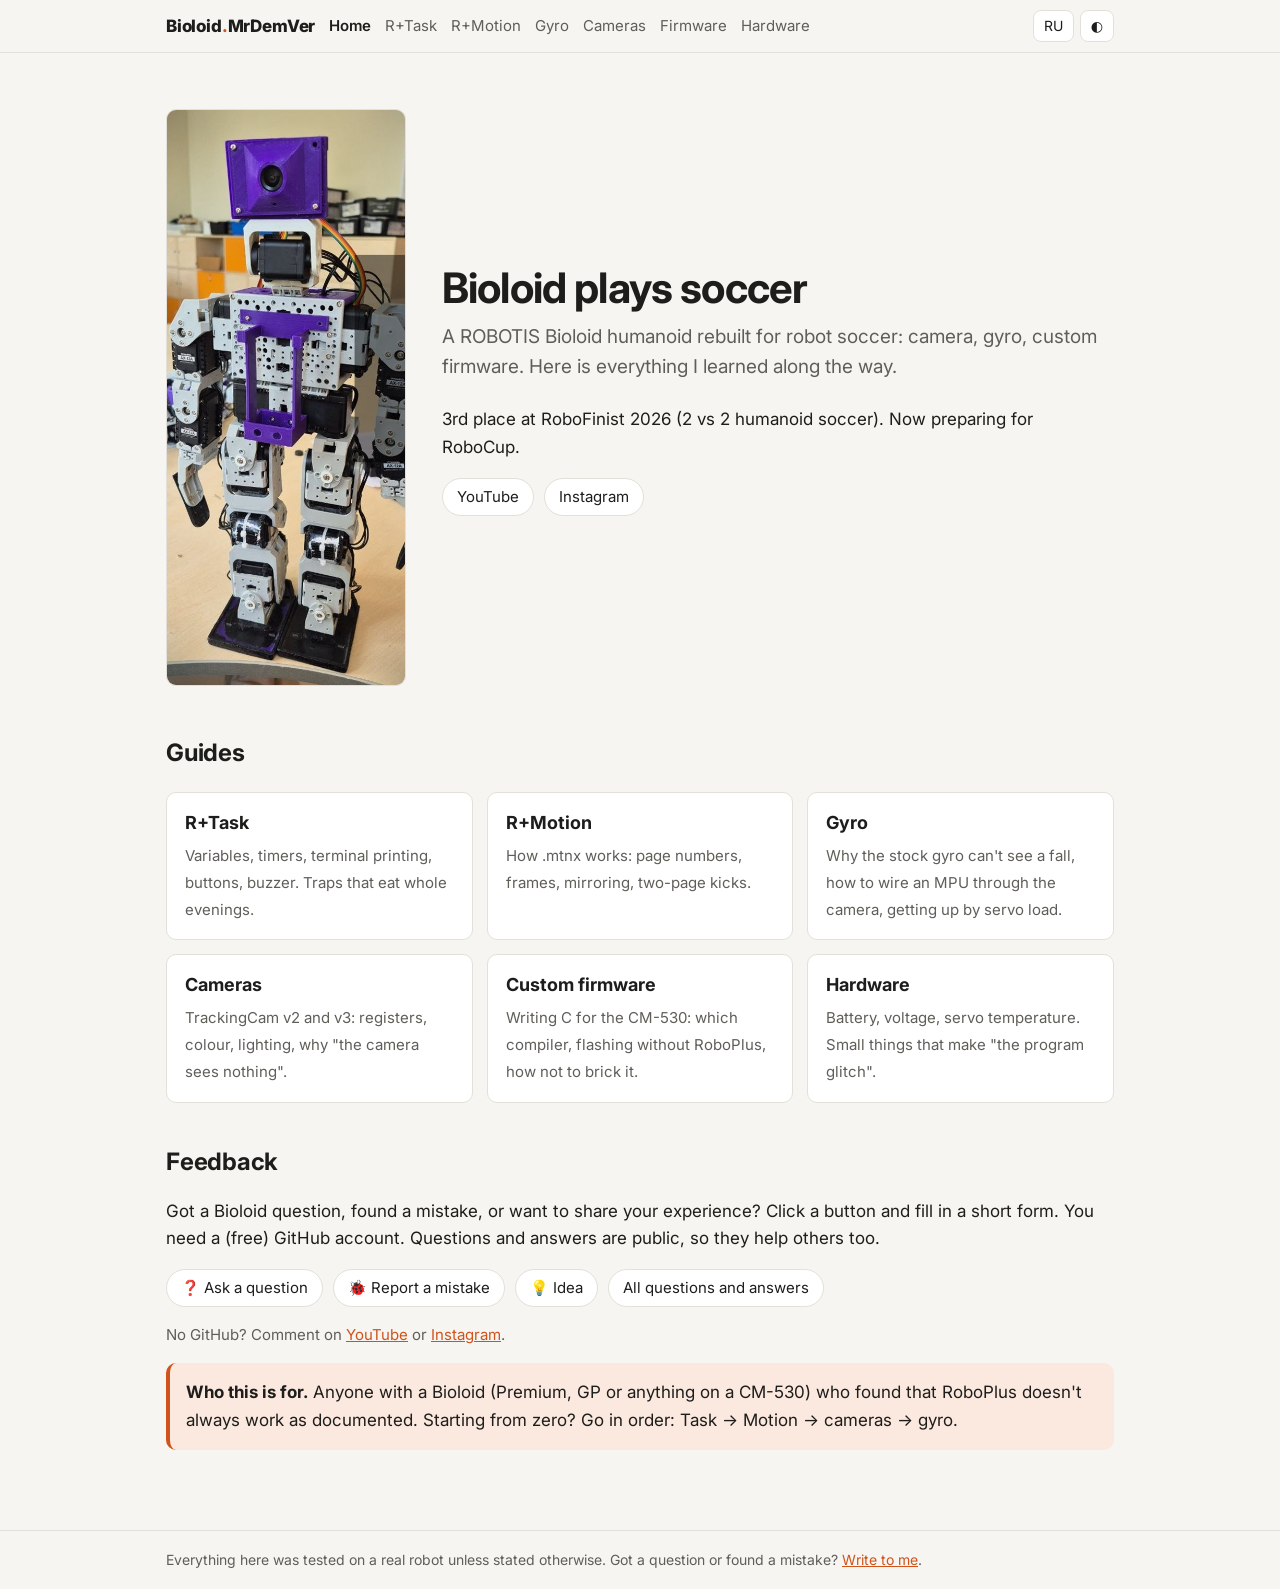
<file: index.html>
<!doctype html>
<html lang="ru" data-lang="ru">
<head>
<meta charset="utf-8">
<meta name="viewport" content="width=device-width, initial-scale=1">
<title>Bioloid документация на русском — робот Биолоид CM-530: гайды, программирование, прошивка · Bioloid MrDemVer</title>
<meta name="description" content="Документация и гайды по роботу Bioloid (Биолоид) ROBOTIS на CM-530: программирование в RoboPlus Task, движения R+ Motion, гироскоп, камеры TrackingCam, своя прошивка на C. Робофутбол, RoboCup.">
<meta name="keywords" content="Bioloid, Биолоид, Bioloid документация, Bioloid инструкция, ROBOTIS, CM-530, Bioloid Premium, Bioloid GP, робот Bioloid, гуманоид, робофутбол, RoboCup, RoboPlus, Dynamixel, AX-12, Bioloid на русском, Bioloid гайд, программирование Bioloid">
<meta property="og:title" content="Bioloid документация на русском — робот Биолоид CM-530: гайды, программирование, прошивка · Bioloid MrDemVer">
<meta property="og:description" content="Документация и гайды по роботу Bioloid (Биолоид) ROBOTIS на CM-530: программирование в RoboPlus Task, движения R+ Motion, гироскоп, камеры TrackingCam, своя прошивка на C. Робофутбол, RoboCup.">
<meta property="og:type" content="website">
<meta property="og:url" content="https://mrdemver.github.io/">
<meta name="google-site-verification" content="tGpSXkuATQW19PnV1t0p4YPmEEfWsWImLPjnhWDuLzs">
<link rel="icon" href="data:image/svg+xml,<svg xmlns='http://www.w3.org/2000/svg' viewBox='0 0 100 100'><text y='.9em' font-size='90'>🤖</text></svg>">
<link rel="preconnect" href="https://fonts.googleapis.com">
<link rel="stylesheet" href="https://fonts.googleapis.com/css2?family=Inter:wght@400;600;800&family=JetBrains+Mono&display=swap">
<link rel="stylesheet" href="style.css?v=6cc0ea39">
<script src="app.js?v=6cc0ea39"></script>
<!-- Яндекс Метрика -->
<script>
(function(m,e,t,r,i,k,a){m[i]=m[i]||function(){(m[i].a=m[i].a||[]).push(arguments)};
m[i].l=1*new Date();for(var j=0;j<document.scripts.length;j++){if(document.scripts[j].src===r){return;}}
k=e.createElement(t),a=e.getElementsByTagName(t)[0],k.async=1,k.src=r,a.parentNode.insertBefore(k,a)})
(window,document,"script","https://mc.yandex.ru/metrika/tag.js","ym");
ym(114229599,"init",{clickmap:true,trackLinks:true,accurateTrackBounce:true});
</script>
<noscript><div><img src="https://mc.yandex.ru/watch/114229599" style="position:absolute;left:-9999px;" alt=""></div></noscript>
</head>
<body>
<header class="top"><div class="top-inner">
  <a class="brand" href="index.html">Bioloid<span>.</span>MrDemVer</a>
  <button id="menu-btn" type="button" aria-label="Menu" aria-expanded="false">☰</button>
  <nav class="menu"><a href="index.html" class="active"><span class="ru">Главная</span><span class="en">Home</span></a><a href="task.html"><span class="ru">R+Task</span><span class="en">R+Task</span></a><a href="motion.html"><span class="ru">R+Motion</span><span class="en">R+Motion</span></a><a href="gyro.html"><span class="ru">Гироскоп</span><span class="en">Gyro</span></a><a href="camera.html"><span class="ru">Камеры</span><span class="en">Cameras</span></a><a href="firmware.html"><span class="ru">Своя прошивка</span><span class="en">Firmware</span></a><a href="hardware.html"><span class="ru">Железо</span><span class="en">Hardware</span></a></nav>
  <div class="switches">
    <button id="lang-btn" type="button" aria-label="Language">EN</button>
    <button id="theme-btn" type="button" aria-label="Theme">◐</button>
  </div>
</div></header>
<main class="wide">
<section class="hero hero-grid">
  <img class="hero-photo" src="img/robot.jpg" width="456" height="1100" alt="Bioloid с камерой и печатными деталями">
  <div>
  <div class="ru">
    <h1>Bioloid играет в футбол</h1>
    <p class="lead">Робот ROBOTIS Bioloid, переделанный под робофутбол: камера, гироскоп, своя прошивка. Здесь всё, что я узнал по ходу работы.</p>
    <p>3 место на РобоФинисте 2026 (футбол 2 на 2, гуманоиды). Сейчас готовлюсь к RoboCup.</p>
  </div>
  <div class="en">
    <h1>Bioloid plays soccer</h1>
    <p class="lead">A ROBOTIS Bioloid humanoid rebuilt for robot soccer: camera, gyro, custom firmware. Here is everything I learned along the way.</p>
    <p>3rd place at RoboFinist 2026 (2 vs 2 humanoid soccer). Now preparing for RoboCup.</p>
  </div>
  <div class="socials">
    <a href="https://www.youtube.com/@MrDemVer" target="_blank" rel="noopener">YouTube</a>
    <a href="https://www.instagram.com/mrdemver" target="_blank" rel="noopener">Instagram</a>
  </div>
  </div>
</section>

<h2><span class="ru">Объяснялки</span><span class="en">Guides</span></h2>
<div class="cards">
  <a class="card" href="task.html">
    <b>R+Task</b>
    <span class="ru">Переменные, таймеры, печать в терминал, кнопки, зуммер. Ловушки, на которые уходят вечера.</span>
    <span class="en">Variables, timers, terminal printing, buttons, buzzer. Traps that eat whole evenings.</span>
  </a>
  <a class="card" href="motion.html">
    <b>R+Motion</b>
    <span class="ru">Как устроен .mtnx: номера страниц, кадры, зеркалирование, удары из двух страниц.</span>
    <span class="en">How .mtnx works: page numbers, frames, mirroring, two-page kicks.</span>
  </a>
  <a class="card" href="gyro.html">
    <b class="ru">Гироскоп</b><b class="en">Gyro</b>
    <span class="ru">Почему штатный гиро не видит падение, как подключить MPU через камеру и встать по нагрузке серво.</span>
    <span class="en">Why the stock gyro can't see a fall, how to wire an MPU through the camera, getting up by servo load.</span>
  </a>
  <a class="card" href="camera.html">
    <b class="ru">Камеры</b><b class="en">Cameras</b>
    <span class="ru">TrackingCam v2 и v3: регистры, цвет, освещение, почему «камера не видит».</span>
    <span class="en">TrackingCam v2 and v3: registers, colour, lighting, why "the camera sees nothing".</span>
  </a>
  <a class="card" href="firmware.html">
    <b class="ru">Своя прошивка</b><b class="en">Custom firmware</b>
    <span class="ru">Пишем на C для CM-530: чем собирать, как заливать без RoboPlus, как не окирпичить.</span>
    <span class="en">Writing C for the CM-530: which compiler, flashing without RoboPlus, how not to brick it.</span>
  </a>
  <a class="card" href="hardware.html">
    <b class="ru">Железо</b><b class="en">Hardware</b>
    <span class="ru">Аккумулятор, напряжение, температура серво. Мелочи, из-за которых «прога глючит».</span>
    <span class="en">Battery, voltage, servo temperature. Small things that make "the program glitch".</span>
  </a>
</div>

<h2 id="feedback"><span class="ru">Обратная связь</span><span class="en">Feedback</span></h2>
<p class="ru">Есть вопрос по Bioloid, нашёл ошибку на сайте или хочешь поделиться своим опытом? Нажми кнопку и заполни короткую форму. Нужен аккаунт GitHub (бесплатный). Вопрос и ответ увидят все, так что они помогут и другим.</p>
<p class="en">Got a Bioloid question, found a mistake, or want to share your experience? Click a button and fill in a short form. You need a (free) GitHub account. Questions and answers are public, so they help others too.</p>
<div class="socials">
  <a href="https://github.com/MrDemVer/mrdemver.github.io/issues/new?template=1-question.yml" target="_blank" rel="noopener"><span class="ru">❓ Задать вопрос</span><span class="en">❓ Ask a question</span></a>
  <a href="https://github.com/MrDemVer/mrdemver.github.io/issues/new?template=2-mistake.yml" target="_blank" rel="noopener"><span class="ru">🐞 Нашёл ошибку</span><span class="en">🐞 Report a mistake</span></a>
  <a href="https://github.com/MrDemVer/mrdemver.github.io/issues/new?template=3-idea.yml" target="_blank" rel="noopener"><span class="ru">💡 Идея</span><span class="en">💡 Idea</span></a>
  <a href="https://github.com/MrDemVer/mrdemver.github.io/issues" target="_blank" rel="noopener"><span class="ru">Все вопросы и ответы</span><span class="en">All questions and answers</span></a>
</div>
<p class="ru" style="color:var(--muted);font-size:15px">Без GitHub можно написать в комментариях на <a href="https://www.youtube.com/@MrDemVer" target="_blank" rel="noopener">YouTube</a> или <a href="https://www.instagram.com/mrdemver" target="_blank" rel="noopener">Instagram</a>.</p>
<p class="en" style="color:var(--muted);font-size:15px">No GitHub? Comment on <a href="https://www.youtube.com/@MrDemVer" target="_blank" rel="noopener">YouTube</a> or <a href="https://www.instagram.com/mrdemver" target="_blank" rel="noopener">Instagram</a>.</p>

<div class="note">
  <p class="ru"><b>Для кого это.</b> Для тех, у кого есть Bioloid (Premium, GP или похожий на CM-530) и кто упёрся в то, что в RoboPlus не всё работает как написано. Если начинаешь с нуля, иди по порядку: Task → Motion → камеры → гиро.</p>
  <p class="en"><b>Who this is for.</b> Anyone with a Bioloid (Premium, GP or anything on a CM-530) who found that RoboPlus doesn't always work as documented. Starting from zero? Go in order: Task → Motion → cameras → gyro.</p>
</div>


</main>
<footer><div class="inner">
  <span class="ru">Всё проверено на живом роботе, если не сказано обратное. Есть вопрос или нашёл ошибку? <a href="index.html#feedback">Напиши</a>.</span>
  <span class="en">Everything here was tested on a real robot unless stated otherwise. Got a question or found a mistake? <a href="index.html#feedback">Write to me</a>.</span>
</div></footer>
</body>
</html>
</file>
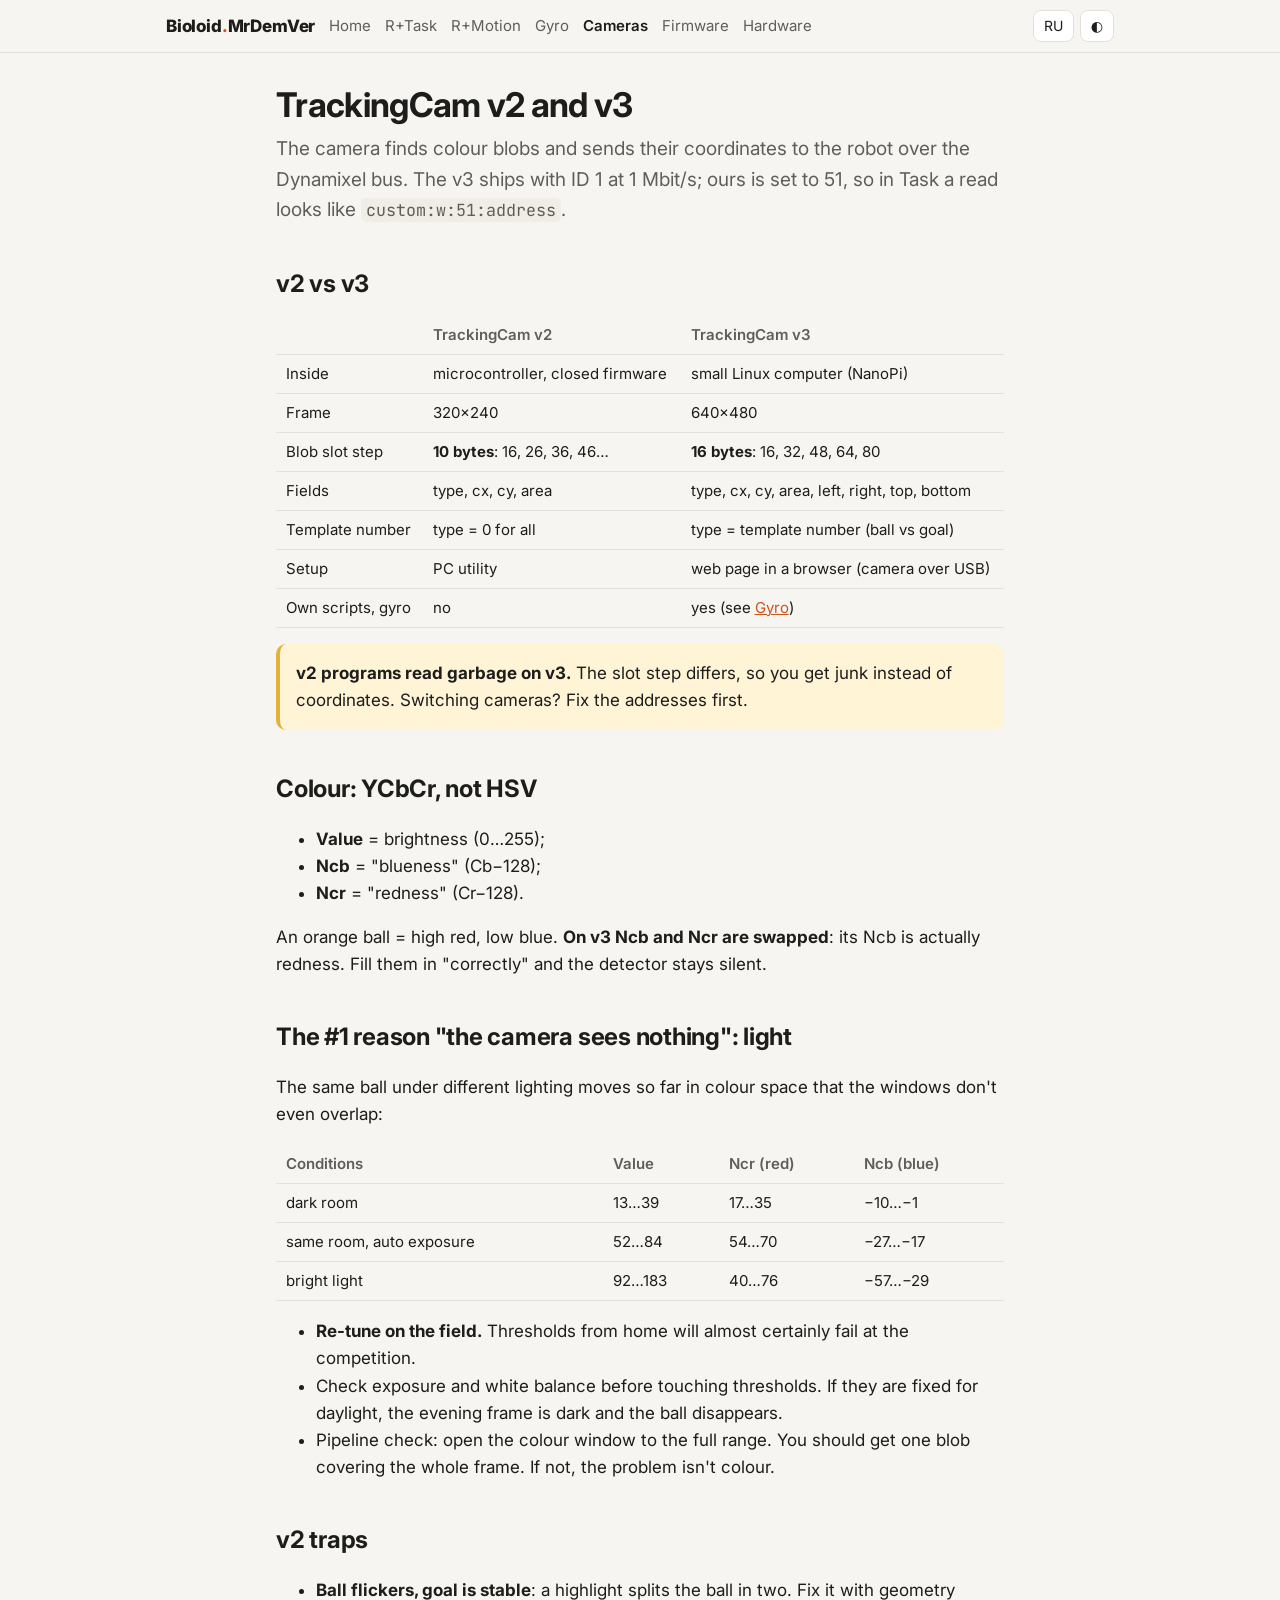
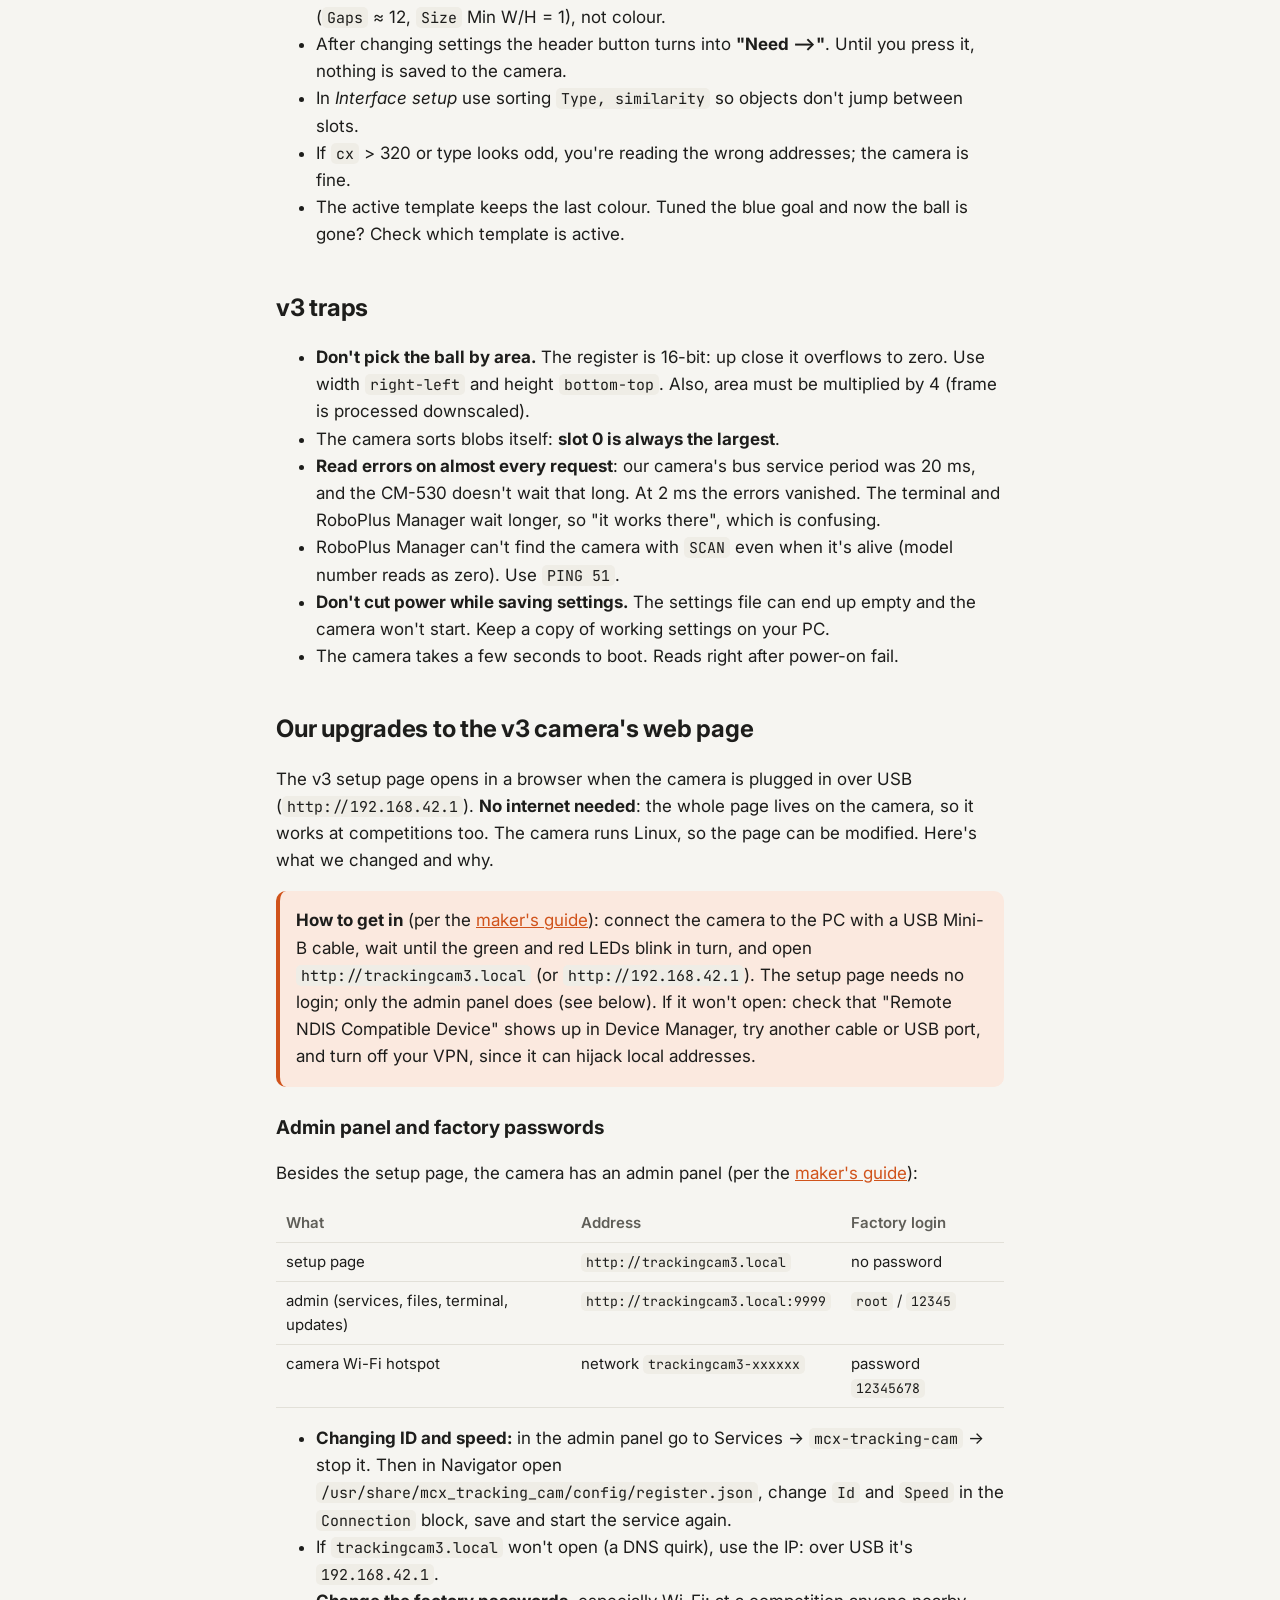
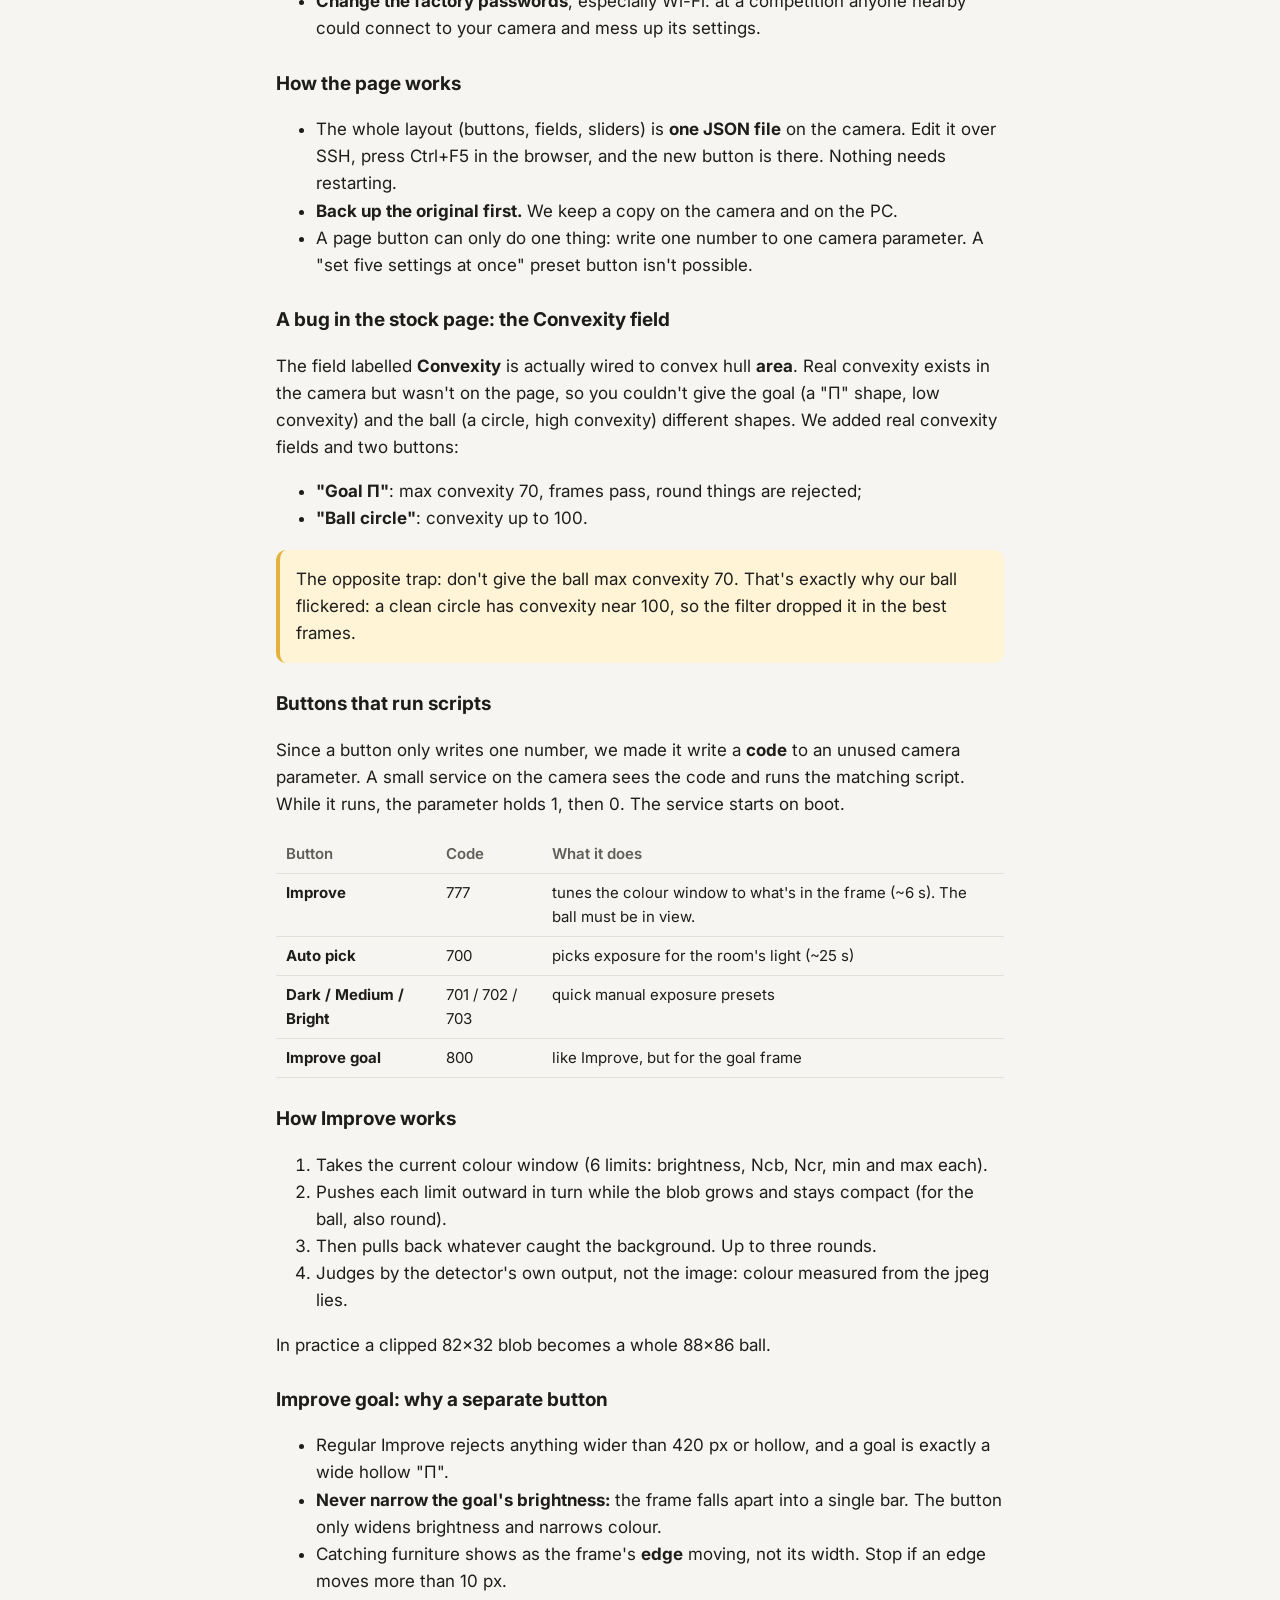
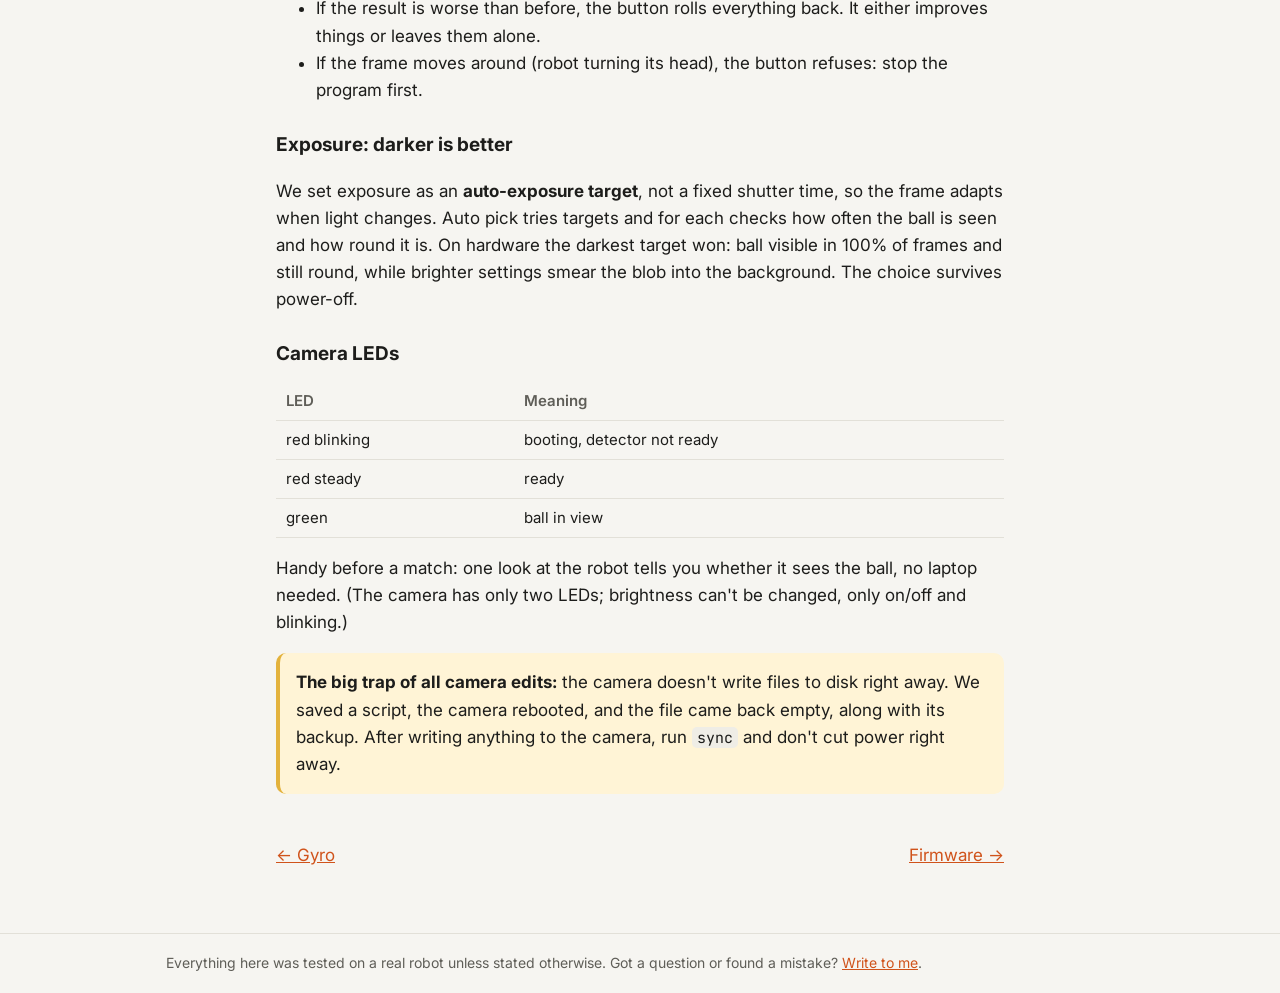
<file: camera.html>
<!doctype html>
<html lang="ru" data-lang="ru">
<head>
<meta charset="utf-8">
<meta name="viewport" content="width=device-width, initial-scale=1">
<title>Камеры TrackingCam v2 и v3 на Bioloid CM-530 — настройка и регистры · Bioloid MrDemVer</title>
<meta name="description" content="Камера TrackingCam v2 и v3 на роботе Bioloid (Биолоид) CM-530: настройка цвета мяча, регистры, пороги, поиск мяча и ворот для робофутбола.">
<meta name="keywords" content="Bioloid, Биолоид, Bioloid документация, Bioloid инструкция, ROBOTIS, CM-530, Bioloid Premium, Bioloid GP, робот Bioloid, гуманоид, робофутбол, RoboCup, RoboPlus, Dynamixel, AX-12, TrackingCam, TrackingCam v3, камера Bioloid, поиск мяча">
<meta property="og:title" content="Камеры TrackingCam v2 и v3 на Bioloid CM-530 — настройка и регистры · Bioloid MrDemVer">
<meta property="og:description" content="Камера TrackingCam v2 и v3 на роботе Bioloid (Биолоид) CM-530: настройка цвета мяча, регистры, пороги, поиск мяча и ворот для робофутбола.">
<meta property="og:type" content="website">
<meta property="og:url" content="https://mrdemver.github.io/camera.html">
<meta name="google-site-verification" content="tGpSXkuATQW19PnV1t0p4YPmEEfWsWImLPjnhWDuLzs">
<link rel="icon" href="data:image/svg+xml,<svg xmlns='http://www.w3.org/2000/svg' viewBox='0 0 100 100'><text y='.9em' font-size='90'>🤖</text></svg>">
<link rel="preconnect" href="https://fonts.googleapis.com">
<link rel="stylesheet" href="https://fonts.googleapis.com/css2?family=Inter:wght@400;600;800&family=JetBrains+Mono&display=swap">
<link rel="stylesheet" href="style.css?v=6cc0ea39">
<script src="app.js?v=6cc0ea39"></script>
<!-- Яндекс Метрика -->
<script>
(function(m,e,t,r,i,k,a){m[i]=m[i]||function(){(m[i].a=m[i].a||[]).push(arguments)};
m[i].l=1*new Date();for(var j=0;j<document.scripts.length;j++){if(document.scripts[j].src===r){return;}}
k=e.createElement(t),a=e.getElementsByTagName(t)[0],k.async=1,k.src=r,a.parentNode.insertBefore(k,a)})
(window,document,"script","https://mc.yandex.ru/metrika/tag.js","ym");
ym(114229599,"init",{clickmap:true,trackLinks:true,accurateTrackBounce:true});
</script>
<noscript><div><img src="https://mc.yandex.ru/watch/114229599" style="position:absolute;left:-9999px;" alt=""></div></noscript>
</head>
<body>
<header class="top"><div class="top-inner">
  <a class="brand" href="index.html">Bioloid<span>.</span>MrDemVer</a>
  <button id="menu-btn" type="button" aria-label="Menu" aria-expanded="false">☰</button>
  <nav class="menu"><a href="index.html"><span class="ru">Главная</span><span class="en">Home</span></a><a href="task.html"><span class="ru">R+Task</span><span class="en">R+Task</span></a><a href="motion.html"><span class="ru">R+Motion</span><span class="en">R+Motion</span></a><a href="gyro.html"><span class="ru">Гироскоп</span><span class="en">Gyro</span></a><a href="camera.html" class="active"><span class="ru">Камеры</span><span class="en">Cameras</span></a><a href="firmware.html"><span class="ru">Своя прошивка</span><span class="en">Firmware</span></a><a href="hardware.html"><span class="ru">Железо</span><span class="en">Hardware</span></a></nav>
  <div class="switches">
    <button id="lang-btn" type="button" aria-label="Language">EN</button>
    <button id="theme-btn" type="button" aria-label="Theme">◐</button>
  </div>
</div></header>
<main>
<div class="ru">
<h1>Камеры TrackingCam v2 и v3</h1>
<p class="lead">Камера ищет цветные пятна (блобы) и отдаёт их координаты роботу по шине Dynamixel. У v3 с завода ID 1 и скорость 1 Мбит/с, у нас ID 51, поэтому в Task чтение выглядит как <code>custom:w:51:адрес</code>.</p>

<h2>v2 и v3: в чём разница</h2>
<div class="table-wrap"><table>
<tr><th></th><th>TrackingCam v2</th><th>TrackingCam v3</th></tr>
<tr><td>Внутри</td><td>микроконтроллер, закрытая прошивка</td><td>маленький Linux-компьютер (NanoPi)</td></tr>
<tr><td>Кадр</td><td>320×240</td><td>640×480</td></tr>
<tr><td>Шаг слота блоба</td><td><b>10 байт</b>: 16, 26, 36, 46…</td><td><b>16 байт</b>: 16, 32, 48, 64, 80</td></tr>
<tr><td>Поля</td><td>type, cx, cy, area</td><td>type, cx, cy, area, left, right, top, bottom</td></tr>
<tr><td>Номер шаблона</td><td>type = 0 у всех</td><td>type = номер шаблона (мяч и ворота различаются)</td></tr>
<tr><td>Настройка</td><td>утилита на ПК</td><td>сайт в браузере (камера по USB)</td></tr>
<tr><td>Свои скрипты, гиро</td><td>нет</td><td>да (см. <a href="gyro.html">Гироскоп</a>)</td></tr>
</table></div>
<div class="warn"><p><b>Проги под v2 на v3 читают мимо.</b> Шаг слотов разный, поэтому вместо координат приходит мусор. Если переносишь прогу на другую камеру, первым делом поменяй адреса.</p></div>

<h2>Цвет: YCbCr, а не HSV</h2>
<p>Ползунки цвета на обеих камерах устроены так:</p>
<ul>
  <li><b>Value</b> — яркость (0…255);</li>
  <li><b>Ncb</b> — «синева» (Cb−128);</li>
  <li><b>Ncr</b> — «краснота» (Cr−128).</li>
</ul>
<p>У оранжевого мяча краснота высокая, синева низкая. <b>У v3 Ncb и Ncr переставлены местами</b>: её Ncb на деле краснота. Если заполнить их по подписям, камера не найдёт ничего.</p>

<h2>Главная причина «камера не видит» — свет</h2>
<p>Один и тот же мяч в разном свете так сильно меняет цвет, что окна настроек вообще не пересекаются:</p>
<div class="table-wrap"><table>
<tr><th>Условия</th><th>Value</th><th>Ncr (краснота)</th><th>Ncb (синева)</th></tr>
<tr><td>тёмная комната</td><td>13…39</td><td>17…35</td><td>−10…−1</td></tr>
<tr><td>та же комната, автоэкспозиция</td><td>52…84</td><td>54…70</td><td>−27…−17</td></tr>
<tr><td>яркий свет</td><td>92…183</td><td>40…76</td><td>−57…−29</td></tr>
</table></div>
<ul>
  <li><b>На поле настраивай заново.</b> Порог, подобранный дома, на соревнованиях почти наверняка не сработает.</li>
  <li>Прежде чем крутить пороги, проверь экспозицию и баланс белого. Если они прибиты под дневной свет, вечером кадр тёмный, и мяч пропадает.</li>
  <li>Быстрая проверка: раскрой окно цвета на весь диапазон. Должно появиться одно пятно на весь кадр. Если не появилось, дело не в цвете.</li>
</ul>

<h2>Грабли v2</h2>
<ul>
  <li><b>Мяч мигает, ворота видны стабильно</b> — блик режет мяч на два куска. Лечится геометрией: <code>Gaps</code> ≈ 12, <code>Size</code> (Min W/H) = 1, а не порогами цвета.</li>
  <li>После правки настроек кнопка в шапке меняется на <b>«Need -->»</b>. Пока её не нажмёшь, в камеру ничего не ушло.</li>
  <li>В <i>Interface setup</i> поставь сортировку <code>Type, similarity</code>, тогда объекты не скачут по слотам.</li>
  <li>Если <code>cx</code> больше 320 или type странный, ты читаешь не те адреса, а камера тут ни при чём.</li>
  <li>Включённый шаблон помнит последний цвет. Если после настройки синих ворот пропал мяч, проверь, какой шаблон включён.</li>
</ul>

<h2>Грабли v3</h2>
<ul>
  <li><b>Не выбирай мяч по area.</b> Регистр 16-битный: вблизи он переполняется и становится нулём. Бери ширину <code>right−left</code> и высоту <code>bottom−top</code>. И area в регистре надо умножать на 4 (кадр обрабатывается прореженным).</li>
  <li>Камера сама сортирует пятна: <b>слот 0 всегда самый крупный</b>. Перебирать все пять не обязательно.</li>
  <li><b>Ошибки чтения почти на каждом запросе</b>: у нас в настройках камеры такт обслуживания шины стоял 20 мс, а CM-530 столько не ждёт. С 2 мс ошибки ушли полностью. Терминал и RoboPlus Manager ждут дольше, поэтому у них «всё работает», и это сбивает с толку.</li>
  <li>RoboPlus Manager не находит камеру через <code>SCAN</code>, хотя она жива: в номере модели она отдаёт ноль. Проверяй через <code>PING 51</code>.</li>
  <li><b>Не выключай питание во время сохранения настроек.</b> Файл настроек может обнулиться, и камера перестанет стартовать. Держи копию рабочих настроек на ПК.</li>
  <li>Камера загружается несколько секунд. Если прога читает её сразу после включения, первые чтения дают ошибки.</li>
</ul>

<h2>Наши доработки сайта камеры v3</h2>
<p>Сайт настройки v3 открывается в браузере, когда камера подключена по USB (<code>http://192.168.42.1</code>). <b>Интернет для него не нужен</b>: вся страница лежит на самой камере, так что на соревнованиях она тоже работает. Внутри камеры Linux, поэтому сайт можно дорабатывать. Вот что мы поменяли и почему.</p>
<div class="note"><p><b>Как зайти</b> (по <a href="https://wiki.appliedrobotics.ru/metod/Trackingcam_v3/g_4.html" target="_blank" rel="noopener">инструкции производителя</a>): подключи камеру к ПК кабелем USB Mini-B, дождись, когда зелёный и красный светодиоды начнут мигать по очереди, и открой в браузере <code>http://trackingcam3.local</code> (или <code>http://192.168.42.1</code>). Для сайта настройки логин и пароль не нужны, они нужны только для администрирования (см. ниже). Если страница не открывается: проверь, что в диспетчере устройств появился «Remote NDIS Compatible Device», смени кабель или USB-порт и выключи VPN, он может уводить локальные адреса.</p></div>

<h3>Администрирование и заводские пароли</h3>
<p>Кроме сайта настройки, у камеры есть панель администрирования (по <a href="https://wiki.appliedrobotics.ru/metod/Trackingcam_v3/g_3.html" target="_blank" rel="noopener">инструкции производителя</a>):</p>
<div class="table-wrap"><table>
<tr><th>Что</th><th>Адрес</th><th>Заводской вход</th></tr>
<tr><td>сайт настройки</td><td><code>http://trackingcam3.local</code></td><td>без пароля</td></tr>
<tr><td>администрирование (службы, файлы, терминал, обновление)</td><td><code>http://trackingcam3.local:9999</code></td><td><code>root</code> / <code>12345</code></td></tr>
<tr><td>Wi-Fi точка камеры</td><td>сеть <code>trackingcam3-xxxxxx</code></td><td>пароль <code>12345678</code></td></tr>
</table></div>
<ul>
  <li><b>Сменить ID и скорость:</b> в администрировании вкладка «Службы» → <code>mcx-tracking-cam</code> → остановить. Потом в Navigator открыть <code>/usr/share/mcx_tracking_cam/config/register.json</code>, в блоке <code>Connection</code> поменять <code>Id</code> и <code>Speed</code>, сохранить и снова запустить службу.</li>
  <li>Если <code>trackingcam3.local</code> не открывается (так бывает из-за DNS), заходи по IP: по USB это <code>192.168.42.1</code>.</li>
  <li><b>Смени заводские пароли</b>, особенно от Wi-Fi: на соревнованиях кто угодно рядом может подключиться к камере и сбить настройки.</li>
</ul>

<h3>Как устроен сайт</h3>
<ul>
  <li>Вся раскладка страницы (кнопки, поля, ползунки) лежит <b>одним JSON-файлом</b> на камере. Поправил файл по SSH, нажал Ctrl+F5 в браузере, и новая кнопка на месте. Ничего перезапускать не надо.</li>
  <li><b>Сначала сохрани копию оригинала.</b> Мы держим бэкап и на камере, и на ПК.</li>
  <li>Кнопка сайта умеет только одно: записать одно число в один параметр камеры. Пресет «выставить пять настроек разом» одной кнопкой не сделать.</li>
</ul>

<h3>Ошибка заводского сайта: поле Convexity</h3>
<p>Поле, подписанное <b>Convexity</b> (выпуклость), на самом деле привязано к <b>площади</b> выпуклой оболочки. Настоящая выпуклость в камере есть, но на сайт выведена не была. Поэтому воротам (форма «П», выпуклость низкая) и мячу (круг, выпуклость высокая) нельзя было задать разную форму. Мы добавили настоящие поля выпуклости и две кнопки:</p>
<ul>
  <li><b>«Ворота П»</b> — максимальная выпуклость 70: проходят рамки, круглое отсекается;</li>
  <li><b>«Мяч круг»</b> — выпуклость до 100.</li>
</ul>
<div class="warn"><p>Обратная ловушка: мячу выпуклость 70 ставить нельзя. У нас мяч мигал именно поэтому: чистый круг имеет выпуклость почти 100, и фильтр выкидывал его в самые хорошие кадры.</p></div>

<h3>Кнопки, которые запускают скрипты</h3>
<p>Раз кнопка пишет только одно число, мы сделали так: кнопка пишет <b>код</b> в неиспользуемый параметр камеры, а маленькая служба на камере видит этот код и запускает нужный скрипт. Пока скрипт работает, в параметре лежит 1, по окончании 0. Служба стартует сама при включении.</p>
<div class="table-wrap"><table>
<tr><th>Кнопка</th><th>Код</th><th>Что делает</th></tr>
<tr><td><b>Улучшить</b></td><td>777</td><td>подбирает окно цвета под то, что сейчас в кадре (~6 с). Мяч должен быть в кадре.</td></tr>
<tr><td><b>Подобрать сам</b></td><td>700</td><td>сам выбирает экспозицию под свет в зале (~25 с)</td></tr>
<tr><td><b>Тёмный / Средний / Светлый</b></td><td>701 / 702 / 703</td><td>быстро выставить экспозицию под свет вручную</td></tr>
<tr><td><b>Улучшить ворота</b></td><td>800</td><td>то же, что «Улучшить», но для рамки ворот</td></tr>
</table></div>

<h3>Как работает «Улучшить»</h3>
<ol>
  <li>Берёт текущее окно цвета (6 границ: яркость, Ncb и Ncr, у каждой min и max).</li>
  <li>По очереди раздвигает каждую границу наружу, пока пятно растёт и остаётся компактным (для мяча ещё и круглым).</li>
  <li>Потом сужает обратно то, что зацепило фон. До трёх кругов.</li>
  <li>Решает по ответу самого детектора, а не по картинке: цвет, посчитанный по jpeg, врёт.</li>
</ol>
<p>На практике из обрезанного пятна 82×32 получается целый мяч 88×86.</p>

<h3>«Улучшить ворота»: почему отдельная кнопка</h3>
<ul>
  <li>Обычное «Улучшить» бракует всё шире 420 px и пустое внутри, а ворота как раз широкая пустая «П».</li>
  <li><b>Яркость ворот сужать нельзя:</b> рама разваливается до одной перекладины. Кнопка только расширяет яркость, а сужает цвет.</li>
  <li>Зацепило ли окно мебель, видно по сдвигу <b>края</b> рамки, а не по её ширине. Если край уехал больше чем на 10 px, кнопка останавливается.</li>
  <li>Если итог хуже, чем был, кнопка откатывает всё назад. То есть она либо улучшает, либо ничего не трогает.</li>
  <li>Если рама ездит по кадру (робот вертит головой), кнопка отказывается работать: сначала останови прогу.</li>
</ul>

<h3>Экспозиция: «темнее — лучше»</h3>
<p>Экспозицию мы задаём не фиксированной выдержкой, а <b>целью автоэкспозиции</b>: при смене света кадр сам подстраивается. Автоподбор перебирает цели и для каждой смотрит, как часто виден мяч и насколько он круглый. На железе победила самая тёмная цель: мяч виден в 100% кадров и остаётся круглым, а на светлых настройках пятно расплывается на фон. Выбор сохраняется и переживает выключение.</p>

<h3>Светодиоды камеры</h3>
<div class="table-wrap"><table>
<tr><th>Что горит</th><th>Что значит</th></tr>
<tr><td>красный мигает</td><td>камера загружается, детектор ещё не готов</td></tr>
<tr><td>красный ровно</td><td>готова к работе</td></tr>
<tr><td>зелёный</td><td>в кадре мяч</td></tr>
</table></div>
<p>Удобно перед матчем: глянул на робота, и сразу видно, видит ли он мяч, без ноутбука. (У камеры всего два светодиода, яркость у них не регулируется, только вкл/выкл и мигание.)</p>

<div class="warn"><p><b>Главная грабля всех доработок:</b> камера пишет файлы не сразу. Мы записали скрипт, камера перезагрузилась, и файл стал пустым вместе с бэкапом. После любой записи на камеру выполняй <code>sync</code> и не выдёргивай питание сразу.</p></div>
</div>

<div class="en">
<h1>TrackingCam v2 and v3</h1>
<p class="lead">The camera finds colour blobs and sends their coordinates to the robot over the Dynamixel bus. The v3 ships with ID 1 at 1 Mbit/s; ours is set to 51, so in Task a read looks like <code>custom:w:51:address</code>.</p>

<h2>v2 vs v3</h2>
<div class="table-wrap"><table>
<tr><th></th><th>TrackingCam v2</th><th>TrackingCam v3</th></tr>
<tr><td>Inside</td><td>microcontroller, closed firmware</td><td>small Linux computer (NanoPi)</td></tr>
<tr><td>Frame</td><td>320×240</td><td>640×480</td></tr>
<tr><td>Blob slot step</td><td><b>10 bytes</b>: 16, 26, 36, 46…</td><td><b>16 bytes</b>: 16, 32, 48, 64, 80</td></tr>
<tr><td>Fields</td><td>type, cx, cy, area</td><td>type, cx, cy, area, left, right, top, bottom</td></tr>
<tr><td>Template number</td><td>type = 0 for all</td><td>type = template number (ball vs goal)</td></tr>
<tr><td>Setup</td><td>PC utility</td><td>web page in a browser (camera over USB)</td></tr>
<tr><td>Own scripts, gyro</td><td>no</td><td>yes (see <a href="gyro.html">Gyro</a>)</td></tr>
</table></div>
<div class="warn"><p><b>v2 programs read garbage on v3.</b> The slot step differs, so you get junk instead of coordinates. Switching cameras? Fix the addresses first.</p></div>

<h2>Colour: YCbCr, not HSV</h2>
<ul>
  <li><b>Value</b> = brightness (0…255);</li>
  <li><b>Ncb</b> = "blueness" (Cb−128);</li>
  <li><b>Ncr</b> = "redness" (Cr−128).</li>
</ul>
<p>An orange ball = high red, low blue. <b>On v3 Ncb and Ncr are swapped</b>: its Ncb is actually redness. Fill them in "correctly" and the detector stays silent.</p>

<h2>The #1 reason "the camera sees nothing": light</h2>
<p>The same ball under different lighting moves so far in colour space that the windows don't even overlap:</p>
<div class="table-wrap"><table>
<tr><th>Conditions</th><th>Value</th><th>Ncr (red)</th><th>Ncb (blue)</th></tr>
<tr><td>dark room</td><td>13…39</td><td>17…35</td><td>−10…−1</td></tr>
<tr><td>same room, auto exposure</td><td>52…84</td><td>54…70</td><td>−27…−17</td></tr>
<tr><td>bright light</td><td>92…183</td><td>40…76</td><td>−57…−29</td></tr>
</table></div>
<ul>
  <li><b>Re-tune on the field.</b> Thresholds from home will almost certainly fail at the competition.</li>
  <li>Check exposure and white balance before touching thresholds. If they are fixed for daylight, the evening frame is dark and the ball disappears.</li>
  <li>Pipeline check: open the colour window to the full range. You should get one blob covering the whole frame. If not, the problem isn't colour.</li>
</ul>

<h2>v2 traps</h2>
<ul>
  <li><b>Ball flickers, goal is stable</b>: a highlight splits the ball in two. Fix it with geometry (<code>Gaps</code> ≈ 12, <code>Size</code> Min W/H = 1), not colour.</li>
  <li>After changing settings the header button turns into <b>"Need -->"</b>. Until you press it, nothing is saved to the camera.</li>
  <li>In <i>Interface setup</i> use sorting <code>Type, similarity</code> so objects don't jump between slots.</li>
  <li>If <code>cx</code> &gt; 320 or type looks odd, you're reading the wrong addresses; the camera is fine.</li>
  <li>The active template keeps the last colour. Tuned the blue goal and now the ball is gone? Check which template is active.</li>
</ul>

<h2>v3 traps</h2>
<ul>
  <li><b>Don't pick the ball by area.</b> The register is 16-bit: up close it overflows to zero. Use width <code>right−left</code> and height <code>bottom−top</code>. Also, area must be multiplied by 4 (frame is processed downscaled).</li>
  <li>The camera sorts blobs itself: <b>slot 0 is always the largest</b>.</li>
  <li><b>Read errors on almost every request</b>: our camera's bus service period was 20 ms, and the CM-530 doesn't wait that long. At 2 ms the errors vanished. The terminal and RoboPlus Manager wait longer, so "it works there", which is confusing.</li>
  <li>RoboPlus Manager can't find the camera with <code>SCAN</code> even when it's alive (model number reads as zero). Use <code>PING 51</code>.</li>
  <li><b>Don't cut power while saving settings.</b> The settings file can end up empty and the camera won't start. Keep a copy of working settings on your PC.</li>
  <li>The camera takes a few seconds to boot. Reads right after power-on fail.</li>
</ul>

<h2>Our upgrades to the v3 camera's web page</h2>
<p>The v3 setup page opens in a browser when the camera is plugged in over USB (<code>http://192.168.42.1</code>). <b>No internet needed</b>: the whole page lives on the camera, so it works at competitions too. The camera runs Linux, so the page can be modified. Here's what we changed and why.</p>
<div class="note"><p><b>How to get in</b> (per the <a href="https://wiki.appliedrobotics.ru/metod/Trackingcam_v3/g_4.html" target="_blank" rel="noopener">maker's guide</a>): connect the camera to the PC with a USB Mini-B cable, wait until the green and red LEDs blink in turn, and open <code>http://trackingcam3.local</code> (or <code>http://192.168.42.1</code>). The setup page needs no login; only the admin panel does (see below). If it won't open: check that "Remote NDIS Compatible Device" shows up in Device Manager, try another cable or USB port, and turn off your VPN, since it can hijack local addresses.</p></div>

<h3>Admin panel and factory passwords</h3>
<p>Besides the setup page, the camera has an admin panel (per the <a href="https://wiki.appliedrobotics.ru/metod/Trackingcam_v3/g_3.html" target="_blank" rel="noopener">maker's guide</a>):</p>
<div class="table-wrap"><table>
<tr><th>What</th><th>Address</th><th>Factory login</th></tr>
<tr><td>setup page</td><td><code>http://trackingcam3.local</code></td><td>no password</td></tr>
<tr><td>admin (services, files, terminal, updates)</td><td><code>http://trackingcam3.local:9999</code></td><td><code>root</code> / <code>12345</code></td></tr>
<tr><td>camera Wi-Fi hotspot</td><td>network <code>trackingcam3-xxxxxx</code></td><td>password <code>12345678</code></td></tr>
</table></div>
<ul>
  <li><b>Changing ID and speed:</b> in the admin panel go to Services → <code>mcx-tracking-cam</code> → stop it. Then in Navigator open <code>/usr/share/mcx_tracking_cam/config/register.json</code>, change <code>Id</code> and <code>Speed</code> in the <code>Connection</code> block, save and start the service again.</li>
  <li>If <code>trackingcam3.local</code> won't open (a DNS quirk), use the IP: over USB it's <code>192.168.42.1</code>.</li>
  <li><b>Change the factory passwords</b>, especially Wi-Fi: at a competition anyone nearby could connect to your camera and mess up its settings.</li>
</ul>

<h3>How the page works</h3>
<ul>
  <li>The whole layout (buttons, fields, sliders) is <b>one JSON file</b> on the camera. Edit it over SSH, press Ctrl+F5 in the browser, and the new button is there. Nothing needs restarting.</li>
  <li><b>Back up the original first.</b> We keep a copy on the camera and on the PC.</li>
  <li>A page button can only do one thing: write one number to one camera parameter. A "set five settings at once" preset button isn't possible.</li>
</ul>

<h3>A bug in the stock page: the Convexity field</h3>
<p>The field labelled <b>Convexity</b> is actually wired to convex hull <b>area</b>. Real convexity exists in the camera but wasn't on the page, so you couldn't give the goal (a "П" shape, low convexity) and the ball (a circle, high convexity) different shapes. We added real convexity fields and two buttons:</p>
<ul>
  <li><b>"Goal П"</b>: max convexity 70, frames pass, round things are rejected;</li>
  <li><b>"Ball circle"</b>: convexity up to 100.</li>
</ul>
<div class="warn"><p>The opposite trap: don't give the ball max convexity 70. That's exactly why our ball flickered: a clean circle has convexity near 100, so the filter dropped it in the best frames.</p></div>

<h3>Buttons that run scripts</h3>
<p>Since a button only writes one number, we made it write a <b>code</b> to an unused camera parameter. A small service on the camera sees the code and runs the matching script. While it runs, the parameter holds 1, then 0. The service starts on boot.</p>
<div class="table-wrap"><table>
<tr><th>Button</th><th>Code</th><th>What it does</th></tr>
<tr><td><b>Improve</b></td><td>777</td><td>tunes the colour window to what's in the frame (~6 s). The ball must be in view.</td></tr>
<tr><td><b>Auto pick</b></td><td>700</td><td>picks exposure for the room's light (~25 s)</td></tr>
<tr><td><b>Dark / Medium / Bright</b></td><td>701 / 702 / 703</td><td>quick manual exposure presets</td></tr>
<tr><td><b>Improve goal</b></td><td>800</td><td>like Improve, but for the goal frame</td></tr>
</table></div>

<h3>How Improve works</h3>
<ol>
  <li>Takes the current colour window (6 limits: brightness, Ncb, Ncr, min and max each).</li>
  <li>Pushes each limit outward in turn while the blob grows and stays compact (for the ball, also round).</li>
  <li>Then pulls back whatever caught the background. Up to three rounds.</li>
  <li>Judges by the detector's own output, not the image: colour measured from the jpeg lies.</li>
</ol>
<p>In practice a clipped 82×32 blob becomes a whole 88×86 ball.</p>

<h3>Improve goal: why a separate button</h3>
<ul>
  <li>Regular Improve rejects anything wider than 420 px or hollow, and a goal is exactly a wide hollow "П".</li>
  <li><b>Never narrow the goal's brightness:</b> the frame falls apart into a single bar. The button only widens brightness and narrows colour.</li>
  <li>Catching furniture shows as the frame's <b>edge</b> moving, not its width. Stop if an edge moves more than 10 px.</li>
  <li>If the result is worse than before, the button rolls everything back. It either improves things or leaves them alone.</li>
  <li>If the frame moves around (robot turning its head), the button refuses: stop the program first.</li>
</ul>

<h3>Exposure: darker is better</h3>
<p>We set exposure as an <b>auto-exposure target</b>, not a fixed shutter time, so the frame adapts when light changes. Auto pick tries targets and for each checks how often the ball is seen and how round it is. On hardware the darkest target won: ball visible in 100% of frames and still round, while brighter settings smear the blob into the background. The choice survives power-off.</p>

<h3>Camera LEDs</h3>
<div class="table-wrap"><table>
<tr><th>LED</th><th>Meaning</th></tr>
<tr><td>red blinking</td><td>booting, detector not ready</td></tr>
<tr><td>red steady</td><td>ready</td></tr>
<tr><td>green</td><td>ball in view</td></tr>
</table></div>
<p>Handy before a match: one look at the robot tells you whether it sees the ball, no laptop needed. (The camera has only two LEDs; brightness can't be changed, only on/off and blinking.)</p>

<div class="warn"><p><b>The big trap of all camera edits:</b> the camera doesn't write files to disk right away. We saved a script, the camera rebooted, and the file came back empty, along with its backup. After writing anything to the camera, run <code>sync</code> and don't cut power right away.</p></div>
</div>

<div class="pager"><a href="gyro.html">← <span class="ru">Гироскоп</span><span class="en">Gyro</span></a><a href="firmware.html"><span class="ru">Своя прошивка</span><span class="en">Firmware</span> →</a></div>
</main>
<footer><div class="inner">
  <span class="ru">Всё проверено на живом роботе, если не сказано обратное. Есть вопрос или нашёл ошибку? <a href="index.html#feedback">Напиши</a>.</span>
  <span class="en">Everything here was tested on a real robot unless stated otherwise. Got a question or found a mistake? <a href="index.html#feedback">Write to me</a>.</span>
</div></footer>
</body>
</html>
</file>
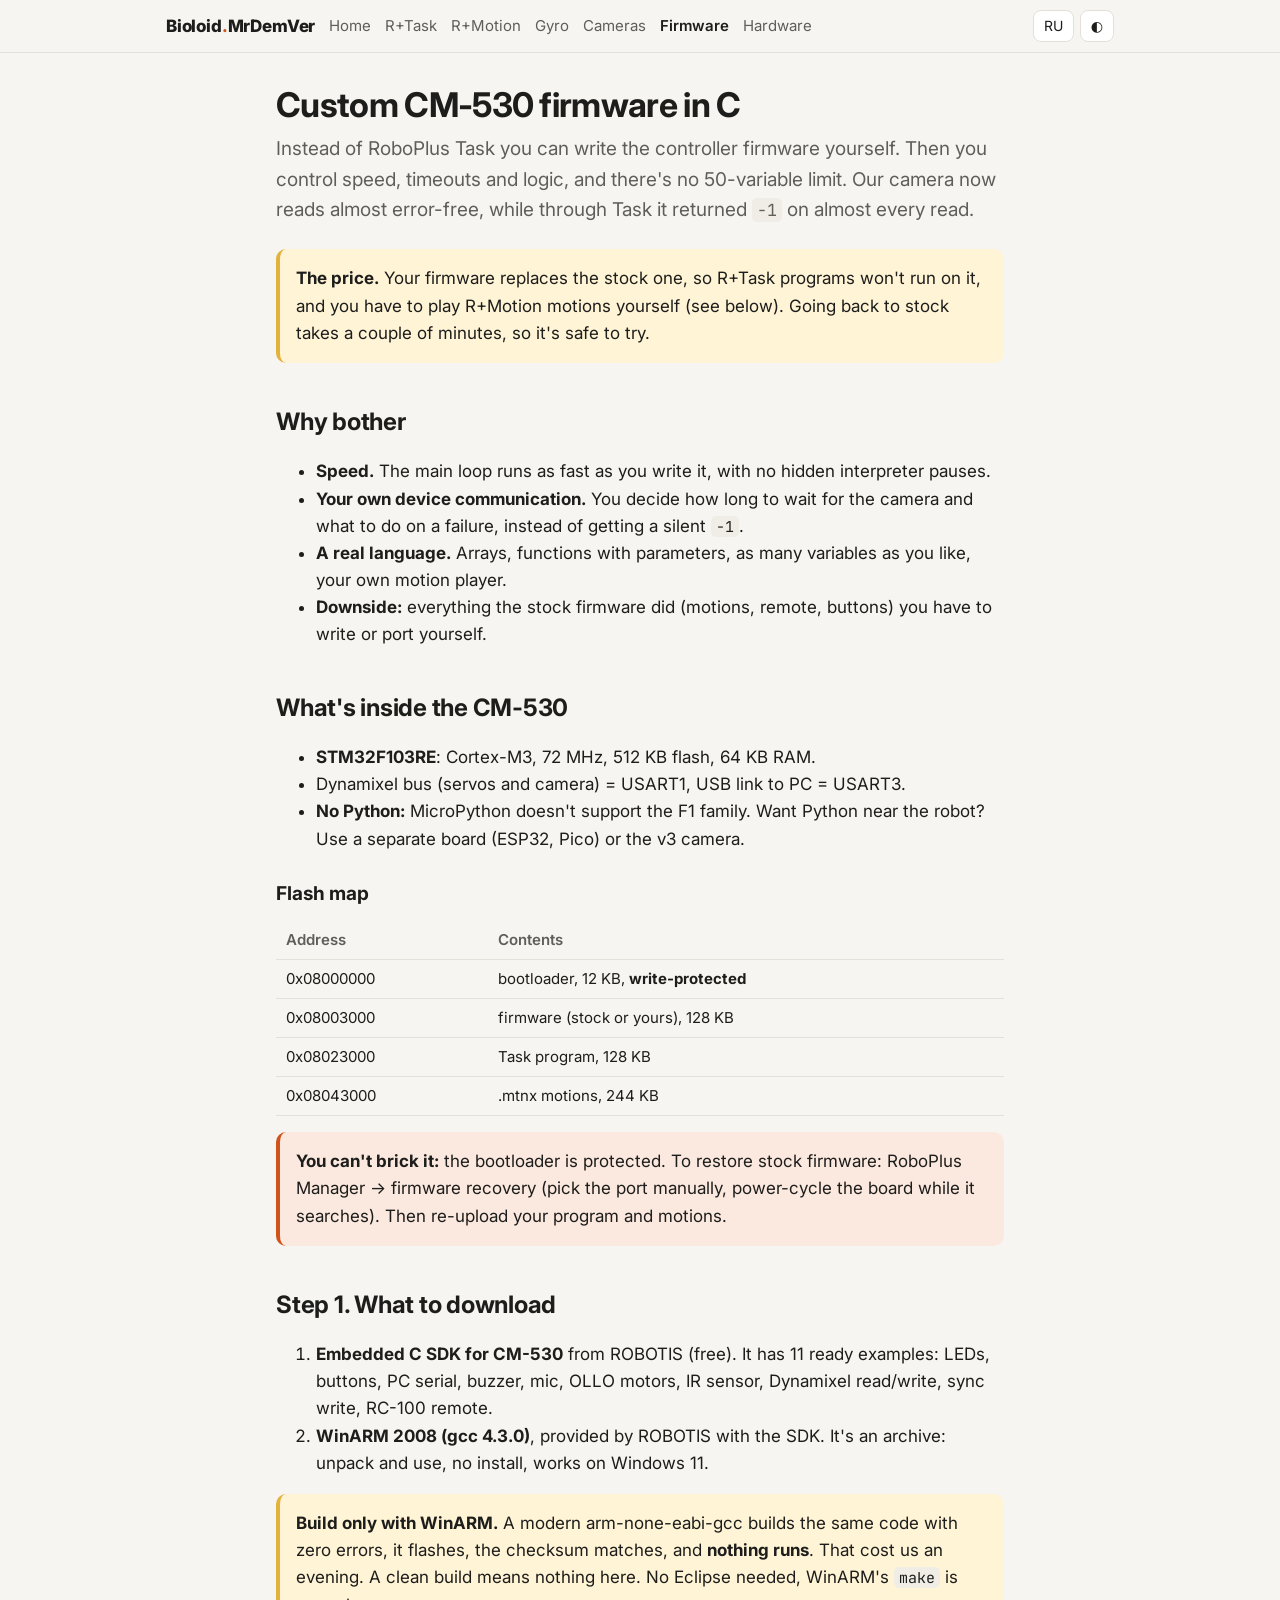
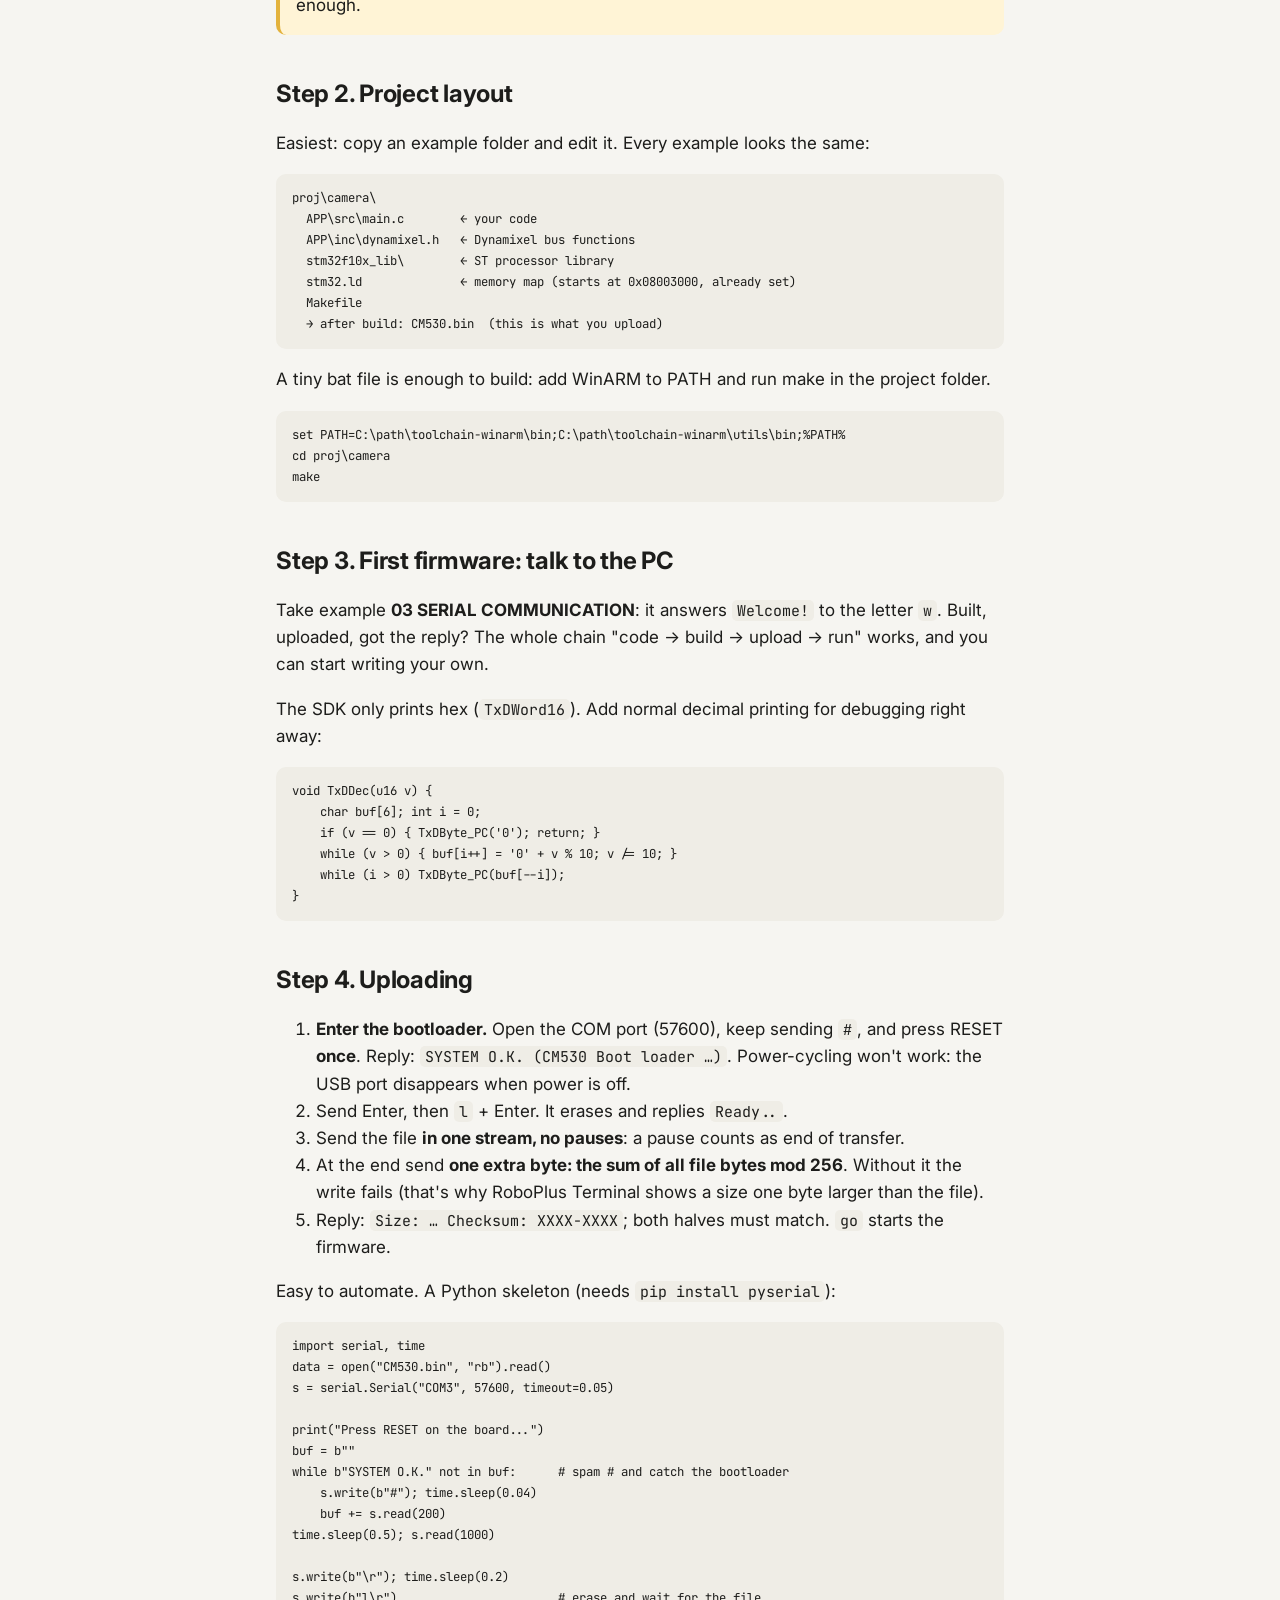
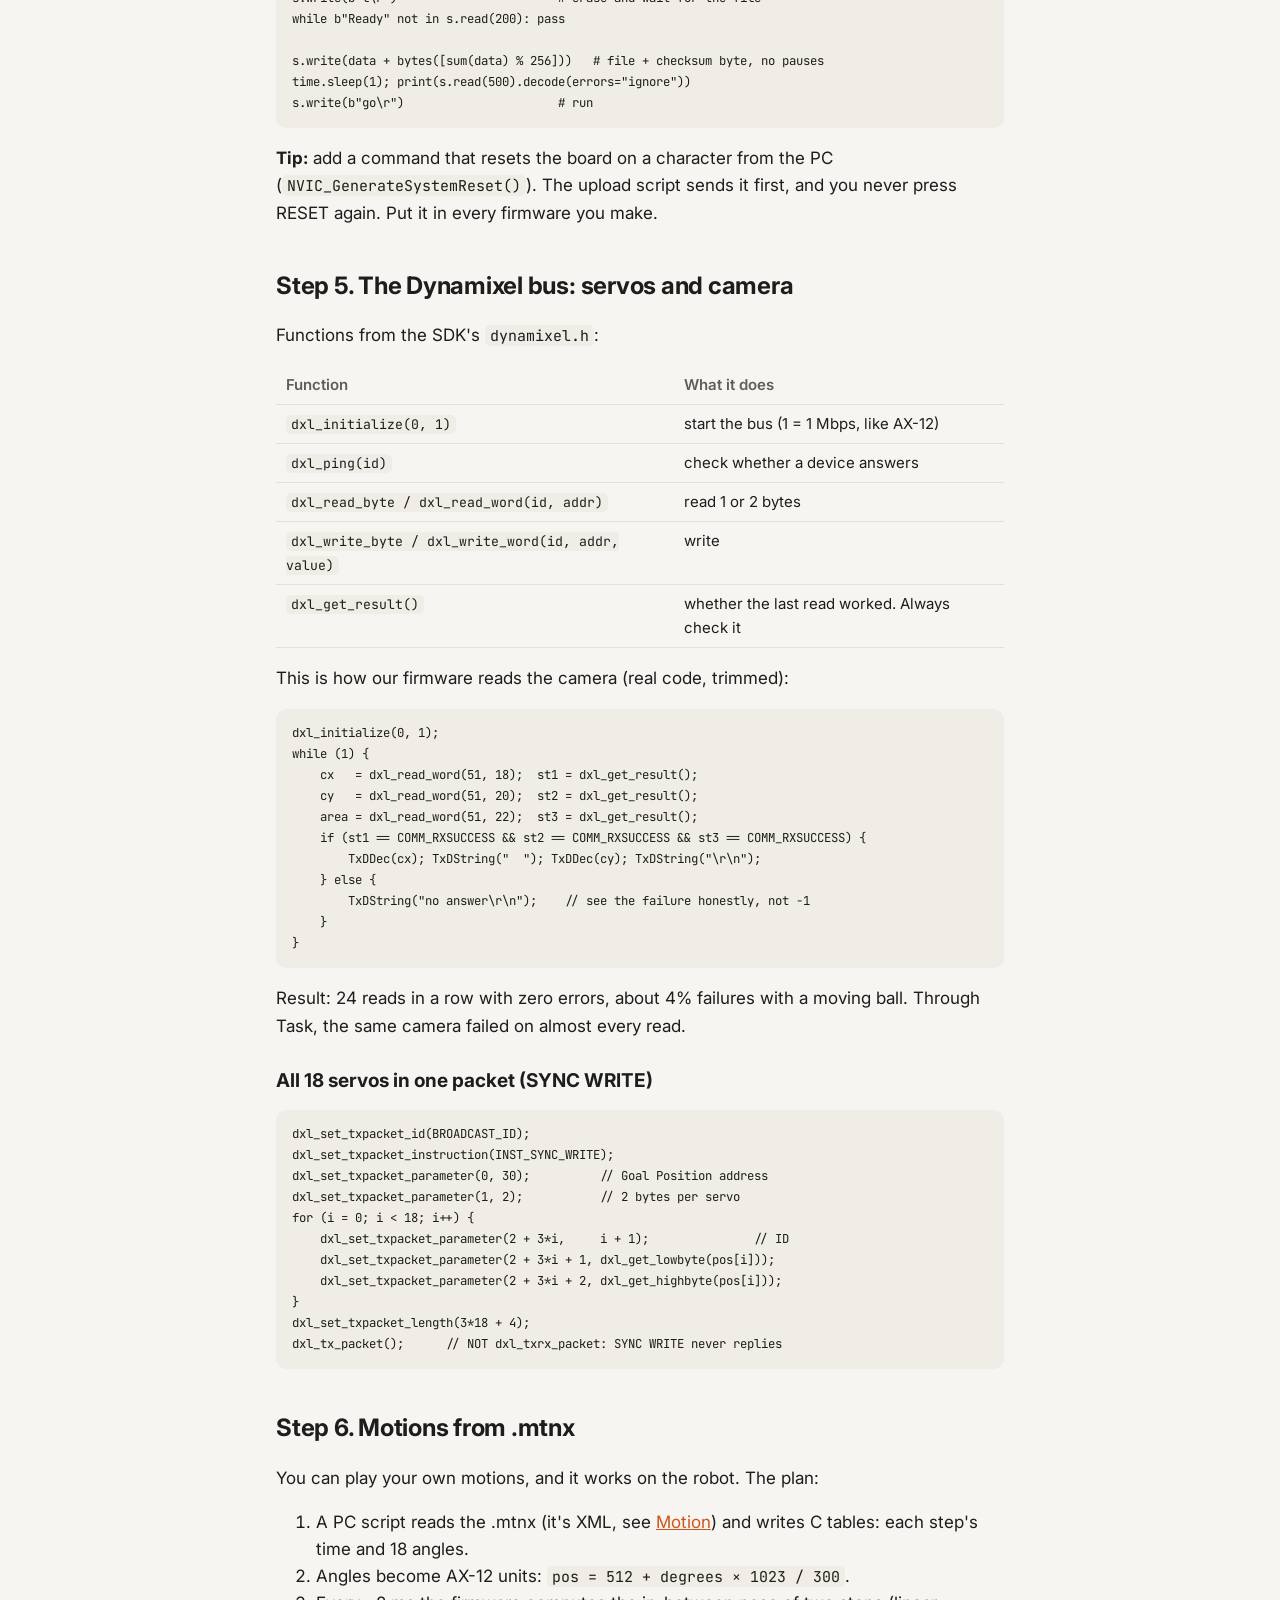
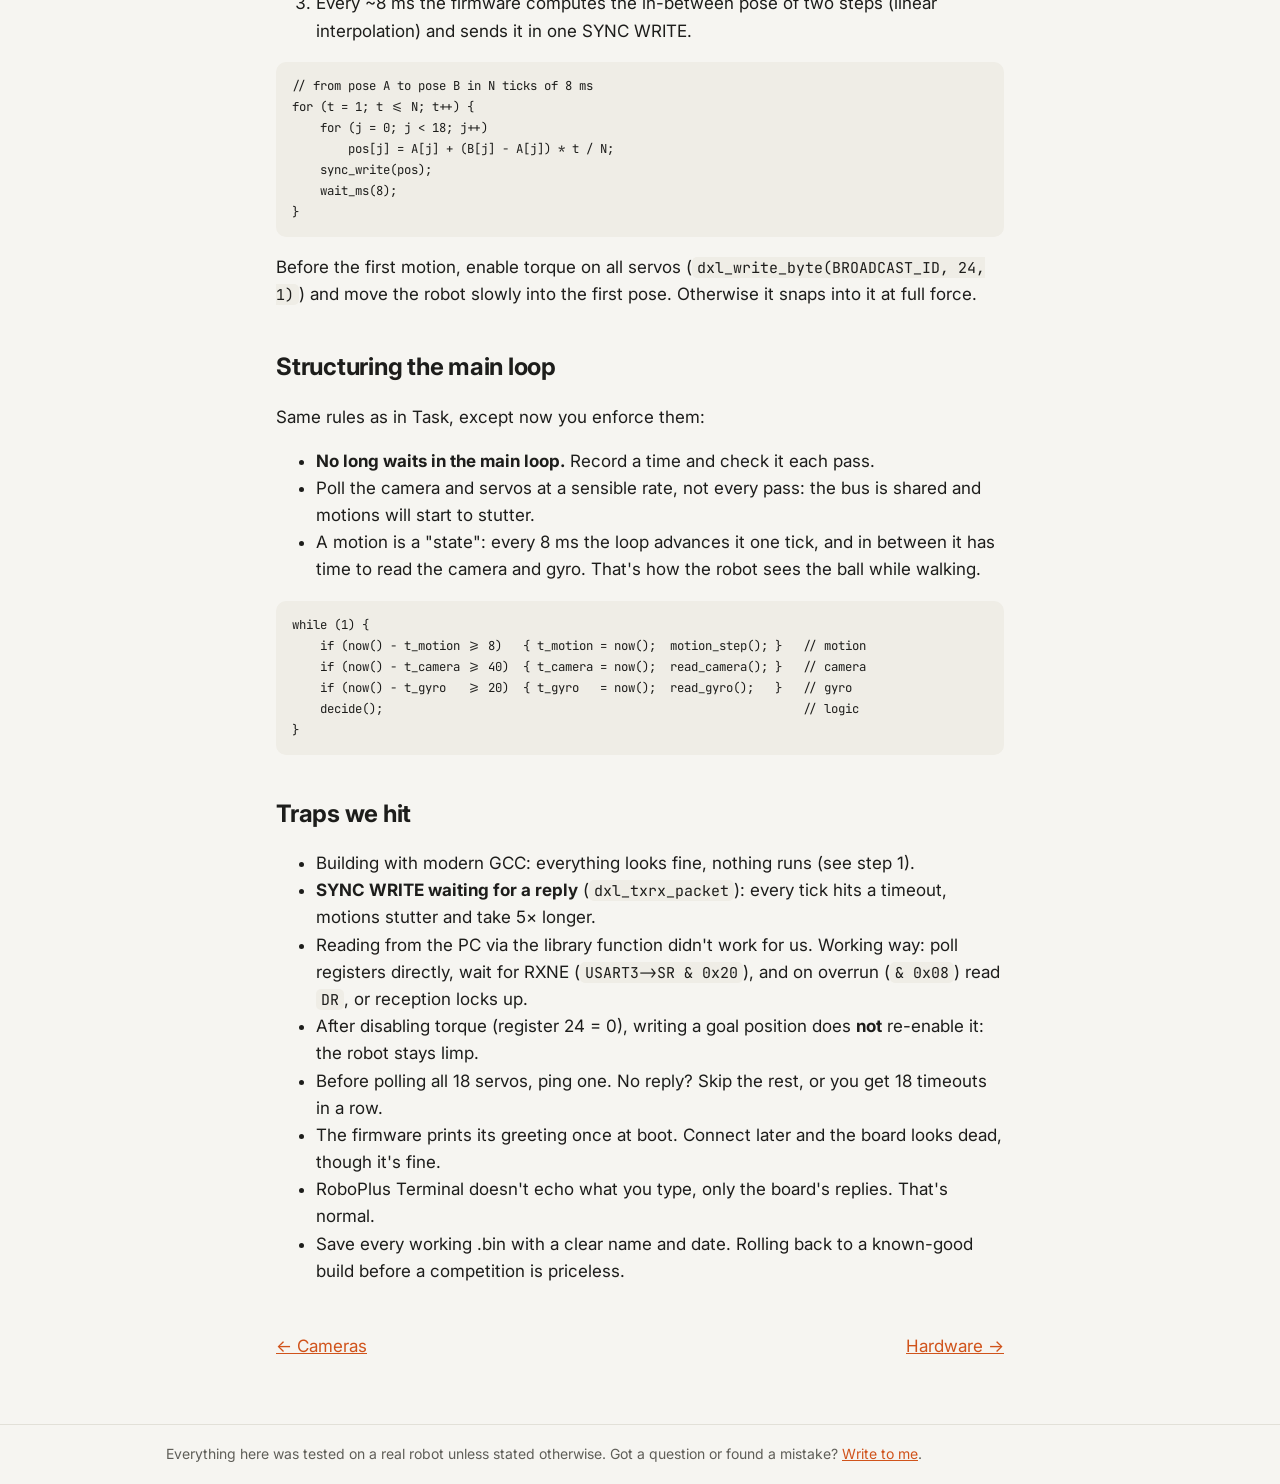
<file: firmware.html>
<!doctype html>
<html lang="ru" data-lang="ru">
<head>
<meta charset="utf-8">
<meta name="viewport" content="width=device-width, initial-scale=1">
<title>Своя прошивка CM-530 на C — Bioloid без RoboPlus · Bioloid MrDemVer</title>
<meta name="description" content="Своя прошивка для контроллера CM-530 (Bioloid, STM32) на C: тулчейн WinARM, загрузка через бутлоадер, работа с Dynamixel AX-12 напрямую.">
<meta name="keywords" content="Bioloid, Биолоид, Bioloid документация, Bioloid инструкция, ROBOTIS, CM-530, Bioloid Premium, Bioloid GP, робот Bioloid, гуманоид, робофутбол, RoboCup, RoboPlus, Dynamixel, AX-12, прошивка CM-530, CM-530 C, STM32F103, WinARM, bootloader CM-530">
<meta property="og:title" content="Своя прошивка CM-530 на C — Bioloid без RoboPlus · Bioloid MrDemVer">
<meta property="og:description" content="Своя прошивка для контроллера CM-530 (Bioloid, STM32) на C: тулчейн WinARM, загрузка через бутлоадер, работа с Dynamixel AX-12 напрямую.">
<meta property="og:type" content="website">
<meta property="og:url" content="https://mrdemver.github.io/firmware.html">
<meta name="google-site-verification" content="tGpSXkuATQW19PnV1t0p4YPmEEfWsWImLPjnhWDuLzs">
<link rel="icon" href="data:image/svg+xml,<svg xmlns='http://www.w3.org/2000/svg' viewBox='0 0 100 100'><text y='.9em' font-size='90'>🤖</text></svg>">
<link rel="preconnect" href="https://fonts.googleapis.com">
<link rel="stylesheet" href="https://fonts.googleapis.com/css2?family=Inter:wght@400;600;800&family=JetBrains+Mono&display=swap">
<link rel="stylesheet" href="style.css?v=6cc0ea39">
<script src="app.js?v=6cc0ea39"></script>
<!-- Яндекс Метрика -->
<script>
(function(m,e,t,r,i,k,a){m[i]=m[i]||function(){(m[i].a=m[i].a||[]).push(arguments)};
m[i].l=1*new Date();for(var j=0;j<document.scripts.length;j++){if(document.scripts[j].src===r){return;}}
k=e.createElement(t),a=e.getElementsByTagName(t)[0],k.async=1,k.src=r,a.parentNode.insertBefore(k,a)})
(window,document,"script","https://mc.yandex.ru/metrika/tag.js","ym");
ym(114229599,"init",{clickmap:true,trackLinks:true,accurateTrackBounce:true});
</script>
<noscript><div><img src="https://mc.yandex.ru/watch/114229599" style="position:absolute;left:-9999px;" alt=""></div></noscript>
</head>
<body>
<header class="top"><div class="top-inner">
  <a class="brand" href="index.html">Bioloid<span>.</span>MrDemVer</a>
  <button id="menu-btn" type="button" aria-label="Menu" aria-expanded="false">☰</button>
  <nav class="menu"><a href="index.html"><span class="ru">Главная</span><span class="en">Home</span></a><a href="task.html"><span class="ru">R+Task</span><span class="en">R+Task</span></a><a href="motion.html"><span class="ru">R+Motion</span><span class="en">R+Motion</span></a><a href="gyro.html"><span class="ru">Гироскоп</span><span class="en">Gyro</span></a><a href="camera.html"><span class="ru">Камеры</span><span class="en">Cameras</span></a><a href="firmware.html" class="active"><span class="ru">Своя прошивка</span><span class="en">Firmware</span></a><a href="hardware.html"><span class="ru">Железо</span><span class="en">Hardware</span></a></nav>
  <div class="switches">
    <button id="lang-btn" type="button" aria-label="Language">EN</button>
    <button id="theme-btn" type="button" aria-label="Theme">◐</button>
  </div>
</div></header>
<main>
<div class="ru">
<h1>Своя прошивка CM-530 на C</h1>
<p class="lead">Вместо RoboPlus Task можно написать прошивку контроллера самому. Тогда скорость, тайм-ауты и логику задаёшь ты, и нет лимита в 50 переменных. Камера у нас стала читаться почти без ошибок, хотя через Task давала <code>-1</code> почти на каждом чтении.</p>

<div class="warn"><p><b>Чем придётся заплатить.</b> Своя прошивка заменяет заводскую, поэтому R+Task-проги на ней не работают, а движения из R+Motion надо проигрывать самому (см. ниже). Обратно на заводскую можно вернуться за пару минут, так что пробовать не страшно.</p></div>

<h2>Зачем это нужно</h2>
<ul>
  <li><b>Скорость.</b> Главный цикл крутится так быстро, как напишешь, без скрытых пауз интерпретатора.</li>
  <li><b>Своя связь с устройствами.</b> Сам решаешь, сколько ждать ответа камеры и что делать при сбое, а не получаешь молчаливое <code>-1</code>.</li>
  <li><b>Нормальный язык.</b> Массивы, функции с параметрами, сколько угодно переменных, свой проигрыватель движений.</li>
  <li><b>Минусы:</b> всё, что раньше делала заводская прошивка (движения, пульт, кнопки), придётся писать или переносить самому.</li>
</ul>

<h2>Что внутри CM-530</h2>
<ul>
  <li>Процессор <b>STM32F103RE</b>: Cortex-M3, 72 МГц, 512 КБ флеш, 64 КБ ОЗУ.</li>
  <li>Шина Dynamixel (серво и камера) — USART1, связь с ПК по USB — USART3.</li>
  <li><b>Python сюда не поставить:</b> MicroPython не поддерживает семейство F1. Если нужен Python рядом с роботом, это отдельная плата (ESP32, Pico) или камера v3.</li>
</ul>

<h3>Карта флеша</h3>
<div class="table-wrap"><table>
<tr><th>Адрес</th><th>Что там</th></tr>
<tr><td>0x08000000</td><td>загрузчик, 12 КБ, <b>защищён от записи</b></td></tr>
<tr><td>0x08003000</td><td>прошивка (заводская или твоя), 128 КБ</td></tr>
<tr><td>0x08023000</td><td>программа Task, 128 КБ</td></tr>
<tr><td>0x08043000</td><td>движения .mtnx, 244 КБ</td></tr>
</table></div>
<div class="note"><p><b>Окирпичить нельзя:</b> загрузчик защищён. Вернуть заводскую прошивку: RoboPlus Manager → восстановление прошивки (порт выбери вручную, при поиске выключи и включи плату). После этого программу и движения залей заново.</p></div>

<h2>Шаг 1. Что скачать</h2>
<ol>
  <li><b>Embedded C SDK для CM-530</b> с сайта ROBOTIS (бесплатно). Внутри 11 готовых примеров: светодиоды, кнопки, связь с ПК, зуммер, микрофон, моторы OLLO, ИК-датчик, чтение и запись Dynamixel, групповая запись (SYNC WRITE), пульт RC-100.</li>
  <li><b>WinARM 2008 (gcc 4.3.0)</b>, его ROBOTIS даёт к SDK. Это архив: распаковал и пользуешься, ставить не надо, на Windows 11 работает.</li>
</ol>
<div class="warn"><p><b>Собирай только WinARM.</b> Современный arm-none-eabi-gcc собирает тот же код без единой ошибки, прошивка заливается, контрольная сумма сходится, и <b>ничего не работает</b>. Мы на этом потеряли вечер. Сборка без ошибок тут ничего не значит. Eclipse не нужен, хватает <code>make</code> из WinARM.</p></div>

<h2>Шаг 2. Устройство проекта</h2>
<p>Самое простое — скопировать папку примера и править её. В каждом примере одно и то же:</p>
<pre><code>proj\camera\
  APP\src\main.c        ← твой код
  APP\inc\dynamixel.h   ← функции шины Dynamixel
  stm32f10x_lib\        ← библиотека процессора от ST
  stm32.ld              ← карта памяти (старт с 0x08003000, уже настроено)
  Makefile
  → после сборки: CM530.bin  (его и заливаешь)</code></pre>
<p>Для сборки хватает маленького bat-файла: добавить WinARM в PATH и вызвать make в папке проекта.</p>
<pre><code>set PATH=C:\путь\toolchain-winarm\bin;C:\путь\toolchain-winarm\utils\bin;%PATH%
cd proj\camera
make</code></pre>

<h2>Шаг 3. Первая прошивка: связь с ПК</h2>
<p>Возьми пример <b>03 SERIAL COMMUNICATION</b>: он отвечает <code>Welcome!</code> на букву <code>w</code>. Если после сборки и заливки плата ответила, значит всё настроено правильно, и можно писать своё.</p>
<p>В SDK есть печать только в шестнадцатеричном виде (<code>TxDWord16</code>). Для отладки сразу допиши печать обычного числа:</p>
<pre><code>void TxDDec(u16 v) {
    char buf[6]; int i = 0;
    if (v == 0) { TxDByte_PC('0'); return; }
    while (v &gt; 0) { buf[i++] = '0' + v % 10; v /= 10; }
    while (i &gt; 0) TxDByte_PC(buf[--i]);
}</code></pre>

<h2>Шаг 4. Как заливать</h2>
<ol>
  <li><b>Войти в загрузчик.</b> Открой COM-порт (57600) и непрерывно шли в него символ <code>#</code>, затем <b>один раз</b> нажми RESET на плате. Ответ: <code>SYSTEM O.K. (CM530 Boot loader …)</code>. Выключением питания в загрузчик не попасть: когда плата выключена, USB-порт пропадает из системы.</li>
  <li>Отправь Enter, потом <code>l</code> + Enter. Загрузчик сотрёт память и ответит <code>Ready..</code>.</li>
  <li>Отправь файл <b>одним потоком, без пауз</b>: пауза считается концом передачи.</li>
  <li>В конце отправь <b>ещё один байт: сумму всех байтов файла по модулю 256</b>. Без него запись не проходит (именно поэтому RoboPlus Terminal показывает размер на единицу больше файла).</li>
  <li>Загрузчик ответит <code>Size: … Checksum: XXXX-XXXX</code>, половины должны совпасть. Команда <code>go</code> запускает прошивку.</li>
</ol>
<p>Всё это легко автоматизировать. Скелет на Python (нужен <code>pip install pyserial</code>):</p>
<pre><code>import serial, time
data = open("CM530.bin", "rb").read()
s = serial.Serial("COM3", 57600, timeout=0.05)

print("Нажми RESET на плате...")
buf = b""
while b"SYSTEM O.K." not in buf:      # сыплем # и ловим загрузчик
    s.write(b"#"); time.sleep(0.04)
    buf += s.read(200)
time.sleep(0.5); s.read(1000)

s.write(b"\r"); time.sleep(0.2)
s.write(b"l\r")                       # стереть и ждать файл
while b"Ready" not in s.read(200): pass

s.write(data + bytes([sum(data) % 256]))   # файл + байт суммы, без пауз
time.sleep(1); print(s.read(500).decode(errors="ignore"))
s.write(b"go\r")                      # запустить</code></pre>
<p><b>Лайфхак:</b> вставь в прошивку команду, которая по символу с ПК сама перезагружает плату (<code>NVIC_GenerateSystemReset()</code>). Скрипт заливки сначала шлёт этот символ, и RESET жать больше не нужно. Вставляй её в каждую свою прошивку.</p>

<h2>Шаг 5. Шина Dynamixel: серво и камера</h2>
<p>Функции из <code>dynamixel.h</code> в SDK:</p>
<div class="table-wrap"><table>
<tr><th>Функция</th><th>Что делает</th></tr>
<tr><td><code>dxl_initialize(0, 1)</code></td><td>поднять шину (1 = 1 Мбит/с, как у AX-12)</td></tr>
<tr><td><code>dxl_ping(id)</code></td><td>проверить, отвечает ли устройство</td></tr>
<tr><td><code>dxl_read_byte / dxl_read_word(id, адрес)</code></td><td>прочитать 1 или 2 байта</td></tr>
<tr><td><code>dxl_write_byte / dxl_write_word(id, адрес, значение)</code></td><td>записать</td></tr>
<tr><td><code>dxl_get_result()</code></td><td>удалось ли последнее чтение. Проверяй всегда</td></tr>
</table></div>
<p>Так наша прошивка читает камеру (кусок настоящего кода):</p>
<pre><code>dxl_initialize(0, 1);
while (1) {
    cx   = dxl_read_word(51, 18);  st1 = dxl_get_result();
    cy   = dxl_read_word(51, 20);  st2 = dxl_get_result();
    area = dxl_read_word(51, 22);  st3 = dxl_get_result();
    if (st1 == COMM_RXSUCCESS &amp;&amp; st2 == COMM_RXSUCCESS &amp;&amp; st3 == COMM_RXSUCCESS) {
        TxDDec(cx); TxDString("  "); TxDDec(cy); TxDString("\r\n");
    } else {
        TxDString("net otveta\r\n");    // честно видим сбой, а не -1
    }
}</code></pre>
<p>Результат: 24 замера подряд без единой ошибки, при движении мяча около 4% сбоев. Через Task на той же камере сбой был почти на каждом чтении.</p>

<h3>Все 18 серво одним пакетом (SYNC WRITE)</h3>
<pre><code>dxl_set_txpacket_id(BROADCAST_ID);
dxl_set_txpacket_instruction(INST_SYNC_WRITE);
dxl_set_txpacket_parameter(0, 30);          // адрес цели (Goal Position)
dxl_set_txpacket_parameter(1, 2);           // по 2 байта на серво
for (i = 0; i &lt; 18; i++) {
    dxl_set_txpacket_parameter(2 + 3*i,     i + 1);               // ID
    dxl_set_txpacket_parameter(2 + 3*i + 1, dxl_get_lowbyte(pos[i]));
    dxl_set_txpacket_parameter(2 + 3*i + 2, dxl_get_highbyte(pos[i]));
}
dxl_set_txpacket_length(3*18 + 4);
dxl_tx_packet();      // НЕ dxl_txrx_packet: ответа на SYNC WRITE не бывает</code></pre>

<h2>Шаг 6. Движения из .mtnx</h2>
<p>Проигрывать свои движения можно, и это работает на роботе. Схема:</p>
<ol>
  <li>Скрипт на ПК читает .mtnx (это XML, см. <a href="motion.html">Motion</a>) и пишет таблицы на C: время каждого шага и 18 углов.</li>
  <li>Углы переводятся в деления AX-12: <code>pos = 512 + градусы × 1023 / 300</code>.</li>
  <li>Прошивка каждые ~8 мс считает промежуточную позу между двумя шагами (линейная интерполяция) и отправляет её одним SYNC WRITE.</li>
</ol>
<pre><code>// между позой A и позой B за N тактов по 8 мс
for (t = 1; t &lt;= N; t++) {
    for (j = 0; j &lt; 18; j++)
        pos[j] = A[j] + (B[j] - A[j]) * t / N;
    sync_write(pos);
    wait_ms(8);
}</code></pre>
<p>Перед первым движением включи момент всем серво (<code>dxl_write_byte(BROADCAST_ID, 24, 1)</code>) и плавно, медленно выведи робота в первую позу. Иначе он дёрнется в неё со всей силы.</p>

<h2>Как устроить главный цикл</h2>
<p>Те же правила, что в Task, только теперь их соблюдаешь ты сам:</p>
<ul>
  <li><b>Никаких долгих ожиданий в главном цикле.</b> Засекай время и проверяй его на каждом проходе.</li>
  <li>Камеру и серво опрашивай с разумной частотой, а не на каждом проходе: шина общая, и движения начнут дёргаться.</li>
  <li>Движение — это «состояние»: цикл каждые 8 мс двигает его на шаг дальше, а между шагами успевает прочитать камеру и гиро. Так робот видит мяч прямо на ходу.</li>
</ul>
<pre><code>while (1) {
    if (now() - t_motion &gt;= 8)   { t_motion = now();  motion_step(); }   // движение
    if (now() - t_camera &gt;= 40)  { t_camera = now();  read_camera(); }   // камера
    if (now() - t_gyro   &gt;= 20)  { t_gyro   = now();  read_gyro();   }   // гиро
    decide();                                                            // логика
}</code></pre>

<h2>Грабли, на которые мы наступили</h2>
<ul>
  <li>Сборка современным GCC: всё выглядит нормально, но ничего не работает (см. шаг 1).</li>
  <li><b>SYNC WRITE с ожиданием ответа</b> (<code>dxl_txrx_packet</code>): каждый такт упирается в тайм-аут, движения идут рывками и в 5 раз дольше.</li>
  <li>Чтение с ПК через библиотечную функцию у нас не заработало. Рабочий вариант — прямо по регистрам: ждать флаг RXNE (<code>USART3-&gt;SR &amp; 0x20</code>), а при переполнении (<code>&amp; 0x08</code>) прочитать <code>DR</code>, иначе приём залипает.</li>
  <li>Если снял момент с серво (регистр 24 = 0), запись новой позиции его <b>не</b> возвращает: робот остаётся мягким.</li>
  <li>Прежде чем опрашивать все 18 серво, опроси одно. Не ответило — остальные не трогай, иначе 18 тайм-аутов подряд.</li>
  <li>Приветствие прошивка печатает один раз при старте. Подключился к порту позже — плата кажется мёртвой, хотя всё работает.</li>
  <li>RoboPlus Terminal не показывает то, что ты набираешь, только ответ платы. Это нормально.</li>
  <li>Когда выпускаешь новую версию, сохраняй рабочий .bin с понятным именем и датой. Перед соревнованиями это сильно выручает: рабочую версию можно вернуть за минуту.</li>
</ul>
</div>

<div class="en">
<h1>Custom CM-530 firmware in C</h1>
<p class="lead">Instead of RoboPlus Task you can write the controller firmware yourself. Then you control speed, timeouts and logic, and there's no 50-variable limit. Our camera now reads almost error-free, while through Task it returned <code>-1</code> on almost every read.</p>

<div class="warn"><p><b>The price.</b> Your firmware replaces the stock one, so R+Task programs won't run on it, and you have to play R+Motion motions yourself (see below). Going back to stock takes a couple of minutes, so it's safe to try.</p></div>

<h2>Why bother</h2>
<ul>
  <li><b>Speed.</b> The main loop runs as fast as you write it, with no hidden interpreter pauses.</li>
  <li><b>Your own device communication.</b> You decide how long to wait for the camera and what to do on a failure, instead of getting a silent <code>-1</code>.</li>
  <li><b>A real language.</b> Arrays, functions with parameters, as many variables as you like, your own motion player.</li>
  <li><b>Downside:</b> everything the stock firmware did (motions, remote, buttons) you have to write or port yourself.</li>
</ul>

<h2>What's inside the CM-530</h2>
<ul>
  <li><b>STM32F103RE</b>: Cortex-M3, 72 MHz, 512 KB flash, 64 KB RAM.</li>
  <li>Dynamixel bus (servos and camera) = USART1, USB link to PC = USART3.</li>
  <li><b>No Python:</b> MicroPython doesn't support the F1 family. Want Python near the robot? Use a separate board (ESP32, Pico) or the v3 camera.</li>
</ul>

<h3>Flash map</h3>
<div class="table-wrap"><table>
<tr><th>Address</th><th>Contents</th></tr>
<tr><td>0x08000000</td><td>bootloader, 12 KB, <b>write-protected</b></td></tr>
<tr><td>0x08003000</td><td>firmware (stock or yours), 128 KB</td></tr>
<tr><td>0x08023000</td><td>Task program, 128 KB</td></tr>
<tr><td>0x08043000</td><td>.mtnx motions, 244 KB</td></tr>
</table></div>
<div class="note"><p><b>You can't brick it:</b> the bootloader is protected. To restore stock firmware: RoboPlus Manager → firmware recovery (pick the port manually, power-cycle the board while it searches). Then re-upload your program and motions.</p></div>

<h2>Step 1. What to download</h2>
<ol>
  <li><b>Embedded C SDK for CM-530</b> from ROBOTIS (free). It has 11 ready examples: LEDs, buttons, PC serial, buzzer, mic, OLLO motors, IR sensor, Dynamixel read/write, sync write, RC-100 remote.</li>
  <li><b>WinARM 2008 (gcc 4.3.0)</b>, provided by ROBOTIS with the SDK. It's an archive: unpack and use, no install, works on Windows 11.</li>
</ol>
<div class="warn"><p><b>Build only with WinARM.</b> A modern arm-none-eabi-gcc builds the same code with zero errors, it flashes, the checksum matches, and <b>nothing runs</b>. That cost us an evening. A clean build means nothing here. No Eclipse needed, WinARM's <code>make</code> is enough.</p></div>

<h2>Step 2. Project layout</h2>
<p>Easiest: copy an example folder and edit it. Every example looks the same:</p>
<pre><code>proj\camera\
  APP\src\main.c        ← your code
  APP\inc\dynamixel.h   ← Dynamixel bus functions
  stm32f10x_lib\        ← ST processor library
  stm32.ld              ← memory map (starts at 0x08003000, already set)
  Makefile
  → after build: CM530.bin  (this is what you upload)</code></pre>
<p>A tiny bat file is enough to build: add WinARM to PATH and run make in the project folder.</p>
<pre><code>set PATH=C:\path\toolchain-winarm\bin;C:\path\toolchain-winarm\utils\bin;%PATH%
cd proj\camera
make</code></pre>

<h2>Step 3. First firmware: talk to the PC</h2>
<p>Take example <b>03 SERIAL COMMUNICATION</b>: it answers <code>Welcome!</code> to the letter <code>w</code>. Built, uploaded, got the reply? The whole chain "code → build → upload → run" works, and you can start writing your own.</p>
<p>The SDK only prints hex (<code>TxDWord16</code>). Add normal decimal printing for debugging right away:</p>
<pre><code>void TxDDec(u16 v) {
    char buf[6]; int i = 0;
    if (v == 0) { TxDByte_PC('0'); return; }
    while (v &gt; 0) { buf[i++] = '0' + v % 10; v /= 10; }
    while (i &gt; 0) TxDByte_PC(buf[--i]);
}</code></pre>

<h2>Step 4. Uploading</h2>
<ol>
  <li><b>Enter the bootloader.</b> Open the COM port (57600), keep sending <code>#</code>, and press RESET <b>once</b>. Reply: <code>SYSTEM O.K. (CM530 Boot loader …)</code>. Power-cycling won't work: the USB port disappears when power is off.</li>
  <li>Send Enter, then <code>l</code> + Enter. It erases and replies <code>Ready..</code>.</li>
  <li>Send the file <b>in one stream, no pauses</b>: a pause counts as end of transfer.</li>
  <li>At the end send <b>one extra byte: the sum of all file bytes mod 256</b>. Without it the write fails (that's why RoboPlus Terminal shows a size one byte larger than the file).</li>
  <li>Reply: <code>Size: … Checksum: XXXX-XXXX</code>; both halves must match. <code>go</code> starts the firmware.</li>
</ol>
<p>Easy to automate. A Python skeleton (needs <code>pip install pyserial</code>):</p>
<pre><code>import serial, time
data = open("CM530.bin", "rb").read()
s = serial.Serial("COM3", 57600, timeout=0.05)

print("Press RESET on the board...")
buf = b""
while b"SYSTEM O.K." not in buf:      # spam # and catch the bootloader
    s.write(b"#"); time.sleep(0.04)
    buf += s.read(200)
time.sleep(0.5); s.read(1000)

s.write(b"\r"); time.sleep(0.2)
s.write(b"l\r")                       # erase and wait for the file
while b"Ready" not in s.read(200): pass

s.write(data + bytes([sum(data) % 256]))   # file + checksum byte, no pauses
time.sleep(1); print(s.read(500).decode(errors="ignore"))
s.write(b"go\r")                      # run</code></pre>
<p><b>Tip:</b> add a command that resets the board on a character from the PC (<code>NVIC_GenerateSystemReset()</code>). The upload script sends it first, and you never press RESET again. Put it in every firmware you make.</p>

<h2>Step 5. The Dynamixel bus: servos and camera</h2>
<p>Functions from the SDK's <code>dynamixel.h</code>:</p>
<div class="table-wrap"><table>
<tr><th>Function</th><th>What it does</th></tr>
<tr><td><code>dxl_initialize(0, 1)</code></td><td>start the bus (1 = 1 Mbps, like AX-12)</td></tr>
<tr><td><code>dxl_ping(id)</code></td><td>check whether a device answers</td></tr>
<tr><td><code>dxl_read_byte / dxl_read_word(id, addr)</code></td><td>read 1 or 2 bytes</td></tr>
<tr><td><code>dxl_write_byte / dxl_write_word(id, addr, value)</code></td><td>write</td></tr>
<tr><td><code>dxl_get_result()</code></td><td>whether the last read worked. Always check it</td></tr>
</table></div>
<p>This is how our firmware reads the camera (real code, trimmed):</p>
<pre><code>dxl_initialize(0, 1);
while (1) {
    cx   = dxl_read_word(51, 18);  st1 = dxl_get_result();
    cy   = dxl_read_word(51, 20);  st2 = dxl_get_result();
    area = dxl_read_word(51, 22);  st3 = dxl_get_result();
    if (st1 == COMM_RXSUCCESS &amp;&amp; st2 == COMM_RXSUCCESS &amp;&amp; st3 == COMM_RXSUCCESS) {
        TxDDec(cx); TxDString("  "); TxDDec(cy); TxDString("\r\n");
    } else {
        TxDString("no answer\r\n");    // see the failure honestly, not -1
    }
}</code></pre>
<p>Result: 24 reads in a row with zero errors, about 4% failures with a moving ball. Through Task, the same camera failed on almost every read.</p>

<h3>All 18 servos in one packet (SYNC WRITE)</h3>
<pre><code>dxl_set_txpacket_id(BROADCAST_ID);
dxl_set_txpacket_instruction(INST_SYNC_WRITE);
dxl_set_txpacket_parameter(0, 30);          // Goal Position address
dxl_set_txpacket_parameter(1, 2);           // 2 bytes per servo
for (i = 0; i &lt; 18; i++) {
    dxl_set_txpacket_parameter(2 + 3*i,     i + 1);               // ID
    dxl_set_txpacket_parameter(2 + 3*i + 1, dxl_get_lowbyte(pos[i]));
    dxl_set_txpacket_parameter(2 + 3*i + 2, dxl_get_highbyte(pos[i]));
}
dxl_set_txpacket_length(3*18 + 4);
dxl_tx_packet();      // NOT dxl_txrx_packet: SYNC WRITE never replies</code></pre>

<h2>Step 6. Motions from .mtnx</h2>
<p>You can play your own motions, and it works on the robot. The plan:</p>
<ol>
  <li>A PC script reads the .mtnx (it's XML, see <a href="motion.html">Motion</a>) and writes C tables: each step's time and 18 angles.</li>
  <li>Angles become AX-12 units: <code>pos = 512 + degrees × 1023 / 300</code>.</li>
  <li>Every ~8 ms the firmware computes the in-between pose of two steps (linear interpolation) and sends it in one SYNC WRITE.</li>
</ol>
<pre><code>// from pose A to pose B in N ticks of 8 ms
for (t = 1; t &lt;= N; t++) {
    for (j = 0; j &lt; 18; j++)
        pos[j] = A[j] + (B[j] - A[j]) * t / N;
    sync_write(pos);
    wait_ms(8);
}</code></pre>
<p>Before the first motion, enable torque on all servos (<code>dxl_write_byte(BROADCAST_ID, 24, 1)</code>) and move the robot slowly into the first pose. Otherwise it snaps into it at full force.</p>

<h2>Structuring the main loop</h2>
<p>Same rules as in Task, except now you enforce them:</p>
<ul>
  <li><b>No long waits in the main loop.</b> Record a time and check it each pass.</li>
  <li>Poll the camera and servos at a sensible rate, not every pass: the bus is shared and motions will start to stutter.</li>
  <li>A motion is a "state": every 8 ms the loop advances it one tick, and in between it has time to read the camera and gyro. That's how the robot sees the ball while walking.</li>
</ul>
<pre><code>while (1) {
    if (now() - t_motion &gt;= 8)   { t_motion = now();  motion_step(); }   // motion
    if (now() - t_camera &gt;= 40)  { t_camera = now();  read_camera(); }   // camera
    if (now() - t_gyro   &gt;= 20)  { t_gyro   = now();  read_gyro();   }   // gyro
    decide();                                                            // logic
}</code></pre>

<h2>Traps we hit</h2>
<ul>
  <li>Building with modern GCC: everything looks fine, nothing runs (see step 1).</li>
  <li><b>SYNC WRITE waiting for a reply</b> (<code>dxl_txrx_packet</code>): every tick hits a timeout, motions stutter and take 5× longer.</li>
  <li>Reading from the PC via the library function didn't work for us. Working way: poll registers directly, wait for RXNE (<code>USART3-&gt;SR &amp; 0x20</code>), and on overrun (<code>&amp; 0x08</code>) read <code>DR</code>, or reception locks up.</li>
  <li>After disabling torque (register 24 = 0), writing a goal position does <b>not</b> re-enable it: the robot stays limp.</li>
  <li>Before polling all 18 servos, ping one. No reply? Skip the rest, or you get 18 timeouts in a row.</li>
  <li>The firmware prints its greeting once at boot. Connect later and the board looks dead, though it's fine.</li>
  <li>RoboPlus Terminal doesn't echo what you type, only the board's replies. That's normal.</li>
  <li>Save every working .bin with a clear name and date. Rolling back to a known-good build before a competition is priceless.</li>
</ul>
</div>

<div class="pager"><a href="camera.html">← <span class="ru">Камеры</span><span class="en">Cameras</span></a><a href="hardware.html"><span class="ru">Железо</span><span class="en">Hardware</span> →</a></div>
</main>
<footer><div class="inner">
  <span class="ru">Всё проверено на живом роботе, если не сказано обратное. Есть вопрос или нашёл ошибку? <a href="index.html#feedback">Напиши</a>.</span>
  <span class="en">Everything here was tested on a real robot unless stated otherwise. Got a question or found a mistake? <a href="index.html#feedback">Write to me</a>.</span>
</div></footer>
</body>
</html>
</file>
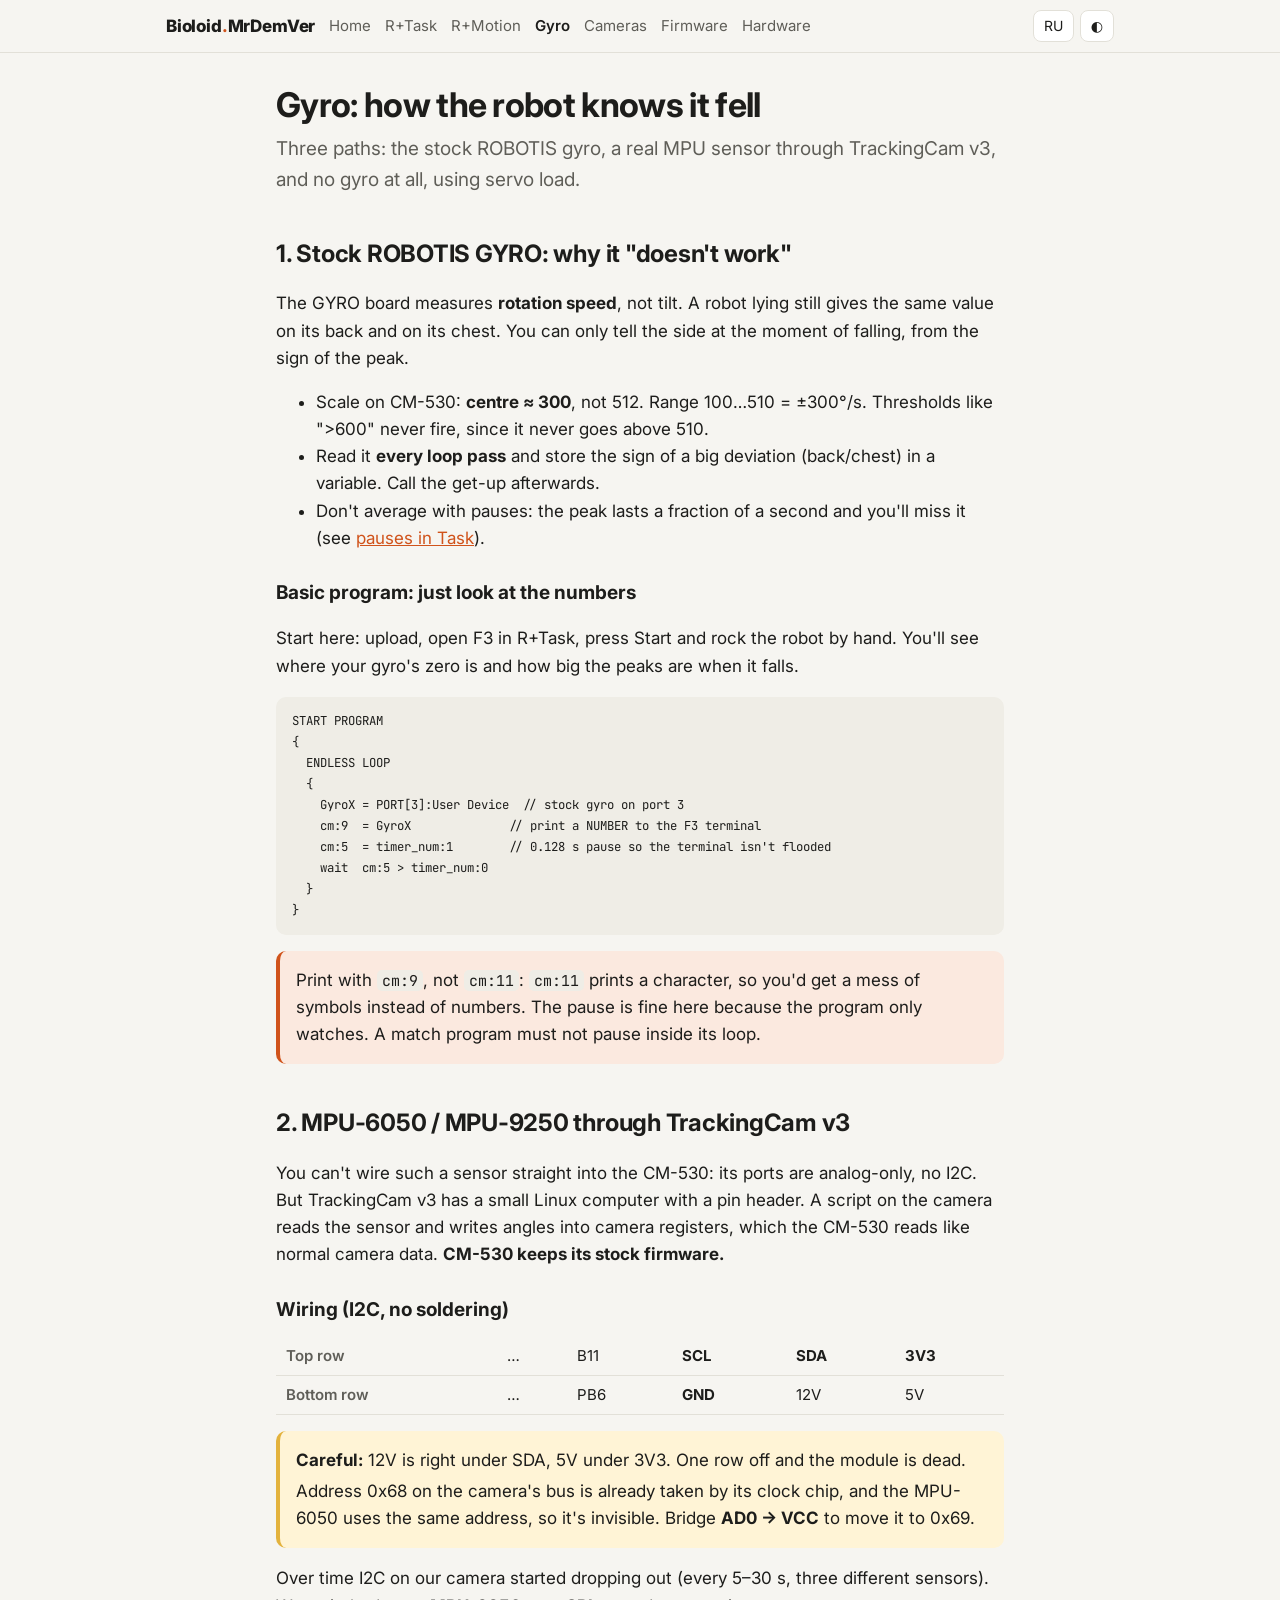
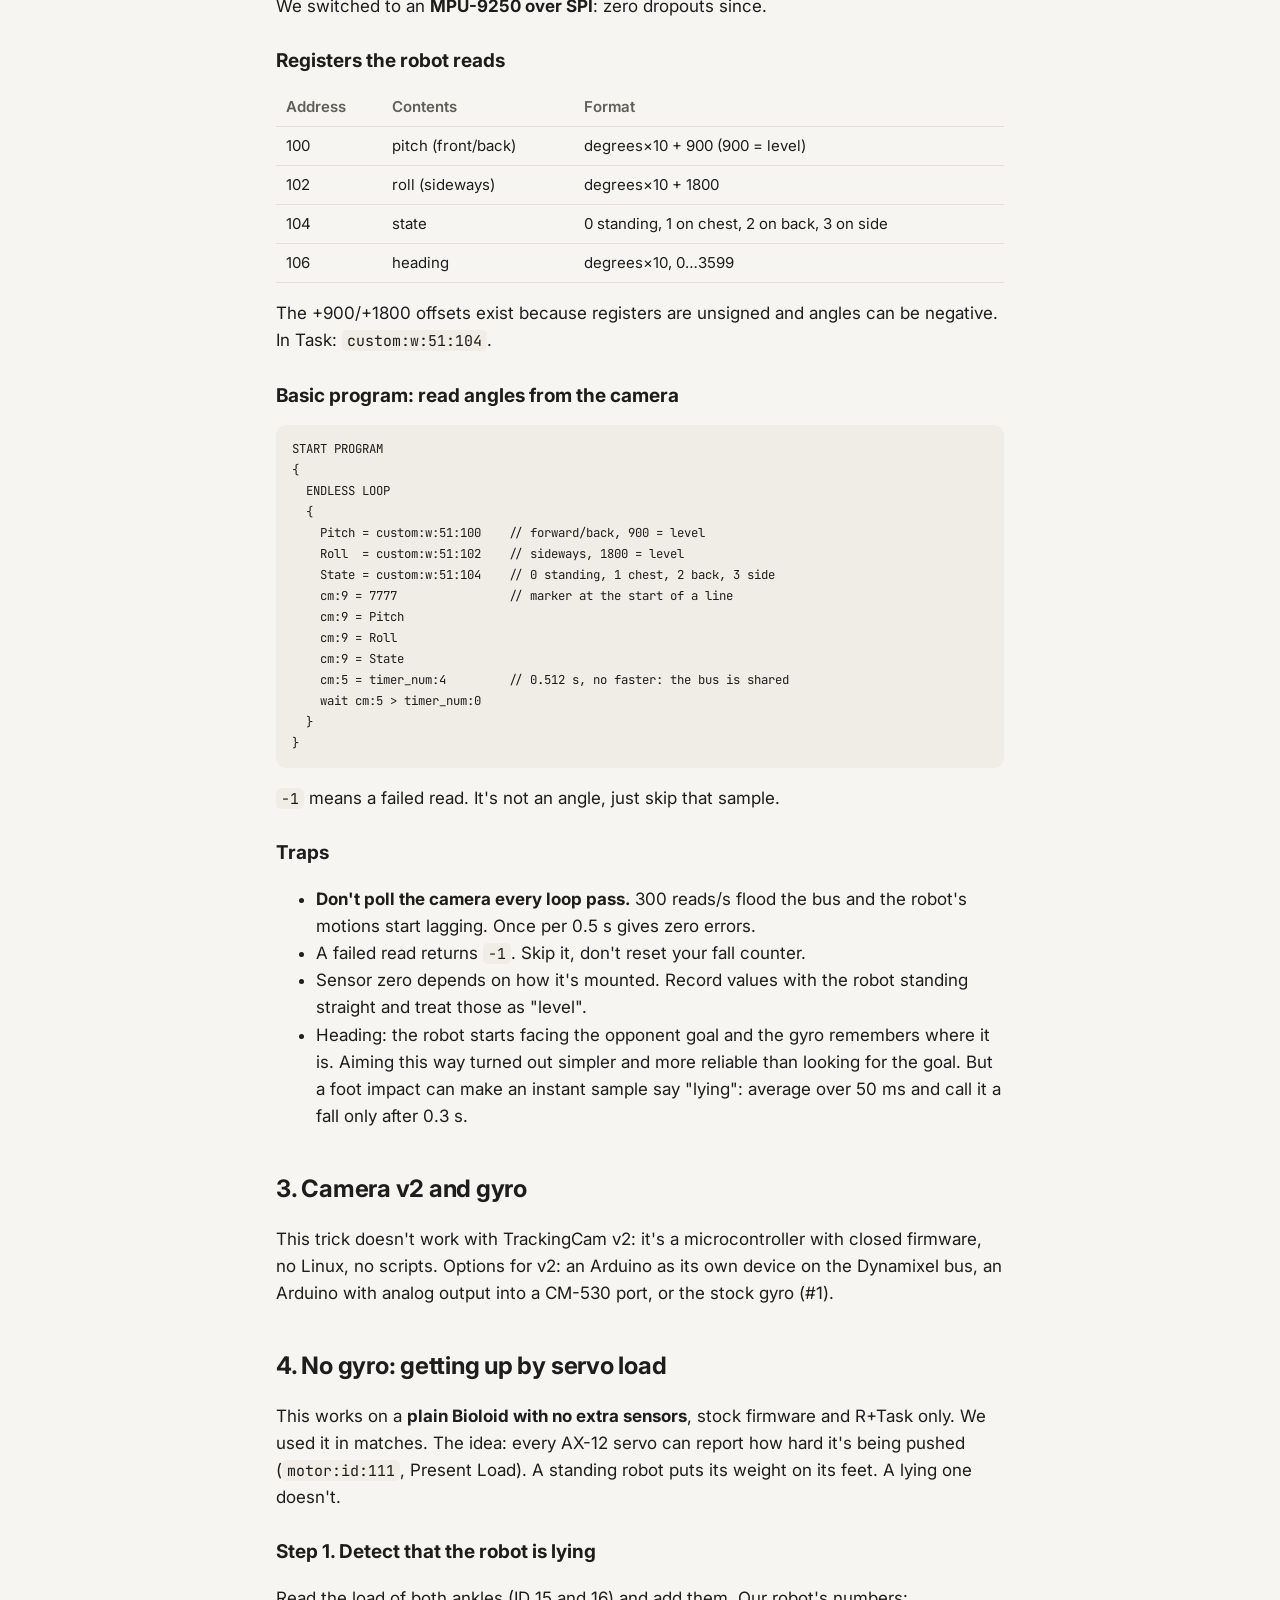
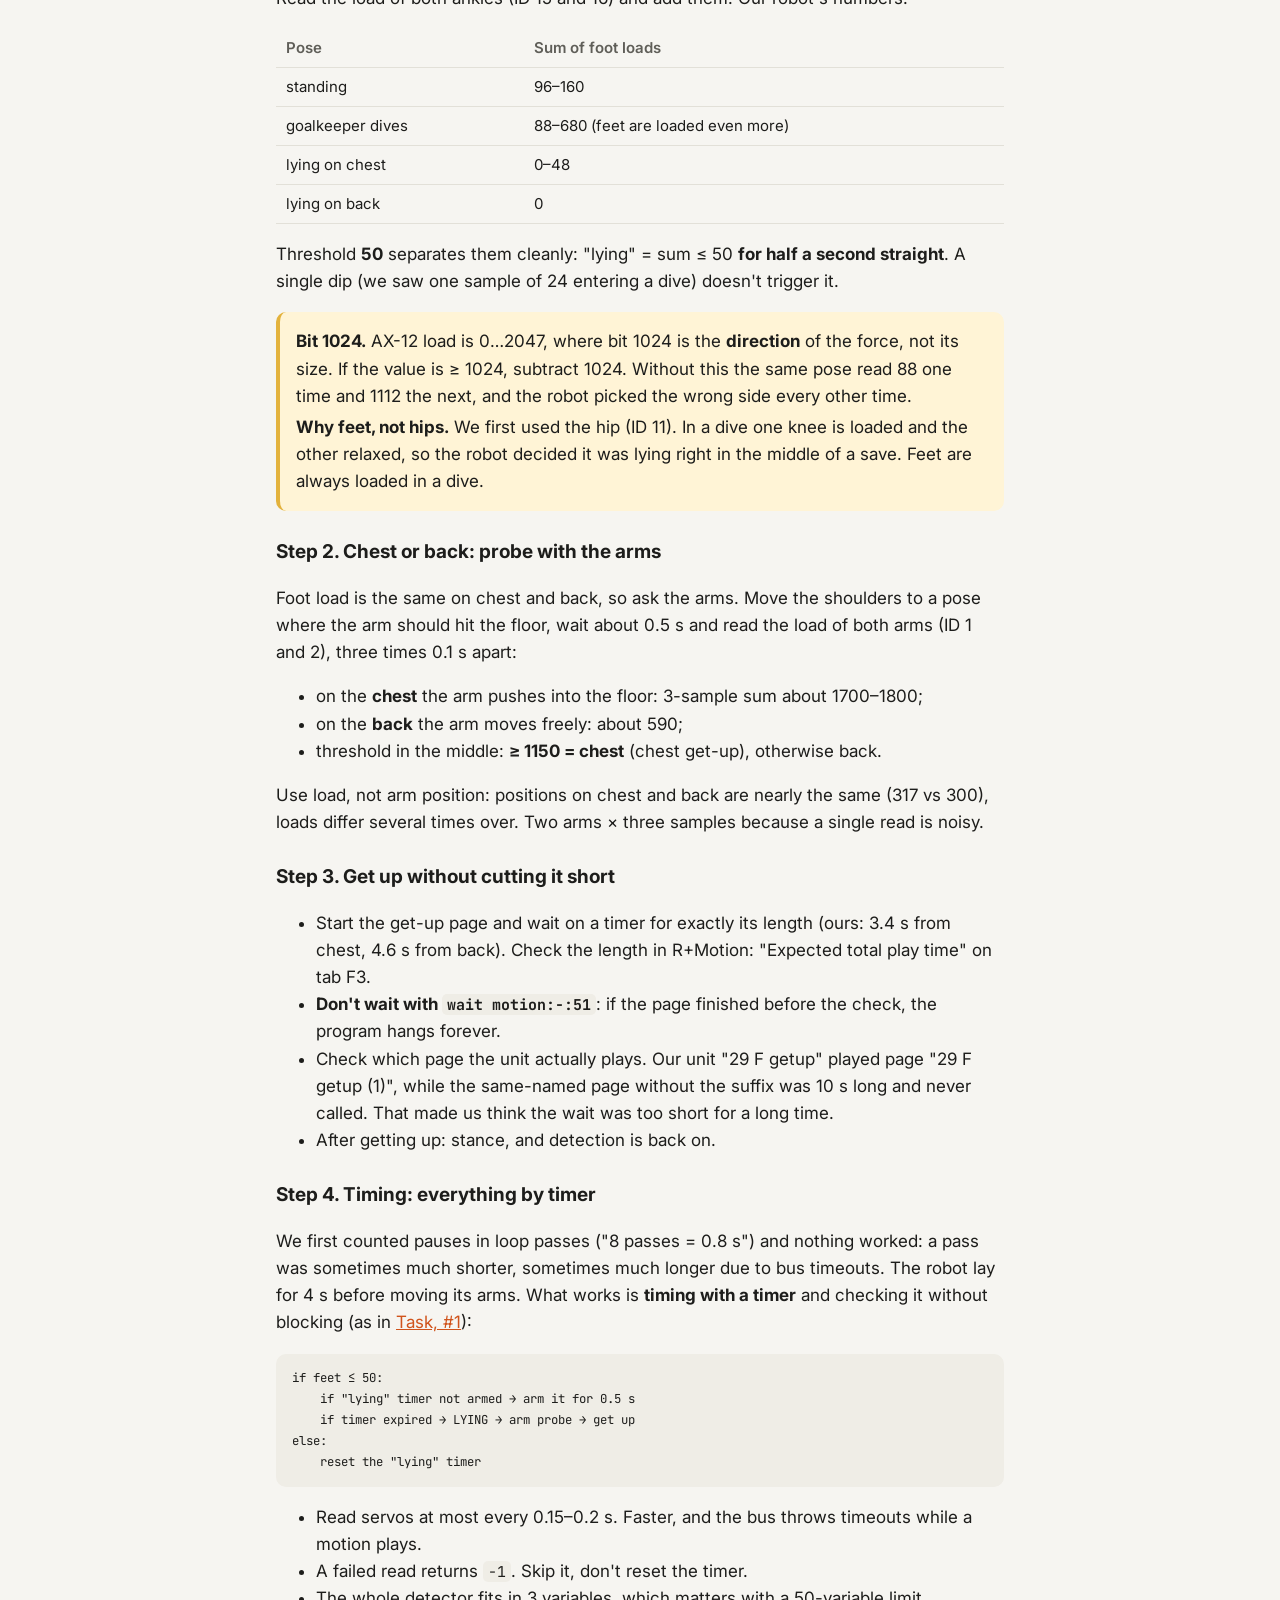
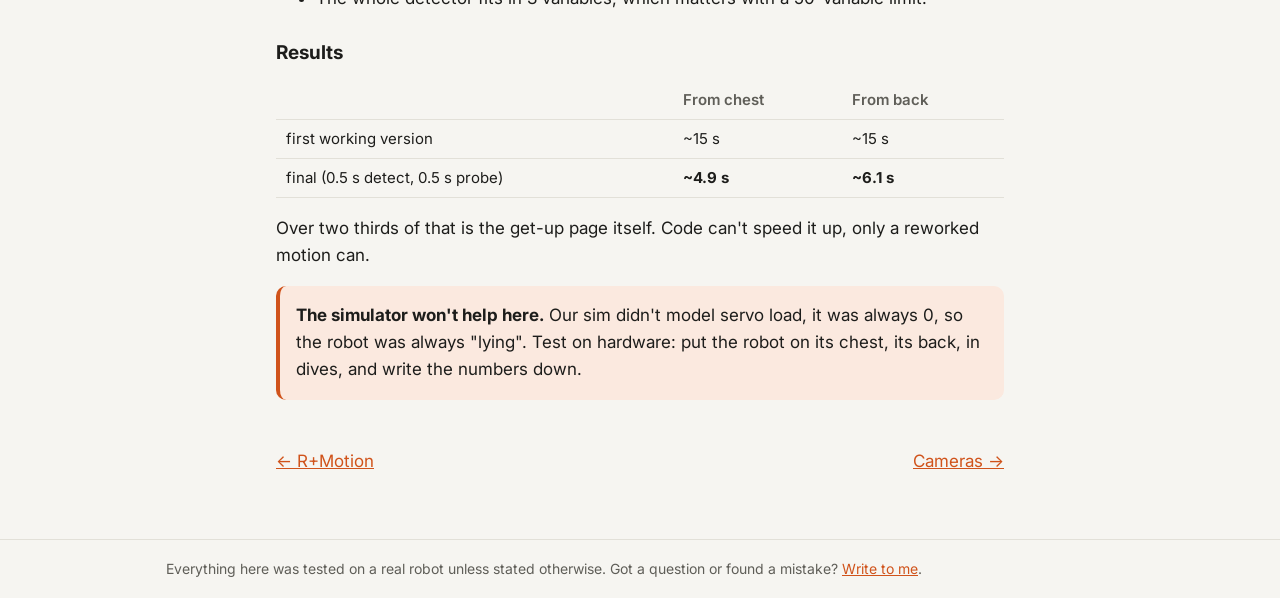
<file: gyro.html>
<!doctype html>
<html lang="ru" data-lang="ru">
<head>
<meta charset="utf-8">
<meta name="viewport" content="width=device-width, initial-scale=1">
<title>Гироскоп на Bioloid CM-530 — подключение, MPU-6050, подъём после падения · Bioloid MrDemVer</title>
<meta name="description" content="Гироскоп на роботе Bioloid (Биолоид) CM-530: штатный гироскоп ROBOTIS, MPU-6050 / MPU-9250 через TrackingCam v3, определение падения и автоподъём.">
<meta name="keywords" content="Bioloid, Биолоид, Bioloid документация, Bioloid инструкция, ROBOTIS, CM-530, Bioloid Premium, Bioloid GP, робот Bioloid, гуманоид, робофутбол, RoboCup, RoboPlus, Dynamixel, AX-12, гироскоп Bioloid, MPU-6050, MPU-9250, подъём робота">
<meta property="og:title" content="Гироскоп на Bioloid CM-530 — подключение, MPU-6050, подъём после падения · Bioloid MrDemVer">
<meta property="og:description" content="Гироскоп на роботе Bioloid (Биолоид) CM-530: штатный гироскоп ROBOTIS, MPU-6050 / MPU-9250 через TrackingCam v3, определение падения и автоподъём.">
<meta property="og:type" content="website">
<meta property="og:url" content="https://mrdemver.github.io/gyro.html">
<meta name="google-site-verification" content="tGpSXkuATQW19PnV1t0p4YPmEEfWsWImLPjnhWDuLzs">
<link rel="icon" href="data:image/svg+xml,<svg xmlns='http://www.w3.org/2000/svg' viewBox='0 0 100 100'><text y='.9em' font-size='90'>🤖</text></svg>">
<link rel="preconnect" href="https://fonts.googleapis.com">
<link rel="stylesheet" href="https://fonts.googleapis.com/css2?family=Inter:wght@400;600;800&family=JetBrains+Mono&display=swap">
<link rel="stylesheet" href="style.css?v=6cc0ea39">
<script src="app.js?v=6cc0ea39"></script>
<!-- Яндекс Метрика -->
<script>
(function(m,e,t,r,i,k,a){m[i]=m[i]||function(){(m[i].a=m[i].a||[]).push(arguments)};
m[i].l=1*new Date();for(var j=0;j<document.scripts.length;j++){if(document.scripts[j].src===r){return;}}
k=e.createElement(t),a=e.getElementsByTagName(t)[0],k.async=1,k.src=r,a.parentNode.insertBefore(k,a)})
(window,document,"script","https://mc.yandex.ru/metrika/tag.js","ym");
ym(114229599,"init",{clickmap:true,trackLinks:true,accurateTrackBounce:true});
</script>
<noscript><div><img src="https://mc.yandex.ru/watch/114229599" style="position:absolute;left:-9999px;" alt=""></div></noscript>
</head>
<body>
<header class="top"><div class="top-inner">
  <a class="brand" href="index.html">Bioloid<span>.</span>MrDemVer</a>
  <button id="menu-btn" type="button" aria-label="Menu" aria-expanded="false">☰</button>
  <nav class="menu"><a href="index.html"><span class="ru">Главная</span><span class="en">Home</span></a><a href="task.html"><span class="ru">R+Task</span><span class="en">R+Task</span></a><a href="motion.html"><span class="ru">R+Motion</span><span class="en">R+Motion</span></a><a href="gyro.html" class="active"><span class="ru">Гироскоп</span><span class="en">Gyro</span></a><a href="camera.html"><span class="ru">Камеры</span><span class="en">Cameras</span></a><a href="firmware.html"><span class="ru">Своя прошивка</span><span class="en">Firmware</span></a><a href="hardware.html"><span class="ru">Железо</span><span class="en">Hardware</span></a></nav>
  <div class="switches">
    <button id="lang-btn" type="button" aria-label="Language">EN</button>
    <button id="theme-btn" type="button" aria-label="Theme">◐</button>
  </div>
</div></header>
<main>
<div class="ru">
<h1>Гироскоп: как роботу понять, что он упал</h1>
<p class="lead">Три пути: штатный гиро ROBOTIS, настоящий датчик MPU через камеру v3 и вообще без гиро, по нагрузке серво.</p>

<h2>1. Штатный ROBOTIS GYRO: почему он «не работает»</h2>
<p>Плата GYRO меряет <b>скорость поворота</b>, а не наклон. Если робот лежит неподвижно, на спине и на груди гиро показывает одно и то же. Различить стороны можно только в момент падения, по знаку пика.</p>
<ul>
  <li>Шкала на CM-530: <b>центр около 300</b>, а не 512. Диапазон 100…510 соответствует ±300°/с. Пороги вроде «&gt;600» не сработают никогда, потому что выше 510 он не выдаёт.</li>
  <li>Читай его <b>в каждом проходе цикла</b>. Как только увидел большой скачок, запомни его знак в переменную: по нему поймёшь, упал робот на спину или на грудь. Подъём запускай уже после.</li>
  <li>Усреднять с паузами нельзя: пик длится доли секунды и пролетит мимо (см. <a href="task.html">паузы в Task</a>).</li>
</ul>

<h3>Базовая прога: просто посмотреть числа</h3>
<p>Начни с неё: залей, открой F3 в R+Task, нажми Start и покачай робота руками. Увидишь, где у твоего гиро ноль и какие пики при падении.</p>
<figure class="shot">
  <img src="img/gyro_task_stock.png" width="788" height="484" alt="Прога в R+Task: чтение штатного гиро из порта 3" loading="lazy">
  <figcaption>Гиро в порту 3 выбирается как PORT[3]: User Device</figcaption>
</figure>
<div class="note"><p>Печатай через <code>cm:9</code>, не через <code>cm:11</code>: <code>cm:11</code> печатает символ, и вместо чисел в терминале будет каша из значков. Пауза здесь нормальна, потому что прога только смотрит. В боевой проге пауз в цикле быть не должно.</p></div>

<h2>2. MPU-6050 / MPU-9250 через TrackingCam v3</h2>
<p>Напрямую в CM-530 такой датчик не подключить: порты там аналоговые, I2C нет. Зато внутри камеры v3 стоит Linux-компьютер с гребёнкой контактов. Скрипт на камере читает датчик и кладёт углы в её регистры, а CM-530 читает их как обычную камеру. <b>Прошивка CM-530 остаётся заводской.</b></p>

<h3>Подключение (I2C, без пайки)</h3>
<div class="table-wrap"><table>
<tr><th>Верхний ряд</th><td>…</td><td>B11</td><td><b>SCL</b></td><td><b>SDA</b></td><td><b>3V3</b></td></tr>
<tr><th>Нижний ряд</th><td>…</td><td>PB6</td><td><b>GND</b></td><td>12V</td><td>5V</td></tr>
</table></div>
<div class="warn">
  <p><b>Осторожно:</b> под SDA стоит 12V, под 3V3 — 5V. Ошибёшься на один ряд, и модуль сгорит.</p>
  <p>По адресу 0x68 на шине камеры уже сидят часы, а у MPU-6050 адрес тот же, и модуль не виден. Поставь перемычку <b>AD0 → VCC</b>, тогда адрес станет 0x69.</p>
</div>
<p>У нас I2C на камере со временем начал отваливаться (обрывы каждые 5–30 с на трёх разных датчиках). Перешли на <b>MPU-9250 по SPI</b>: с тех пор ни одного обрыва.</p>

<h3>Регистры, которые читает робот</h3>
<div class="table-wrap"><table>
<tr><th>Адрес</th><th>Что там</th><th>Формат</th></tr>
<tr><td>100</td><td>наклон вперёд-назад</td><td>градусы×10 + 900 (900 = ровно)</td></tr>
<tr><td>102</td><td>наклон вбок</td><td>градусы×10 + 1800</td></tr>
<tr><td>104</td><td>состояние</td><td>0 стоит, 1 на груди, 2 на спине, 3 на боку</td></tr>
<tr><td>106</td><td>курс</td><td>градусы×10, 0…3599</td></tr>
</table></div>
<p>Смещения +900 и +1800 нужны, потому что регистр беззнаковый, а угол бывает отрицательным. В Task читать так: <code>custom:w:51:104</code>.</p>

<h3>Базовая прога: читать углы с камеры</h3>
<figure class="shot">
  <img src="img/gyro_task_v3.png" width="788" height="754" alt="Прога в R+Task: чтение углов гиро с камеры v3" loading="lazy">
  <figcaption>Регистры камеры: ID[CamID]: ADDR[100(w)] и дальше</figcaption>
</figure>
<p>Если пришло <code>-1</code>, значит чтение сорвалось. Это не угол, такой замер просто пропусти.</p>

<h3>Грабли</h3>
<ul>
  <li><b>Не опрашивай камеру в каждом проходе цикла.</b> 300 чтений в секунду забивают шину, и движения робота начинают лагать. Раз в 0.5 с хватает, и ошибок нет совсем.</li>
  <li>При сбое чтения приходит <code>-1</code>. Не обнуляй из-за него счётчик падения, просто пропускай.</li>
  <li>Ноль датчика зависит от того, как он прикручен. Сними значения, когда робот стоит ровно, и считай «ровно» от них.</li>
  <li>Курс: робот стартует лицом к чужим воротам, и гиро помнит, где они. Так целиться оказалось проще и надёжнее, чем искать ворота глазами. Но удар стопой трясёт датчик, и по одному замеру робот может решить, что лежит. Поэтому бери среднее за 50 мс, а «упал» засчитывай, только если это держится 0.3 с подряд.</li>
</ul>

<h2>3. Камера v2 и гиро</h2>
<p>К TrackingCam v2 так подключить не выйдет: внутри у неё микроконтроллер с закрытой прошивкой, без Linux и своих скриптов. Варианты для v2: Arduino как отдельное устройство на шине Dynamixel, Arduino с аналоговым выходом в порт CM-530 или штатный гиро (п.1).</p>

<h2>4. Без гиро: подъём по нагрузке серво</h2>
<p>Этот способ работает на <b>обычном Bioloid без всяких датчиков</b>, только на заводской прошивке и R+Task. Мы пользовались им на матчах. Идея простая: каждое серво AX-12 умеет сказать, с какой силой его давят (<code>motor:id:111</code>, Present Load). Стоящий робот давит весом на стопы. Лежащий — нет.</p>

<h3>Шаг 1. Понять, что робот лежит</h3>
<p>Читаем нагрузку двух голеностопов (ID 15 и 16) и складываем. Замеры на нашем роботе:</p>
<div class="table-wrap"><table>
<tr><th>Поза</th><th>Сумма нагрузок стоп</th></tr>
<tr><td>стоит</td><td>96–160</td></tr>
<tr><td>в выпадах вратаря</td><td>88–680 (стопы нагружены даже сильнее)</td></tr>
<tr><td>лежит на груди</td><td>0–48</td></tr>
<tr><td>лежит на спине</td><td>0</td></tr>
</table></div>
<p>Порог <b>50</b> разделяет позы без ошибок: робот лежит, если сумма ≤ 50 держится <b>полсекунды подряд</b>. Одиночный провал (у нас был один замер 24 на входе в выпад) на это не влияет.</p>
<div class="warn">
  <p><b>Бит 1024.</b> У AX-12 нагрузка — это число 0…2047, где бит 1024 означает <b>направление</b> силы, а не её величину. Если число ≥ 1024, вычти 1024. Без этого одна и та же поза давала то 88, то 1112, и робот через раз путал сторону.</p>
  <p><b>Почему стопы, а не бедро.</b> Сначала мы смотрели на бедро (ID 11). В выпаде одно колено нагружено, другое расслаблено, и робот решал, что лежит, прямо посреди блока. Стопы в выпаде нагружены всегда.</p>
</div>

<h3>Шаг 2. Грудь или спина: проба руками</h3>
<p>Нагрузка стоп одинакова на груди и на спине, поэтому спрашиваем руки. Плечи уводим в позу, где рука должна упереться в пол, ждём около 0.5 с и читаем нагрузку обеих рук (ID 1 и 2), три раза с шагом 0.1 с:</p>
<ul>
  <li>лёжа <b>на груди</b> рука упирается в пол, сумма за 3 замера около 1700–1800;</li>
  <li>лёжа <b>на спине</b> рука идёт свободно, около 590;</li>
  <li>порог посередине: <b>≥ 1150 = грудь</b> (подъём с груди), меньше — спина.</li>
</ul>
<p>Смотреть надо именно на нагрузку, а не на позицию руки: позиции на груди и спине почти одинаковые (317 против 300), а нагрузка отличается в разы. Сумма двух рук за три замера нужна потому, что одиночное чтение шумит.</p>

<h3>Шаг 3. Встать и не оборвать подъём</h3>
<ul>
  <li>Запусти страницу подъёма и жди по таймеру ровно столько, сколько она длится (у нас 3.4 с с груди и 4.6 с со спины). Длительность смотри в R+Motion: «Expected total play time» на вкладке F3.</li>
  <li><b>Не жди по <code>wait motion:-:51</code></b>: если страница успела кончиться до проверки, прога зависает навсегда.</li>
  <li>Смотри, какую страницу реально играет юнит. У нас юнит «29 F getup» играл страницу «29 F getup (1)», а одноимённая без суффикса была на 10 секунд и не вызывалась вообще. Из-за этого мы долго думали, что паузы не хватает.</li>
  <li>После подъёма робот встаёт в стойку, и проверка падения снова работает.</li>
</ul>

<h3>Шаг 4. Тайминг: всё по таймеру</h3>
<p>Сначала мы считали паузы в проходах цикла («8 проходов = 0.8 с»), и ничего не работало: проход оказался то в разы короче, то из-за тайм-аутов шины в разы длиннее. Робот лежал 4 секунды и только потом начинал двигать руками. Рабочий вариант — <b>засекать время таймером</b> и проверять его, не блокируясь (как в <a href="task.html">Task, п.1</a>):</p>
<pre><code>если стопы ≤ 50:
    если таймер «лежу» не взведён → взвести на 0.5 с
    если таймер истёк → ЛЕЖУ → проба руками → подъём
иначе:
    сбросить таймер «лежу»</code></pre>
<ul>
  <li>Читай серво не чаще раза в 0.15–0.2 с. Если чаще, то во время движения шина сыплет тайм-аутами.</li>
  <li>Если чтение не удалось, придёт <code>-1</code>. Пропусти его и не сбрасывай таймер.</li>
  <li>Весь детект уложился в 3 переменные. При лимите 50 это важно.</li>
</ul>

<h3>Что получилось</h3>
<div class="table-wrap"><table>
<tr><th></th><th>С груди</th><th>Со спины</th></tr>
<tr><td>первая рабочая версия</td><td>~15 с</td><td>~15 с</td></tr>
<tr><td>итоговая (детект 0.5 с, проба 0.5 с)</td><td><b>~4.9 с</b></td><td><b>~6.1 с</b></td></tr>
</table></div>
<p>Больше двух третей этого времени — сама страница подъёма. Прогой её не ускорить, только переделкой движения.</p>
<div class="note"><p><b>Симулятор тут не поможет.</b> В нашем симе нагрузка серво не моделировалась и всегда была 0, то есть робот «лежал» всегда. Проверяй на железе: положи робота на грудь, на спину, поставь в выпады и запиши числа.</p></div>
</div>

<div class="en">
<h1>Gyro: how the robot knows it fell</h1>
<p class="lead">Three paths: the stock ROBOTIS gyro, a real MPU sensor through TrackingCam v3, and no gyro at all, using servo load.</p>

<h2>1. Stock ROBOTIS GYRO: why it "doesn't work"</h2>
<p>The GYRO board measures <b>rotation speed</b>, not tilt. A robot lying still gives the same value on its back and on its chest. You can only tell the side at the moment of falling, from the sign of the peak.</p>
<ul>
  <li>Scale on CM-530: <b>centre ≈ 300</b>, not 512. Range 100…510 = ±300°/s. Thresholds like "&gt;600" never fire, since it never goes above 510.</li>
  <li>Read it <b>every loop pass</b> and store the sign of a big deviation (back/chest) in a variable. Call the get-up afterwards.</li>
  <li>Don't average with pauses: the peak lasts a fraction of a second and you'll miss it (see <a href="task.html">pauses in Task</a>).</li>
</ul>

<h3>Basic program: just look at the numbers</h3>
<p>Start here: upload, open F3 in R+Task, press Start and rock the robot by hand. You'll see where your gyro's zero is and how big the peaks are when it falls.</p>
<pre><code>START PROGRAM
{
  ENDLESS LOOP
  {
    GyroX = PORT[3]:User Device  // stock gyro on port 3
    cm:9  = GyroX              // print a NUMBER to the F3 terminal
    cm:5  = timer_num:1        // 0.128 s pause so the terminal isn't flooded
    wait  cm:5 &gt; timer_num:0
  }
}</code></pre>
<div class="note"><p>Print with <code>cm:9</code>, not <code>cm:11</code>: <code>cm:11</code> prints a character, so you'd get a mess of symbols instead of numbers. The pause is fine here because the program only watches. A match program must not pause inside its loop.</p></div>

<h2>2. MPU-6050 / MPU-9250 through TrackingCam v3</h2>
<p>You can't wire such a sensor straight into the CM-530: its ports are analog-only, no I2C. But TrackingCam v3 has a small Linux computer with a pin header. A script on the camera reads the sensor and writes angles into camera registers, which the CM-530 reads like normal camera data. <b>CM-530 keeps its stock firmware.</b></p>

<h3>Wiring (I2C, no soldering)</h3>
<div class="table-wrap"><table>
<tr><th>Top row</th><td>…</td><td>B11</td><td><b>SCL</b></td><td><b>SDA</b></td><td><b>3V3</b></td></tr>
<tr><th>Bottom row</th><td>…</td><td>PB6</td><td><b>GND</b></td><td>12V</td><td>5V</td></tr>
</table></div>
<div class="warn">
  <p><b>Careful:</b> 12V is right under SDA, 5V under 3V3. One row off and the module is dead.</p>
  <p>Address 0x68 on the camera's bus is already taken by its clock chip, and the MPU-6050 uses the same address, so it's invisible. Bridge <b>AD0 → VCC</b> to move it to 0x69.</p>
</div>
<p>Over time I2C on our camera started dropping out (every 5–30 s, three different sensors). We switched to an <b>MPU-9250 over SPI</b>: zero dropouts since.</p>

<h3>Registers the robot reads</h3>
<div class="table-wrap"><table>
<tr><th>Address</th><th>Contents</th><th>Format</th></tr>
<tr><td>100</td><td>pitch (front/back)</td><td>degrees×10 + 900 (900 = level)</td></tr>
<tr><td>102</td><td>roll (sideways)</td><td>degrees×10 + 1800</td></tr>
<tr><td>104</td><td>state</td><td>0 standing, 1 on chest, 2 on back, 3 on side</td></tr>
<tr><td>106</td><td>heading</td><td>degrees×10, 0…3599</td></tr>
</table></div>
<p>The +900/+1800 offsets exist because registers are unsigned and angles can be negative. In Task: <code>custom:w:51:104</code>.</p>

<h3>Basic program: read angles from the camera</h3>
<pre><code>START PROGRAM
{
  ENDLESS LOOP
  {
    Pitch = custom:w:51:100    // forward/back, 900 = level
    Roll  = custom:w:51:102    // sideways, 1800 = level
    State = custom:w:51:104    // 0 standing, 1 chest, 2 back, 3 side
    cm:9 = 7777                // marker at the start of a line
    cm:9 = Pitch
    cm:9 = Roll
    cm:9 = State
    cm:5 = timer_num:4         // 0.512 s, no faster: the bus is shared
    wait cm:5 &gt; timer_num:0
  }
}</code></pre>
<p><code>-1</code> means a failed read. It's not an angle, just skip that sample.</p>

<h3>Traps</h3>
<ul>
  <li><b>Don't poll the camera every loop pass.</b> 300 reads/s flood the bus and the robot's motions start lagging. Once per 0.5 s gives zero errors.</li>
  <li>A failed read returns <code>-1</code>. Skip it, don't reset your fall counter.</li>
  <li>Sensor zero depends on how it's mounted. Record values with the robot standing straight and treat those as "level".</li>
  <li>Heading: the robot starts facing the opponent goal and the gyro remembers where it is. Aiming this way turned out simpler and more reliable than looking for the goal. But a foot impact can make an instant sample say "lying": average over 50 ms and call it a fall only after 0.3 s.</li>
</ul>

<h2>3. Camera v2 and gyro</h2>
<p>This trick doesn't work with TrackingCam v2: it's a microcontroller with closed firmware, no Linux, no scripts. Options for v2: an Arduino as its own device on the Dynamixel bus, an Arduino with analog output into a CM-530 port, or the stock gyro (#1).</p>

<h2>4. No gyro: getting up by servo load</h2>
<p>This works on a <b>plain Bioloid with no extra sensors</b>, stock firmware and R+Task only. We used it in matches. The idea: every AX-12 servo can report how hard it's being pushed (<code>motor:id:111</code>, Present Load). A standing robot puts its weight on its feet. A lying one doesn't.</p>

<h3>Step 1. Detect that the robot is lying</h3>
<p>Read the load of both ankles (ID 15 and 16) and add them. Our robot's numbers:</p>
<div class="table-wrap"><table>
<tr><th>Pose</th><th>Sum of foot loads</th></tr>
<tr><td>standing</td><td>96–160</td></tr>
<tr><td>goalkeeper dives</td><td>88–680 (feet are loaded even more)</td></tr>
<tr><td>lying on chest</td><td>0–48</td></tr>
<tr><td>lying on back</td><td>0</td></tr>
</table></div>
<p>Threshold <b>50</b> separates them cleanly: "lying" = sum ≤ 50 <b>for half a second straight</b>. A single dip (we saw one sample of 24 entering a dive) doesn't trigger it.</p>
<div class="warn">
  <p><b>Bit 1024.</b> AX-12 load is 0…2047, where bit 1024 is the <b>direction</b> of the force, not its size. If the value is ≥ 1024, subtract 1024. Without this the same pose read 88 one time and 1112 the next, and the robot picked the wrong side every other time.</p>
  <p><b>Why feet, not hips.</b> We first used the hip (ID 11). In a dive one knee is loaded and the other relaxed, so the robot decided it was lying right in the middle of a save. Feet are always loaded in a dive.</p>
</div>

<h3>Step 2. Chest or back: probe with the arms</h3>
<p>Foot load is the same on chest and back, so ask the arms. Move the shoulders to a pose where the arm should hit the floor, wait about 0.5 s and read the load of both arms (ID 1 and 2), three times 0.1 s apart:</p>
<ul>
  <li>on the <b>chest</b> the arm pushes into the floor: 3-sample sum about 1700–1800;</li>
  <li>on the <b>back</b> the arm moves freely: about 590;</li>
  <li>threshold in the middle: <b>≥ 1150 = chest</b> (chest get-up), otherwise back.</li>
</ul>
<p>Use load, not arm position: positions on chest and back are nearly the same (317 vs 300), loads differ several times over. Two arms × three samples because a single read is noisy.</p>

<h3>Step 3. Get up without cutting it short</h3>
<ul>
  <li>Start the get-up page and wait on a timer for exactly its length (ours: 3.4 s from chest, 4.6 s from back). Check the length in R+Motion: "Expected total play time" on tab F3.</li>
  <li><b>Don't wait with <code>wait motion:-:51</code></b>: if the page finished before the check, the program hangs forever.</li>
  <li>Check which page the unit actually plays. Our unit "29 F getup" played page "29 F getup (1)", while the same-named page without the suffix was 10 s long and never called. That made us think the wait was too short for a long time.</li>
  <li>After getting up: stance, and detection is back on.</li>
</ul>

<h3>Step 4. Timing: everything by timer</h3>
<p>We first counted pauses in loop passes ("8 passes = 0.8 s") and nothing worked: a pass was sometimes much shorter, sometimes much longer due to bus timeouts. The robot lay for 4 s before moving its arms. What works is <b>timing with a timer</b> and checking it without blocking (as in <a href="task.html">Task, #1</a>):</p>
<pre><code>if feet ≤ 50:
    if "lying" timer not armed → arm it for 0.5 s
    if timer expired → LYING → arm probe → get up
else:
    reset the "lying" timer</code></pre>
<ul>
  <li>Read servos at most every 0.15–0.2 s. Faster, and the bus throws timeouts while a motion plays.</li>
  <li>A failed read returns <code>-1</code>. Skip it, don't reset the timer.</li>
  <li>The whole detector fits in 3 variables, which matters with a 50-variable limit.</li>
</ul>

<h3>Results</h3>
<div class="table-wrap"><table>
<tr><th></th><th>From chest</th><th>From back</th></tr>
<tr><td>first working version</td><td>~15 s</td><td>~15 s</td></tr>
<tr><td>final (0.5 s detect, 0.5 s probe)</td><td><b>~4.9 s</b></td><td><b>~6.1 s</b></td></tr>
</table></div>
<p>Over two thirds of that is the get-up page itself. Code can't speed it up, only a reworked motion can.</p>
<div class="note"><p><b>The simulator won't help here.</b> Our sim didn't model servo load, it was always 0, so the robot was always "lying". Test on hardware: put the robot on its chest, its back, in dives, and write the numbers down.</p></div>
</div>

<div class="pager"><a href="motion.html">← <span class="ru">R+Motion</span><span class="en">R+Motion</span></a><a href="camera.html"><span class="ru">Камеры</span><span class="en">Cameras</span> →</a></div>
</main>
<footer><div class="inner">
  <span class="ru">Всё проверено на живом роботе, если не сказано обратное. Есть вопрос или нашёл ошибку? <a href="index.html#feedback">Напиши</a>.</span>
  <span class="en">Everything here was tested on a real robot unless stated otherwise. Got a question or found a mistake? <a href="index.html#feedback">Write to me</a>.</span>
</div></footer>
</body>
</html>
</file>
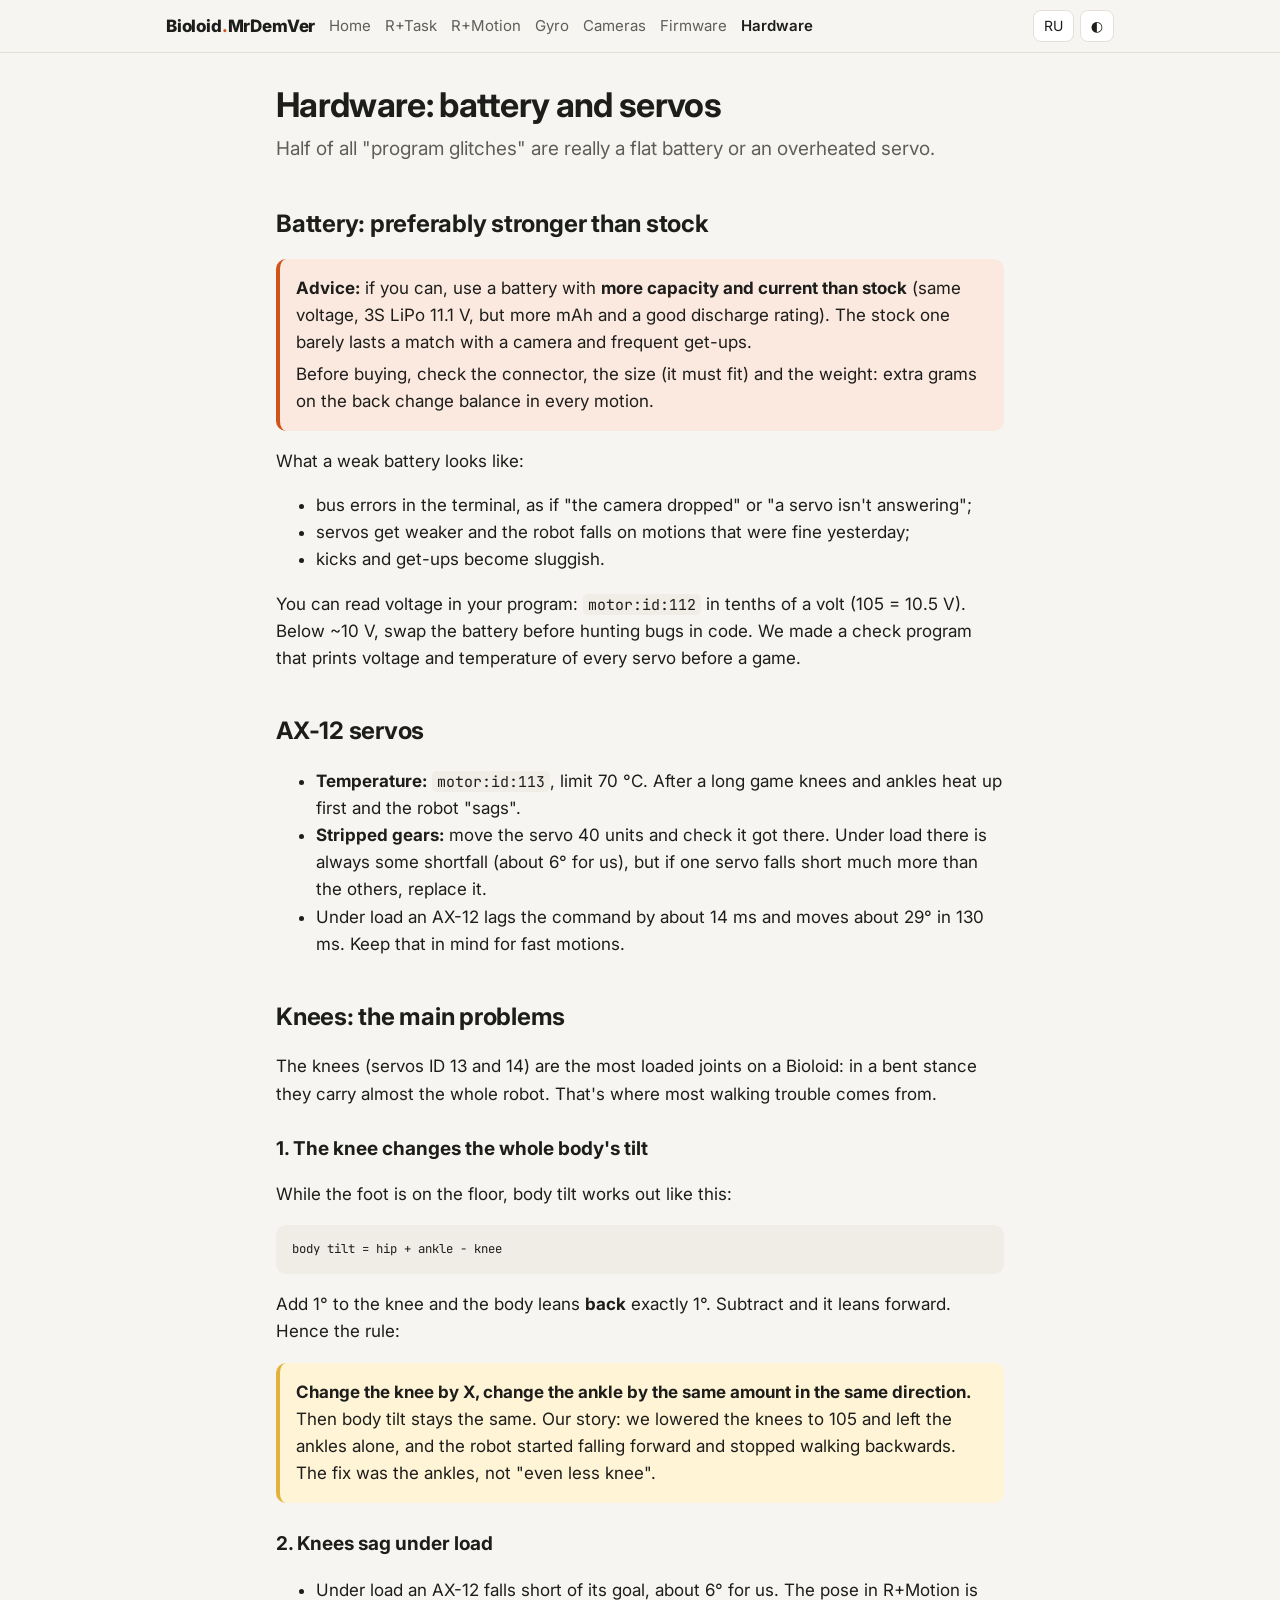
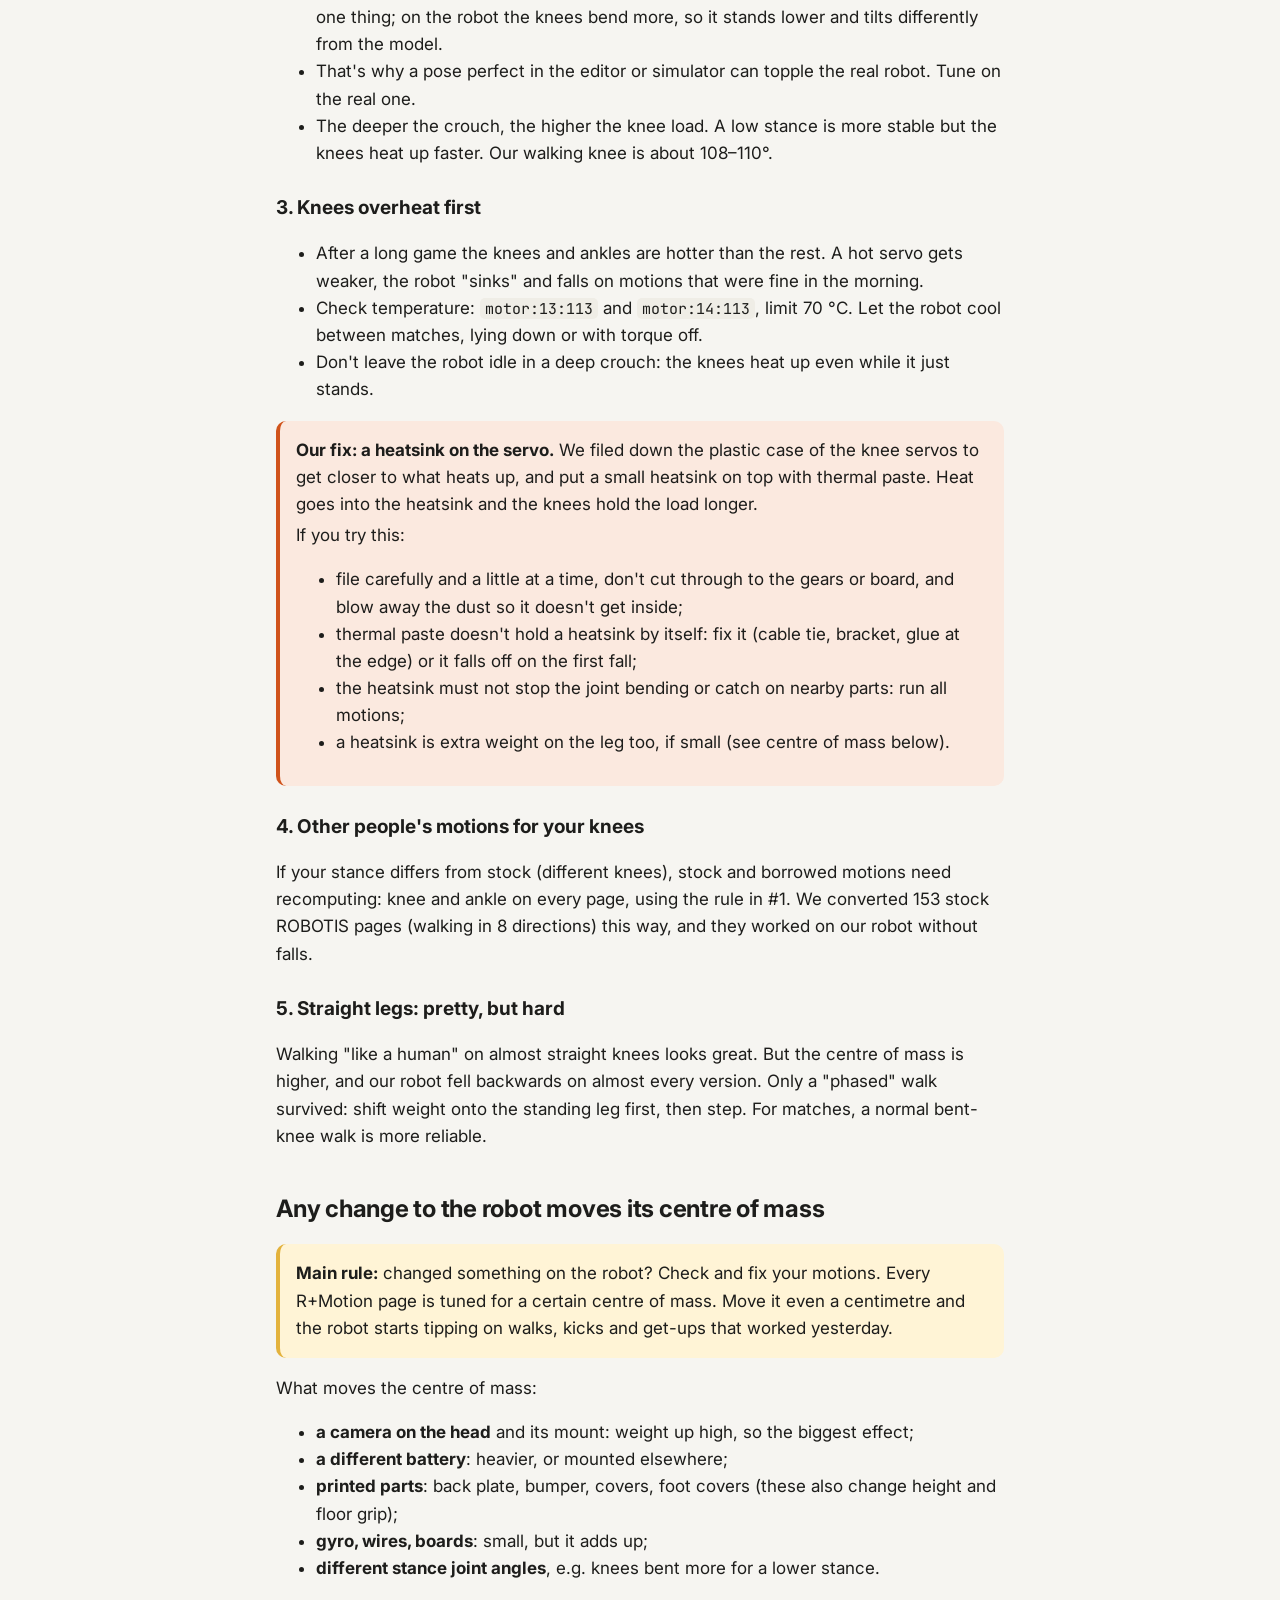
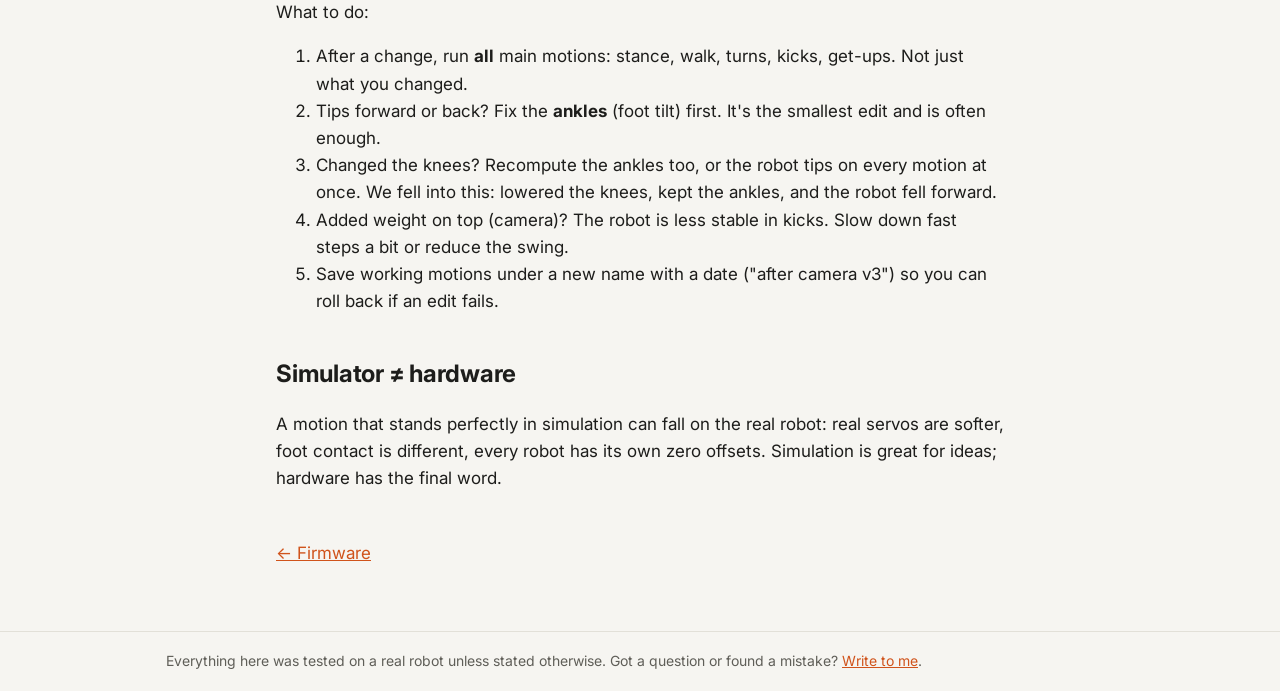
<file: hardware.html>
<!doctype html>
<html lang="ru" data-lang="ru">
<head>
<meta charset="utf-8">
<meta name="viewport" content="width=device-width, initial-scale=1">
<title>Железо Bioloid CM-530 — батарея, сервоприводы Dynamixel AX-12, перегрев · Bioloid MrDemVer</title>
<meta name="description" content="Железо робота Bioloid (Биолоид) на CM-530: батарея, сервоприводы Dynamixel AX-12A, перегрев, радиаторы и практические советы.">
<meta name="keywords" content="Bioloid, Биолоид, Bioloid документация, Bioloid инструкция, ROBOTIS, CM-530, Bioloid Premium, Bioloid GP, робот Bioloid, гуманоид, робофутбол, RoboCup, RoboPlus, Dynamixel, AX-12, AX-12A, батарея Bioloid, перегрев сервопривода">
<meta property="og:title" content="Железо Bioloid CM-530 — батарея, сервоприводы Dynamixel AX-12, перегрев · Bioloid MrDemVer">
<meta property="og:description" content="Железо робота Bioloid (Биолоид) на CM-530: батарея, сервоприводы Dynamixel AX-12A, перегрев, радиаторы и практические советы.">
<meta property="og:type" content="website">
<meta property="og:url" content="https://mrdemver.github.io/hardware.html">
<meta name="google-site-verification" content="tGpSXkuATQW19PnV1t0p4YPmEEfWsWImLPjnhWDuLzs">
<link rel="icon" href="data:image/svg+xml,<svg xmlns='http://www.w3.org/2000/svg' viewBox='0 0 100 100'><text y='.9em' font-size='90'>🤖</text></svg>">
<link rel="preconnect" href="https://fonts.googleapis.com">
<link rel="stylesheet" href="https://fonts.googleapis.com/css2?family=Inter:wght@400;600;800&family=JetBrains+Mono&display=swap">
<link rel="stylesheet" href="style.css?v=6cc0ea39">
<script src="app.js?v=6cc0ea39"></script>
<!-- Яндекс Метрика -->
<script>
(function(m,e,t,r,i,k,a){m[i]=m[i]||function(){(m[i].a=m[i].a||[]).push(arguments)};
m[i].l=1*new Date();for(var j=0;j<document.scripts.length;j++){if(document.scripts[j].src===r){return;}}
k=e.createElement(t),a=e.getElementsByTagName(t)[0],k.async=1,k.src=r,a.parentNode.insertBefore(k,a)})
(window,document,"script","https://mc.yandex.ru/metrika/tag.js","ym");
ym(114229599,"init",{clickmap:true,trackLinks:true,accurateTrackBounce:true});
</script>
<noscript><div><img src="https://mc.yandex.ru/watch/114229599" style="position:absolute;left:-9999px;" alt=""></div></noscript>
</head>
<body>
<header class="top"><div class="top-inner">
  <a class="brand" href="index.html">Bioloid<span>.</span>MrDemVer</a>
  <button id="menu-btn" type="button" aria-label="Menu" aria-expanded="false">☰</button>
  <nav class="menu"><a href="index.html"><span class="ru">Главная</span><span class="en">Home</span></a><a href="task.html"><span class="ru">R+Task</span><span class="en">R+Task</span></a><a href="motion.html"><span class="ru">R+Motion</span><span class="en">R+Motion</span></a><a href="gyro.html"><span class="ru">Гироскоп</span><span class="en">Gyro</span></a><a href="camera.html"><span class="ru">Камеры</span><span class="en">Cameras</span></a><a href="firmware.html"><span class="ru">Своя прошивка</span><span class="en">Firmware</span></a><a href="hardware.html" class="active"><span class="ru">Железо</span><span class="en">Hardware</span></a></nav>
  <div class="switches">
    <button id="lang-btn" type="button" aria-label="Language">EN</button>
    <button id="theme-btn" type="button" aria-label="Theme">◐</button>
  </div>
</div></header>
<main>
<div class="ru">
<h1>Железо: аккумулятор и серво</h1>
<p class="lead">Половина «глюков проги» на самом деле — севший аккумулятор или перегретое серво.</p>

<h2>Аккумулятор: желательно мощнее штатного</h2>
<div class="note">
  <p><b>Совет:</b> по возможности ставь аккумулятор <b>ёмче и мощнее штатного</b> (то же напряжение, 3S LiPo 11.1 В, но больше мАч и с хорошей токоотдачей). Штатного на матч с камерой и частыми подъёмами едва хватает.</p>
  <p>Перед покупкой проверь разъём, размер (должен влезть в корпус) и вес: лишние граммы на спине меняют равновесие во всех движениях.</p>
</div>
<p>Что бывает, когда аккумулятор подсел:</p>
<ul>
  <li>ошибки шины в терминале, будто «камера отвалилась» или «серво не отвечает»;</li>
  <li>серво слабеют, и робот начинает падать на движениях, которые вчера стояли;</li>
  <li>удары и подъёмы выходят вялыми.</li>
</ul>
<p>Напряжение можно прочитать прямо в проге: <code>motor:id:112</code> в десятых вольта (105 = 10.5 В). Ниже ~10 В лучше сразу менять аккумулятор, а не искать ошибку в коде. Мы сделали проверочную прогу, которая перед игрой печатает напряжение и температуру каждого серво.</p>

<h2>Серво AX-12</h2>
<ul>
  <li><b>Температура:</b> <code>motor:id:113</code>, предел 70 °C. После долгой игры колени и голеностопы греются первыми, и тогда робот «проседает».</li>
  <li><b>Сорванные шестерни:</b> дай серво цель на 40 единиц в сторону и посмотри, доехало ли. Недоезд под весом есть всегда (у нас около 6°), но если одно серво недоезжает сильно больше остальных, пора менять.</li>
  <li>Под весом AX-12 отстаёт от команды примерно на 14 мс и проходит около 29° за 130 мс. Учитывай это в быстрых движениях.</li>
</ul>

<h2>Колени: главные проблемы</h2>
<p>Колени (серво ID 13 и 14) — самые нагруженные суставы Bioloid: на них держится почти весь вес робота в согнутой стойке. Из-за них и большинство проблем с ходьбой.</p>

<h3>1. Колено меняет наклон всего корпуса</h3>
<p>Пока стопа стоит на полу, наклон корпуса считается так:</p>
<pre><code>наклон корпуса = бедро + голеностоп − колено</code></pre>
<p>Прибавил колено на 1°, и корпус ушёл <b>назад</b> ровно на 1°. Убавил — ушёл вперёд. Отсюда правило:</p>
<div class="warn"><p><b>Меняешь колено на X — меняй голеностоп на столько же в ту же сторону.</b> Тогда наклон корпуса не изменится. У нас так и было: колени уменьшили до 105, голеностоп не тронули, и робот начал падать вперёд, а назад ходить перестал. Помогла правка голеностопа, а не ещё меньший угол колена.</p></div>

<h3>2. Колени проседают под весом</h3>
<ul>
  <li>Под весом AX-12 недожимает до цели, у нас около 6°. В R+Motion поза одна, а на роботе колени согнуты сильнее, и робот стоит ниже и наклонён не так, как модель.</li>
  <li>Поэтому поза, идеальная в редакторе или симуляторе, на железе может валить робота. Подбирай на живом роботе.</li>
  <li>Чем глубже присед, тем больше нагрузка на колени. Низкая стойка устойчивее, но колени греются быстрее. У нас на ходьбе колено около 108–110°.</li>
</ul>

<h3>3. Колени перегреваются первыми</h3>
<ul>
  <li>После долгой игры колени и голеностопы горячее остальных. Горячее серво слабеет: робот оседает и падает на тех же движениях, что утром стояли.</li>
  <li>Проверяй температуру: <code>motor:13:113</code> и <code>motor:14:113</code>, предел 70 °C. Между матчами дай роботу остыть, лучше лёжа или с выключенным моментом.</li>
  <li>Не держи робота долго в глубоком приседе без дела: колени греются, даже когда он стоит на месте.</li>
</ul>
<div class="note">
  <p><b>Как мы это лечили: радиатор на серво.</b> Напильником спилили пластик корпуса серво коленей, чтобы добраться ближе к тому, что греется, и поставили сверху маленький радиатор на термопасту. Тепло уходит в радиатор, и колени держат нагрузку дольше.</p>
  <p>Что учесть, если повторяешь:</p>
  <ul>
    <li>пили аккуратно и понемногу, не прорежь корпус насквозь к шестерням и плате, и сдуй опилки, чтобы они не попали внутрь;</li>
    <li>термопаста сама радиатор не держит: его надо закрепить (стяжкой, скобой, клеем по краю), иначе отвалится при первом падении;</li>
    <li>радиатор не должен мешать суставу сгибаться и цепляться за соседние детали: прогони все движения;</li>
    <li>радиатор — тоже вес на ноге, хоть и небольшой (см. центр тяжести ниже).</li>
  </ul>
</div>

<h3>4. Чужие движения под твои колени</h3>
<p>Если твоя стойка отличается от заводской (другие колени), заводские и чужие движения надо пересчитывать: колено и голеностоп на всех страницах, по правилу из п.1. Мы так перевели 153 заводские страницы ROBOTIS (ходьба в 8 направлений), и они заработали на нашем роботе без падений.</p>

<h3>5. Прямые ноги — красиво, но сложно</h3>
<p>Ходьба «как человек», почти на прямых коленях, выглядит круто. Но центр тяжести выше, и робот у нас падал назад почти на всех вариантах. Устояла только ходьба «по фазам»: сначала перенести вес на опорную ногу, потом шагать. Для матча надёжнее обычная ходьба на согнутых коленях.</p>

<h2>Любая переделка робота сдвигает центр тяжести</h2>
<div class="warn"><p><b>Главное правило:</b> поменял что-то в роботе — проверяй и правь движения. Все страницы в R+Motion рассчитаны на определённое положение центра тяжести. Сдвинулся он хотя бы на сантиметр, и робот начинает заваливаться на ходьбе, ударах и подъёмах, которые вчера работали.</p></div>
<p>Что сдвигает центр тяжести:</p>
<ul>
  <li><b>камера на голове</b> и её держатель: груз высоко, поэтому влияет сильнее всего;</li>
  <li><b>другой аккумулятор</b>: тяжелее, или стоит не там же;</li>
  <li><b>печатные детали</b>: спина, бампер, крышки, тапочки на стопы (они меняют ещё и высоту и сцепление с полом);</li>
  <li><b>гироскоп, провода, плата</b>: мелочь, но вместе набегает;</li>
  <li><b>другие углы суставов в стойке</b>, например колени согнуты сильнее, чтобы робот стоял ниже.</li>
</ul>
<p>Что делать:</p>
<ol>
  <li>После переделки прогони <b>все</b> основные движения: стойку, ходьбу, повороты, удары, подъёмы. Не только то, что менял.</li>
  <li>Падает вперёд или назад — сначала правь <b>голеностопы</b> (наклон стопы). Это самая маленькая правка, и чаще всего её хватает.</li>
  <li>Поменял колени — сразу пересчитай и голеностопы, иначе робот валится на всех движениях разом. Мы так и попадались: колени ставили ниже, а голеностопы оставляли, и робот заваливался вперёд.</li>
  <li>Если добавил вес сверху (камеру), робот хуже держится в ударах. Чуть замедли быстрые шаги или уменьши размах.</li>
  <li>Сохраняй рабочие движения под новым именем с датой («после камеры v3»), чтобы откатиться, если правка не удалась.</li>
</ol>

<h2>Симулятор ≠ железо</h2>
<p>Движение, которое идеально стоит в симуляторе, на роботе может упасть: настоящие серво мягче, контакт стопы с полом другой, у каждого робота свои нули. Сим хорош для идей, а последнее слово всегда за железом.</p>
</div>

<div class="en">
<h1>Hardware: battery and servos</h1>
<p class="lead">Half of all "program glitches" are really a flat battery or an overheated servo.</p>

<h2>Battery: preferably stronger than stock</h2>
<div class="note">
  <p><b>Advice:</b> if you can, use a battery with <b>more capacity and current than stock</b> (same voltage, 3S LiPo 11.1 V, but more mAh and a good discharge rating). The stock one barely lasts a match with a camera and frequent get-ups.</p>
  <p>Before buying, check the connector, the size (it must fit) and the weight: extra grams on the back change balance in every motion.</p>
</div>
<p>What a weak battery looks like:</p>
<ul>
  <li>bus errors in the terminal, as if "the camera dropped" or "a servo isn't answering";</li>
  <li>servos get weaker and the robot falls on motions that were fine yesterday;</li>
  <li>kicks and get-ups become sluggish.</li>
</ul>
<p>You can read voltage in your program: <code>motor:id:112</code> in tenths of a volt (105 = 10.5 V). Below ~10 V, swap the battery before hunting bugs in code. We made a check program that prints voltage and temperature of every servo before a game.</p>

<h2>AX-12 servos</h2>
<ul>
  <li><b>Temperature:</b> <code>motor:id:113</code>, limit 70 °C. After a long game knees and ankles heat up first and the robot "sags".</li>
  <li><b>Stripped gears:</b> move the servo 40 units and check it got there. Under load there is always some shortfall (about 6° for us), but if one servo falls short much more than the others, replace it.</li>
  <li>Under load an AX-12 lags the command by about 14 ms and moves about 29° in 130 ms. Keep that in mind for fast motions.</li>
</ul>

<h2>Knees: the main problems</h2>
<p>The knees (servos ID 13 and 14) are the most loaded joints on a Bioloid: in a bent stance they carry almost the whole robot. That's where most walking trouble comes from.</p>

<h3>1. The knee changes the whole body's tilt</h3>
<p>While the foot is on the floor, body tilt works out like this:</p>
<pre><code>body tilt = hip + ankle − knee</code></pre>
<p>Add 1° to the knee and the body leans <b>back</b> exactly 1°. Subtract and it leans forward. Hence the rule:</p>
<div class="warn"><p><b>Change the knee by X, change the ankle by the same amount in the same direction.</b> Then body tilt stays the same. Our story: we lowered the knees to 105 and left the ankles alone, and the robot started falling forward and stopped walking backwards. The fix was the ankles, not "even less knee".</p></div>

<h3>2. Knees sag under load</h3>
<ul>
  <li>Under load an AX-12 falls short of its goal, about 6° for us. The pose in R+Motion is one thing; on the robot the knees bend more, so it stands lower and tilts differently from the model.</li>
  <li>That's why a pose perfect in the editor or simulator can topple the real robot. Tune on the real one.</li>
  <li>The deeper the crouch, the higher the knee load. A low stance is more stable but the knees heat up faster. Our walking knee is about 108–110°.</li>
</ul>

<h3>3. Knees overheat first</h3>
<ul>
  <li>After a long game the knees and ankles are hotter than the rest. A hot servo gets weaker, the robot "sinks" and falls on motions that were fine in the morning.</li>
  <li>Check temperature: <code>motor:13:113</code> and <code>motor:14:113</code>, limit 70 °C. Let the robot cool between matches, lying down or with torque off.</li>
  <li>Don't leave the robot idle in a deep crouch: the knees heat up even while it just stands.</li>
</ul>
<div class="note">
  <p><b>Our fix: a heatsink on the servo.</b> We filed down the plastic case of the knee servos to get closer to what heats up, and put a small heatsink on top with thermal paste. Heat goes into the heatsink and the knees hold the load longer.</p>
  <p>If you try this:</p>
  <ul>
    <li>file carefully and a little at a time, don't cut through to the gears or board, and blow away the dust so it doesn't get inside;</li>
    <li>thermal paste doesn't hold a heatsink by itself: fix it (cable tie, bracket, glue at the edge) or it falls off on the first fall;</li>
    <li>the heatsink must not stop the joint bending or catch on nearby parts: run all motions;</li>
    <li>a heatsink is extra weight on the leg too, if small (see centre of mass below).</li>
  </ul>
</div>

<h3>4. Other people's motions for your knees</h3>
<p>If your stance differs from stock (different knees), stock and borrowed motions need recomputing: knee and ankle on every page, using the rule in #1. We converted 153 stock ROBOTIS pages (walking in 8 directions) this way, and they worked on our robot without falls.</p>

<h3>5. Straight legs: pretty, but hard</h3>
<p>Walking "like a human" on almost straight knees looks great. But the centre of mass is higher, and our robot fell backwards on almost every version. Only a "phased" walk survived: shift weight onto the standing leg first, then step. For matches, a normal bent-knee walk is more reliable.</p>

<h2>Any change to the robot moves its centre of mass</h2>
<div class="warn"><p><b>Main rule:</b> changed something on the robot? Check and fix your motions. Every R+Motion page is tuned for a certain centre of mass. Move it even a centimetre and the robot starts tipping on walks, kicks and get-ups that worked yesterday.</p></div>
<p>What moves the centre of mass:</p>
<ul>
  <li><b>a camera on the head</b> and its mount: weight up high, so the biggest effect;</li>
  <li><b>a different battery</b>: heavier, or mounted elsewhere;</li>
  <li><b>printed parts</b>: back plate, bumper, covers, foot covers (these also change height and floor grip);</li>
  <li><b>gyro, wires, boards</b>: small, but it adds up;</li>
  <li><b>different stance joint angles</b>, e.g. knees bent more for a lower stance.</li>
</ul>
<p>What to do:</p>
<ol>
  <li>After a change, run <b>all</b> main motions: stance, walk, turns, kicks, get-ups. Not just what you changed.</li>
  <li>Tips forward or back? Fix the <b>ankles</b> (foot tilt) first. It's the smallest edit and is often enough.</li>
  <li>Changed the knees? Recompute the ankles too, or the robot tips on every motion at once. We fell into this: lowered the knees, kept the ankles, and the robot fell forward.</li>
  <li>Added weight on top (camera)? The robot is less stable in kicks. Slow down fast steps a bit or reduce the swing.</li>
  <li>Save working motions under a new name with a date ("after camera v3") so you can roll back if an edit fails.</li>
</ol>

<h2>Simulator ≠ hardware</h2>
<p>A motion that stands perfectly in simulation can fall on the real robot: real servos are softer, foot contact is different, every robot has its own zero offsets. Simulation is great for ideas; hardware has the final word.</p>
</div>

<div class="pager"><a href="firmware.html">← <span class="ru">Своя прошивка</span><span class="en">Firmware</span></a></div>
</main>
<footer><div class="inner">
  <span class="ru">Всё проверено на живом роботе, если не сказано обратное. Есть вопрос или нашёл ошибку? <a href="index.html#feedback">Напиши</a>.</span>
  <span class="en">Everything here was tested on a real robot unless stated otherwise. Got a question or found a mistake? <a href="index.html#feedback">Write to me</a>.</span>
</div></footer>
</body>
</html>
</file>
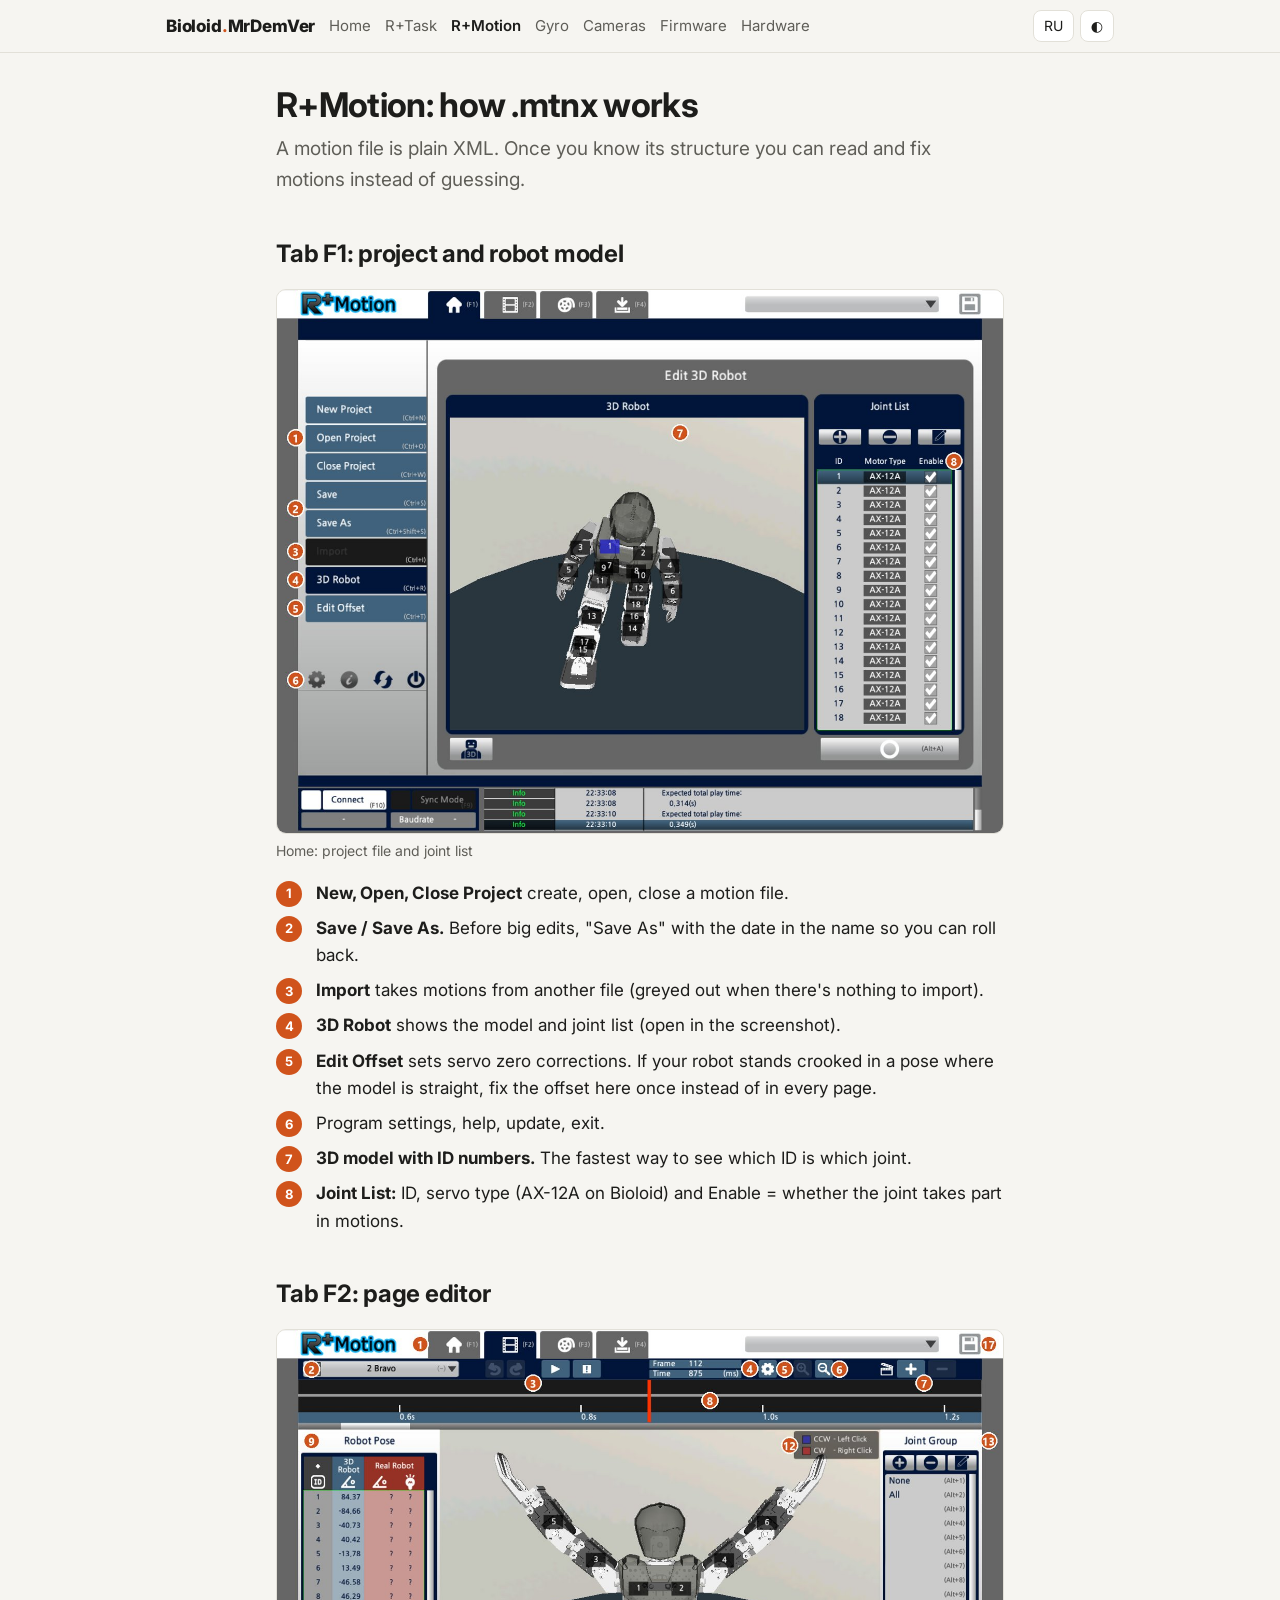
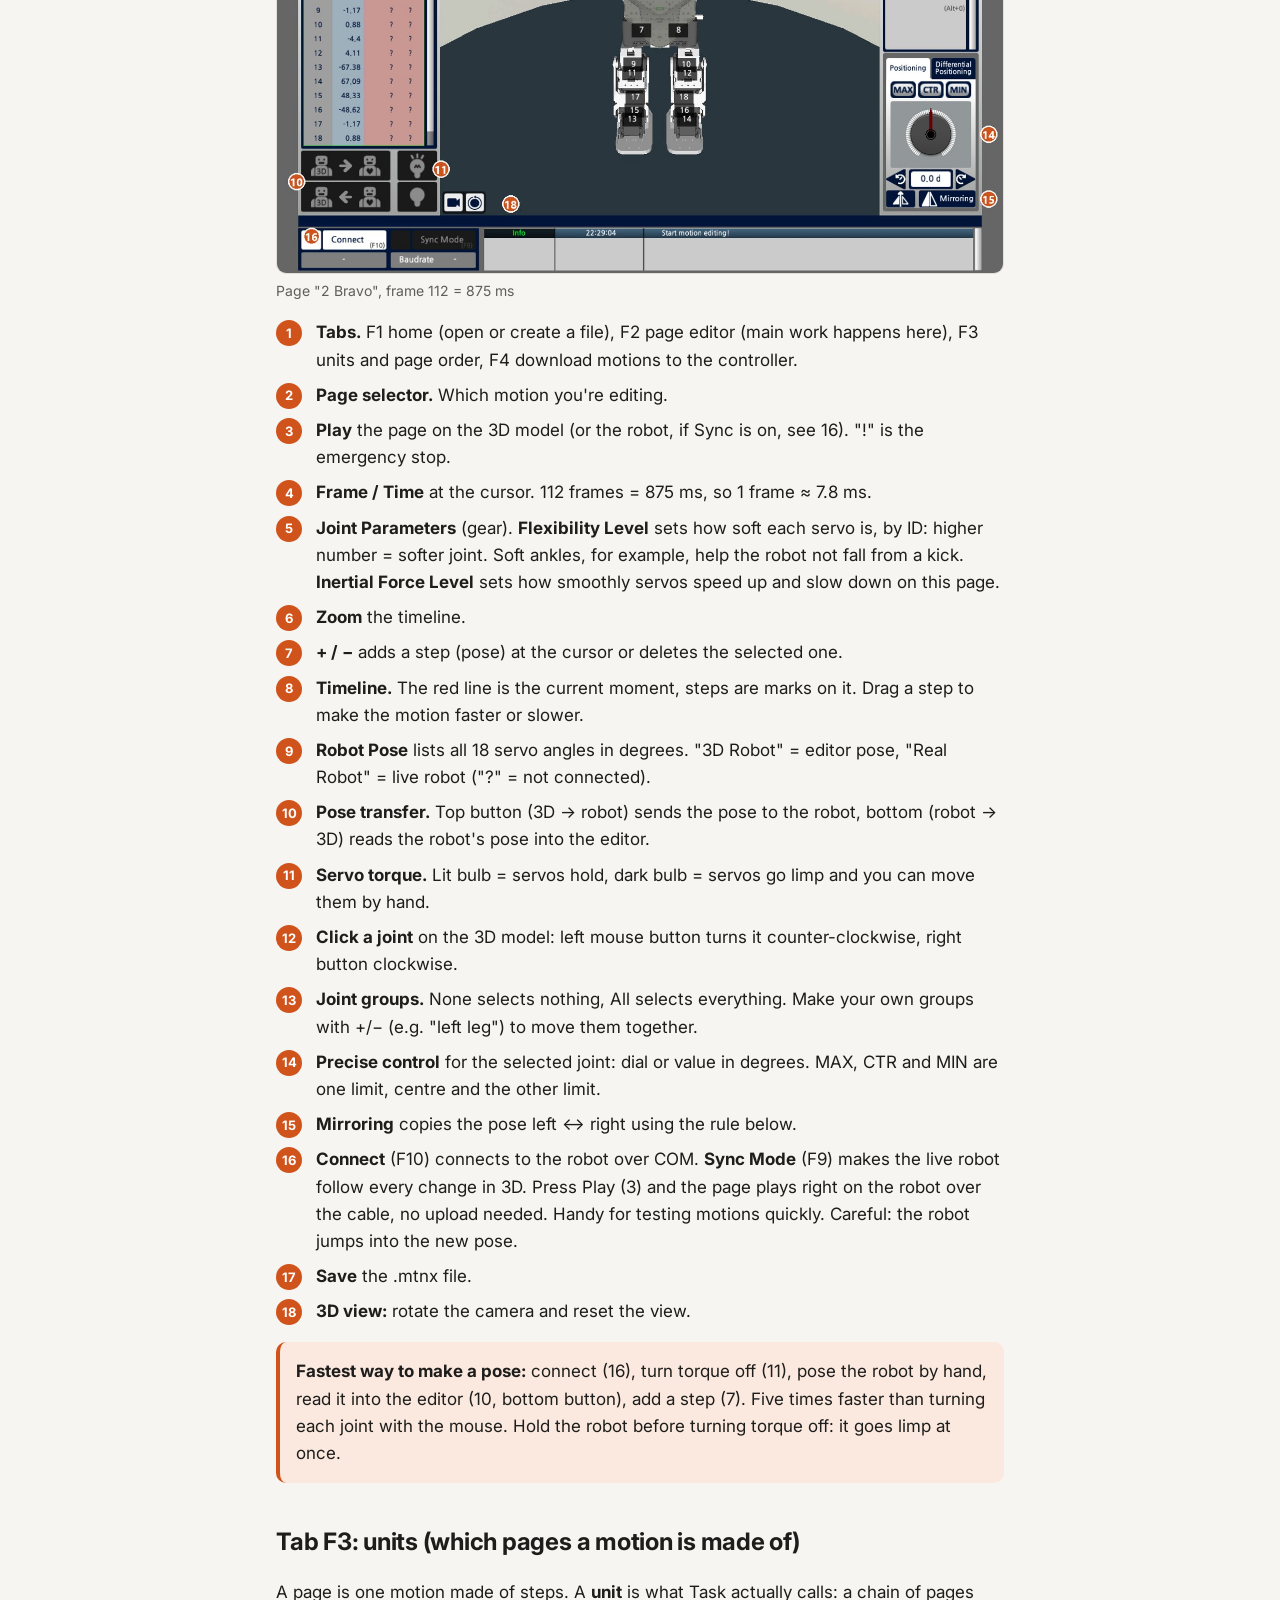
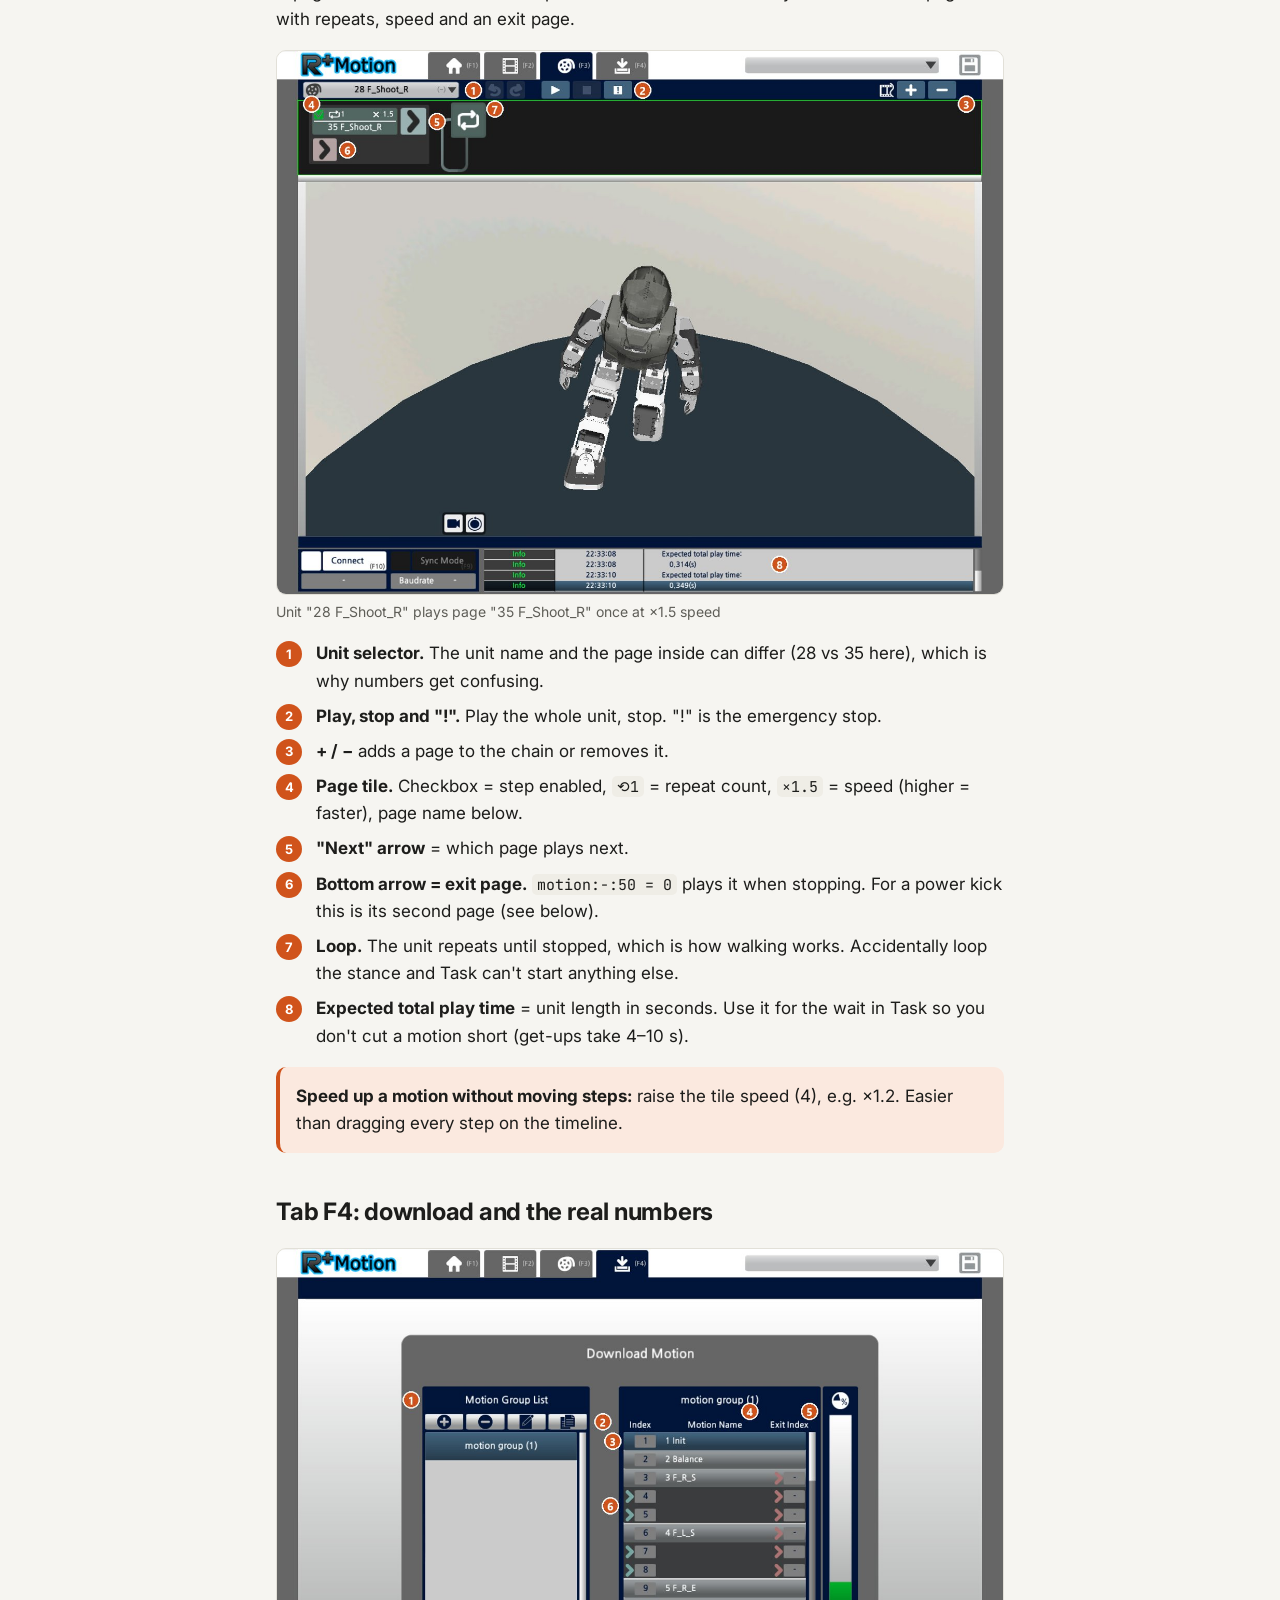
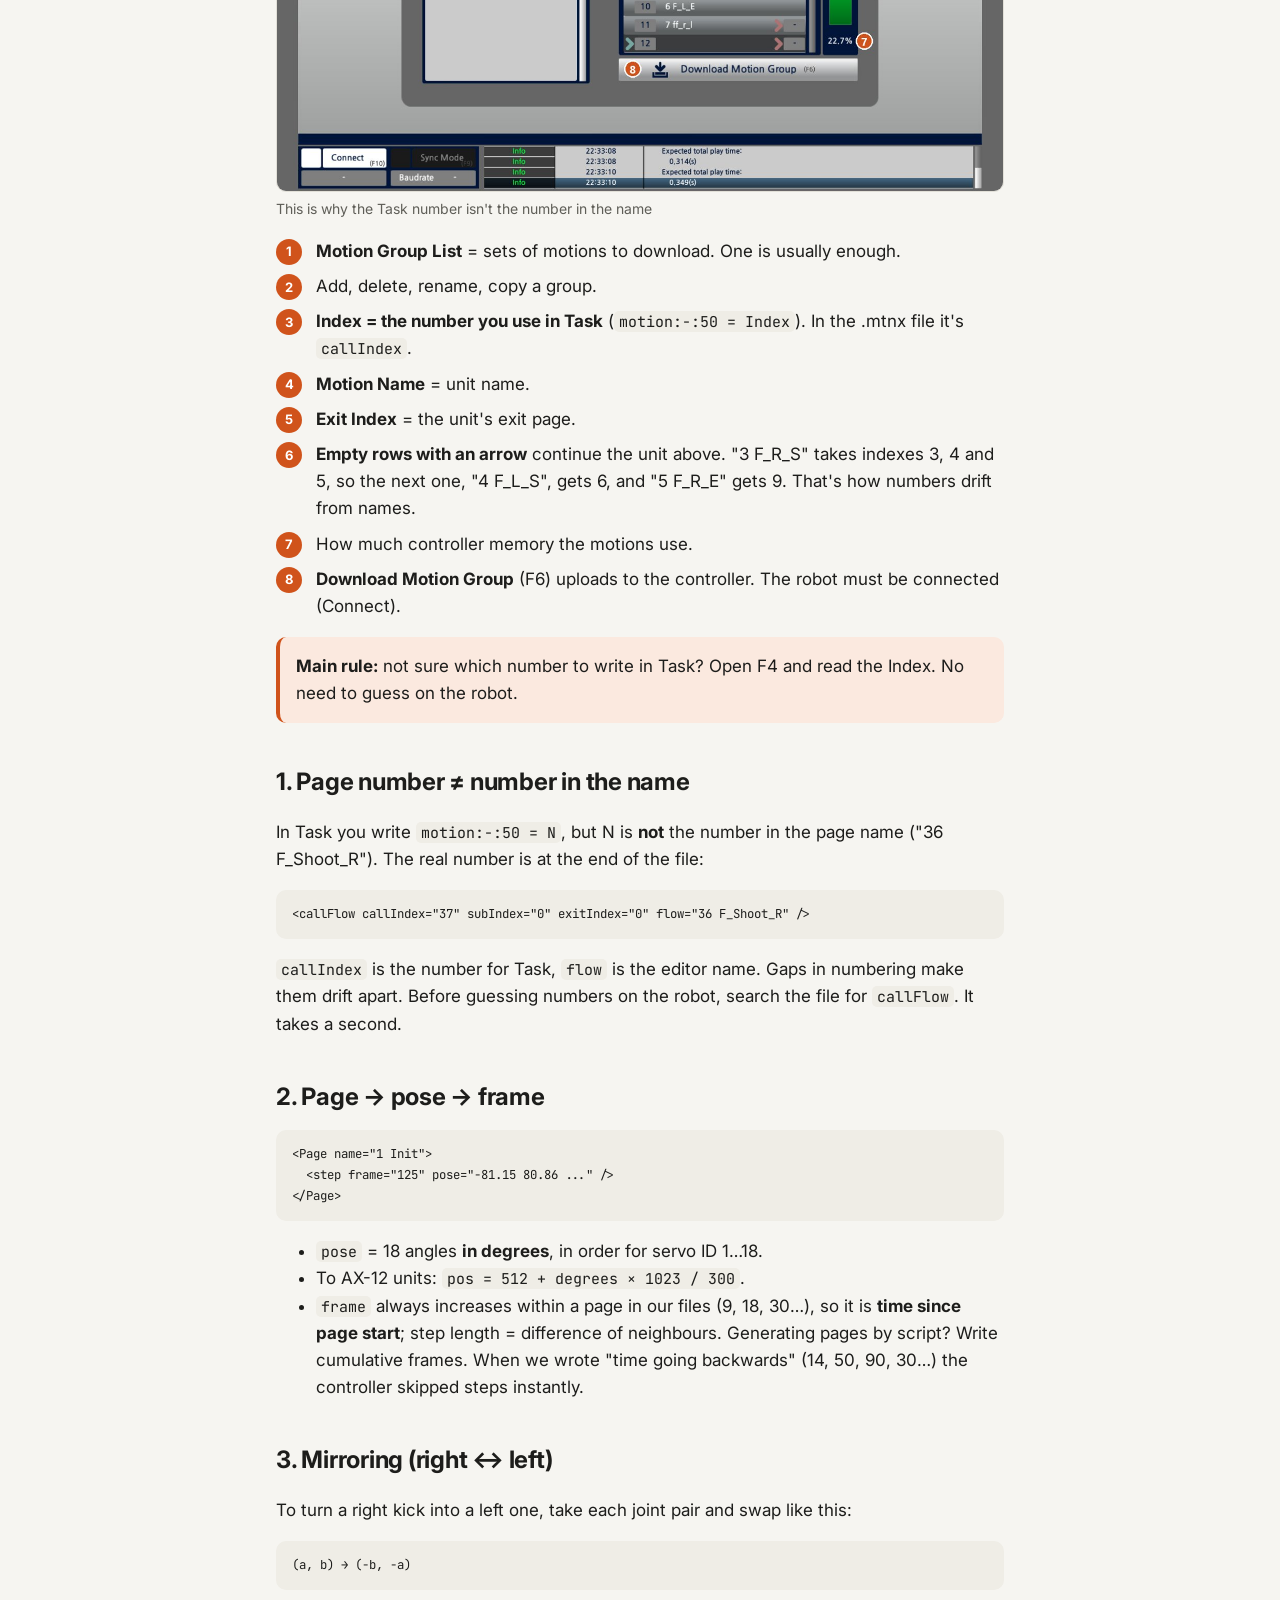
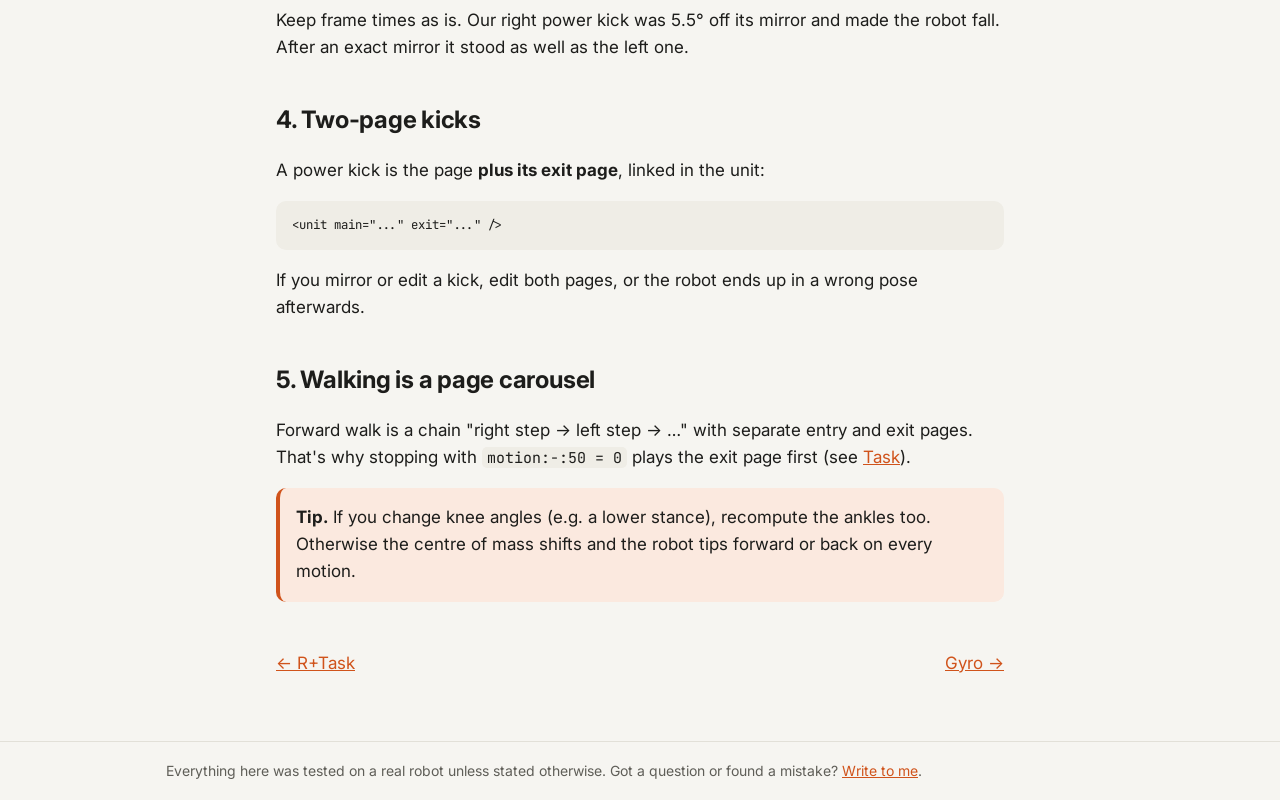
<file: motion.html>
<!doctype html>
<html lang="ru" data-lang="ru">
<head>
<meta charset="utf-8">
<meta name="viewport" content="width=device-width, initial-scale=1">
<title>R+ Motion для Bioloid — движения .mtnx, страницы и кадры · Bioloid MrDemVer</title>
<meta name="description" content="Документация R+ Motion для робота Bioloid (Биолоид) на CM-530: файлы движений .mtnx, страницы, кадры, Sync Mode, зеркалирование, ходьба и удары.">
<meta name="keywords" content="Bioloid, Биолоид, Bioloid документация, Bioloid инструкция, ROBOTIS, CM-530, Bioloid Premium, Bioloid GP, робот Bioloid, гуманоид, робофутбол, RoboCup, RoboPlus, Dynamixel, AX-12, R+ Motion, RoboPlus Motion, mtnx, движения Bioloid, ходьба Bioloid">
<meta property="og:title" content="R+ Motion для Bioloid — движения .mtnx, страницы и кадры · Bioloid MrDemVer">
<meta property="og:description" content="Документация R+ Motion для робота Bioloid (Биолоид) на CM-530: файлы движений .mtnx, страницы, кадры, Sync Mode, зеркалирование, ходьба и удары.">
<meta property="og:type" content="website">
<meta property="og:url" content="https://mrdemver.github.io/motion.html">
<meta name="google-site-verification" content="tGpSXkuATQW19PnV1t0p4YPmEEfWsWImLPjnhWDuLzs">
<link rel="icon" href="data:image/svg+xml,<svg xmlns='http://www.w3.org/2000/svg' viewBox='0 0 100 100'><text y='.9em' font-size='90'>🤖</text></svg>">
<link rel="preconnect" href="https://fonts.googleapis.com">
<link rel="stylesheet" href="https://fonts.googleapis.com/css2?family=Inter:wght@400;600;800&family=JetBrains+Mono&display=swap">
<link rel="stylesheet" href="style.css?v=6cc0ea39">
<script src="app.js?v=6cc0ea39"></script>
<!-- Яндекс Метрика -->
<script>
(function(m,e,t,r,i,k,a){m[i]=m[i]||function(){(m[i].a=m[i].a||[]).push(arguments)};
m[i].l=1*new Date();for(var j=0;j<document.scripts.length;j++){if(document.scripts[j].src===r){return;}}
k=e.createElement(t),a=e.getElementsByTagName(t)[0],k.async=1,k.src=r,a.parentNode.insertBefore(k,a)})
(window,document,"script","https://mc.yandex.ru/metrika/tag.js","ym");
ym(114229599,"init",{clickmap:true,trackLinks:true,accurateTrackBounce:true});
</script>
<noscript><div><img src="https://mc.yandex.ru/watch/114229599" style="position:absolute;left:-9999px;" alt=""></div></noscript>
</head>
<body>
<header class="top"><div class="top-inner">
  <a class="brand" href="index.html">Bioloid<span>.</span>MrDemVer</a>
  <button id="menu-btn" type="button" aria-label="Menu" aria-expanded="false">☰</button>
  <nav class="menu"><a href="index.html"><span class="ru">Главная</span><span class="en">Home</span></a><a href="task.html"><span class="ru">R+Task</span><span class="en">R+Task</span></a><a href="motion.html" class="active"><span class="ru">R+Motion</span><span class="en">R+Motion</span></a><a href="gyro.html"><span class="ru">Гироскоп</span><span class="en">Gyro</span></a><a href="camera.html"><span class="ru">Камеры</span><span class="en">Cameras</span></a><a href="firmware.html"><span class="ru">Своя прошивка</span><span class="en">Firmware</span></a><a href="hardware.html"><span class="ru">Железо</span><span class="en">Hardware</span></a></nav>
  <div class="switches">
    <button id="lang-btn" type="button" aria-label="Language">EN</button>
    <button id="theme-btn" type="button" aria-label="Theme">◐</button>
  </div>
</div></header>
<main>
<div class="ru">
<h1>R+Motion: как устроен .mtnx</h1>
<p class="lead">Файл движений — это обычный XML. Разберёшься, как он устроен, и сможешь читать и чинить движения, а не гадать.</p>

<h2>Вкладка F1: проект и модель робота</h2>
<figure class="shot">
  <img src="img/motion_f1.jpg" width="1400" height="1047" alt="Вкладка F1 R+Motion 2.0" loading="lazy">
  <figcaption>Главная: файл проекта и список суставов</figcaption>
</figure>
<ol class="legend">
  <li><b>New, Open, Close Project</b> — создать, открыть, закрыть файл движений.</li>
  <li><b>Save / Save As</b> — сохранить. Перед большими правками делай «Save As» с датой в имени: если всё сломаешь, откатишься.</li>
  <li><b>Import</b> — взять движения из другого файла (неактивна, пока нечего импортировать).</li>
  <li><b>3D Robot</b> — модель и список суставов (открыто на скрине).</li>
  <li><b>Edit Offset</b> — поправки нулей серво. Если в одной и той же позе твой робот стоит криво, а модель ровно, правь смещение тут один раз, а не в каждой странице.</li>
  <li>Настройки программы, справка, обновление, выход.</li>
  <li><b>3D-модель с номерами ID.</b> Самый быстрый способ узнать, какой ID у какого сустава.</li>
  <li><b>Joint List:</b> ID, тип серво (у Bioloid AX-12A) и Enable — участвует ли сустав в движениях.</li>
</ol>

<h2>Вкладка F2: редактор страниц</h2>
<figure class="shot">
  <img src="img/motion.jpg" width="1400" height="1047" alt="Окно R+Motion 2.0 с пронумерованными кнопками" loading="lazy">
  <figcaption>Страница «2 Bravo», кадр 112 = 875 мс</figcaption>
</figure>
<ol class="legend">
  <li><b>Вкладки.</b> F1 — главная (открыть или создать файл), F2 — редактор страниц (основная работа тут), F3 — юниты и порядок страниц, F4 — залить движения в контроллер.</li>
  <li><b>Выбор страницы.</b> Какое движение сейчас редактируешь.</li>
  <li><b>Пуск</b> страницы на 3D-модели (или на роботе, если включён Sync, см. 16). «!» — аварийный стоп.</li>
  <li><b>Frame / Time</b> — где стоит курсор: номер кадра и время в мс. 112 кадров = 875 мс, то есть 1 frame ≈ 7.8 мс.</li>
  <li><b>Joint Parameters</b> (шестерёнка). <b>Flexibility Level</b> — мягкость каждого серво по ID: чем больше число, тем мягче сустав. Например, мягкие голеностопы помогают роботу не падать от удара. <b>Inertial Force Level</b> — насколько плавно серво разгоняются и тормозят на этой странице.</li>
  <li><b>Масштаб</b> шкалы времени.</li>
  <li><b>+ / −</b> — добавить шаг (позу) в текущее место шкалы или удалить выбранный.</li>
  <li><b>Шкала времени.</b> Красная линия — текущий момент, шаги стоят на ней отметками. Перетаскивай шаг, чтобы движение шло быстрее или медленнее.</li>
  <li><b>Robot Pose</b> — углы всех 18 серво в градусах. «3D Robot» — поза в редакторе, «Real Robot» — что сейчас на живом роботе (знаки «?» означают, что робот не подключён).</li>
  <li><b>Перенос позы.</b> Верхняя кнопка (3D → робот) отправляет позу на робота, нижняя (робот → 3D) считывает позу с робота в редактор.</li>
  <li><b>Момент серво.</b> Горящая лампочка — серво держат, погасшая — серво мягкие, их можно крутить руками.</li>
  <li><b>Клик по суставу</b> на 3D-модели: левая кнопка мыши крутит против часовой, правая — по часовой.</li>
  <li><b>Группы суставов.</b> None — ничего не выбрано, All — все. Кнопками +/− делаешь свои группы (например, «левая нога»), чтобы двигать их разом.</li>
  <li><b>Точная установка</b> выбранного сустава: колесо или число в градусах. MAX, CTR и MIN — край, центр и другой край.</li>
  <li><b>Mirroring</b> — зеркалит позу (левое ↔ правое) по правилу из раздела ниже.</li>
  <li><b>Connect</b> (F10) — подключиться к роботу через COM-порт. <b>Sync Mode</b> (F9) — всё, что меняешь в 3D, сразу повторяет живой робот. А если нажать Пуск (3), страница проиграется прямо на роботе по проводу, без заливки в контроллер. Так удобно проверять движения на ходу. Осторожно, робот резко дёрнется в новую позу.</li>
  <li><b>Сохранить</b> файл .mtnx.</li>
  <li><b>Вид 3D-модели</b> — повернуть камеру и сбросить вид.</li>
</ol>
<div class="note"><p><b>Как удобнее всего делать позу:</b> подключи робота (16), сними момент (11), выстави позу руками, считай её в редактор (10, нижняя кнопка), добавь шаг (7). Так в 5 раз быстрее, чем крутить каждый сустав мышкой. Перед тем как снимать момент, держи робота: он сразу обмякнет.</p></div>

<h2>Вкладка F3: юниты (из каких страниц состоит движение)</h2>
<p>Страница — это одно движение из шагов. <b>Юнит</b> — то, что на самом деле запускает Task: цепочка страниц с повторами, скоростью и страницей выхода.</p>
<figure class="shot">
  <img src="img/motion_unit.jpg" width="1400" height="1047" alt="Вкладка юнитов R+Motion 2.0" loading="lazy">
  <figcaption>Юнит «28 F_Shoot_R» играет страницу «35 F_Shoot_R» один раз на скорости ×1.5</figcaption>
</figure>
<ol class="legend">
  <li><b>Выбор юнита.</b> Имя юнита и имя страницы внутри могут не совпадать (здесь 28 и 35), поэтому по именам номера легко перепутать.</li>
  <li><b>Пуск, стоп и «!».</b> Проиграть юнит целиком, остановить. «!» — аварийный стоп.</li>
  <li><b>+ / −</b> — добавить страницу в цепочку или убрать её.</li>
  <li><b>Плитка страницы.</b> Галочка — шаг включён, <code>⟲1</code> — сколько раз повторить, <code>×1.5</code> — скорость (больше = быстрее), ниже имя страницы.</li>
  <li><b>Стрелка «дальше»</b> — какая страница играет следующей.</li>
  <li><b>Нижняя стрелка — страница выхода.</b> Её доигрывает <code>motion:-:50 = 0</code> при остановке. У сильного удара тут стоит его вторая страница (см. ниже).</li>
  <li><b>Зацикливание.</b> Юнит крутится, пока его не остановят: так устроена ходьба. Если случайно зациклил стойку, Task не сможет запустить ничего другого.</li>
  <li><b>Expected total play time</b> — сколько секунд займёт юнит. По этому числу ставь паузу в Task, чтобы не оборвать движение (подъёмы длятся 4–10 с).</li>
</ol>
<div class="note"><p><b>Ускорить движение без перестановки шагов:</b> подними скорость в плитке (4), например ×1.2. Для удара это удобнее, чем двигать каждый шаг на шкале.</p></div>

<h2>Вкладка F4: заливка в робота и настоящие номера</h2>
<figure class="shot">
  <img src="img/motion_f4.jpg" width="1400" height="1047" alt="Вкладка F4 R+Motion 2.0" loading="lazy">
  <figcaption>Здесь видно, почему номер для Task не равен числу в имени</figcaption>
</figure>
<ol class="legend">
  <li><b>Motion Group List</b> — наборы движений для заливки. Обычно хватает одного.</li>
  <li>Добавить, удалить, переименовать, скопировать группу.</li>
  <li><b>Index — номер, который пишешь в Task</b> (<code>motion:-:50 = Index</code>). В файле .mtnx он лежит как <code>callIndex</code>.</li>
  <li><b>Motion Name</b> — имя юнита.</li>
  <li><b>Exit Index</b> — страница выхода юнита.</li>
  <li><b>Пустые строки со стрелкой</b> — это продолжение юнита. «3 F_R_S» занимает индексы 3, 4 и 5, поэтому следующий «4 F_L_S» получает уже 6, а «5 F_R_E» — 9. Из-за этого номера и уезжают от имён.</li>
  <li>Сколько памяти контроллера под движения занято.</li>
  <li><b>Download Motion Group</b> (F6) — залить в контроллер. Робот должен быть подключён (Connect).</li>
</ol>
<div class="note"><p><b>Главное правило:</b> не знаешь, какой номер писать в Task, — открой F4 и посмотри Index. Подбирать номер на роботе наугад не нужно.</p></div>

<h2>1. Номер страницы ≠ число в имени</h2>
<p>В Task ты пишешь <code>motion:-:50 = N</code>, но N — это <b>не</b> число из имени страницы («36 F_Shoot_R»). Настоящий номер лежит в конце файла:</p>
<pre><code>&lt;callFlow callIndex="37" subIndex="0" exitIndex="0" flow="36 F_Shoot_R" /&gt;</code></pre>
<p><code>callIndex</code> — номер для Task, <code>flow</code> — имя в редакторе. Из-за пропусков в нумерации они расходятся, иногда сильно. Не подбирай номер на роботе наугад: найди в файле <code>callFlow</code>, это займёт секунду.</p>

<h2>2. Страница → поза → кадр</h2>
<pre><code>&lt;Page name="1 Init"&gt;
  &lt;step frame="125" pose="-81.15 80.86 ..." /&gt;
&lt;/Page&gt;</code></pre>
<ul>
  <li><code>pose</code> — 18 углов <b>в градусах</b>, по порядку для серво ID 1…18.</li>
  <li>Перевод в деления AX-12: <code>pos = 512 + градусы × 1023 / 300</code>.</li>
  <li><code>frame</code> в наших файлах всегда растёт внутри страницы (9, 18, 30…), поэтому это <b>время от начала страницы</b>, а длительность кадра равна разности соседних. Если собираешь страницу скриптом, пиши frame нарастающим итогом. Когда мы записали кадры не по порядку (14, 50, 90, 30…), контроллер проскочил их мгновенно.</li>
</ul>

<h2>3. Зеркало движения (правое ↔ левое)</h2>
<p>Чтобы сделать удар левой из удара правой, бери пары суставов и меняй их так:</p>
<pre><code>(a, b) → (−b, −a)</code></pre>
<p>Время кадров оставь как есть. У нас правый сильный удар расходился с зеркалом левого на 5.5° и ронял робота. Сделали точное зеркало, и после удара робот стоит так же, как после левого.</p>

<h2>4. Удар из двух страниц</h2>
<p>Сильный удар — это сама страница <b>плюс её страница выхода</b>. Пара указана в юните:</p>
<pre><code>&lt;unit main="..." exit="..." /&gt;</code></pre>
<p>Если зеркалишь или правишь удар, меняй обе страницы, иначе после удара робот уходит в чужую позу.</p>

<h2>5. Ходьба — карусель страниц</h2>
<p>Ходьба вперёд — это цепочка «шаг правой → шаг левой → …» с отдельными страницами входа и выхода. Поэтому стоп через <code>motion:-:50 = 0</code> сначала доигрывает выход и только потом встаёт (см. <a href="task.html">Task</a>).</p>

<div class="note"><p><b>Совет.</b> Если меняешь колени (например, сажаешь робота ниже), пересчитай и голеностоп. Иначе центр масс уезжает, и робот валится вперёд или назад на всех движениях сразу.</p></div>
</div>

<div class="en">
<h1>R+Motion: how .mtnx works</h1>
<p class="lead">A motion file is plain XML. Once you know its structure you can read and fix motions instead of guessing.</p>

<h2>Tab F1: project and robot model</h2>
<figure class="shot">
  <img src="img/motion_f1.jpg" width="1400" height="1047" alt="R+Motion 2.0 tab F1" loading="lazy">
  <figcaption>Home: project file and joint list</figcaption>
</figure>
<ol class="legend">
  <li><b>New, Open, Close Project</b> create, open, close a motion file.</li>
  <li><b>Save / Save As.</b> Before big edits, "Save As" with the date in the name so you can roll back.</li>
  <li><b>Import</b> takes motions from another file (greyed out when there's nothing to import).</li>
  <li><b>3D Robot</b> shows the model and joint list (open in the screenshot).</li>
  <li><b>Edit Offset</b> sets servo zero corrections. If your robot stands crooked in a pose where the model is straight, fix the offset here once instead of in every page.</li>
  <li>Program settings, help, update, exit.</li>
  <li><b>3D model with ID numbers.</b> The fastest way to see which ID is which joint.</li>
  <li><b>Joint List:</b> ID, servo type (AX-12A on Bioloid) and Enable = whether the joint takes part in motions.</li>
</ol>

<h2>Tab F2: page editor</h2>
<figure class="shot">
  <img src="img/motion.jpg" width="1400" height="1047" alt="R+Motion 2.0 window with numbered buttons" loading="lazy">
  <figcaption>Page "2 Bravo", frame 112 = 875 ms</figcaption>
</figure>
<ol class="legend">
  <li><b>Tabs.</b> F1 home (open or create a file), F2 page editor (main work happens here), F3 units and page order, F4 download motions to the controller.</li>
  <li><b>Page selector.</b> Which motion you're editing.</li>
  <li><b>Play</b> the page on the 3D model (or the robot, if Sync is on, see 16). "!" is the emergency stop.</li>
  <li><b>Frame / Time</b> at the cursor. 112 frames = 875 ms, so 1 frame ≈ 7.8 ms.</li>
  <li><b>Joint Parameters</b> (gear). <b>Flexibility Level</b> sets how soft each servo is, by ID: higher number = softer joint. Soft ankles, for example, help the robot not fall from a kick. <b>Inertial Force Level</b> sets how smoothly servos speed up and slow down on this page.</li>
  <li><b>Zoom</b> the timeline.</li>
  <li><b>+ / −</b> adds a step (pose) at the cursor or deletes the selected one.</li>
  <li><b>Timeline.</b> The red line is the current moment, steps are marks on it. Drag a step to make the motion faster or slower.</li>
  <li><b>Robot Pose</b> lists all 18 servo angles in degrees. "3D Robot" = editor pose, "Real Robot" = live robot ("?" = not connected).</li>
  <li><b>Pose transfer.</b> Top button (3D → robot) sends the pose to the robot, bottom (robot → 3D) reads the robot's pose into the editor.</li>
  <li><b>Servo torque.</b> Lit bulb = servos hold, dark bulb = servos go limp and you can move them by hand.</li>
  <li><b>Click a joint</b> on the 3D model: left mouse button turns it counter-clockwise, right button clockwise.</li>
  <li><b>Joint groups.</b> None selects nothing, All selects everything. Make your own groups with +/− (e.g. "left leg") to move them together.</li>
  <li><b>Precise control</b> for the selected joint: dial or value in degrees. MAX, CTR and MIN are one limit, centre and the other limit.</li>
  <li><b>Mirroring</b> copies the pose left ↔ right using the rule below.</li>
  <li><b>Connect</b> (F10) connects to the robot over COM. <b>Sync Mode</b> (F9) makes the live robot follow every change in 3D. Press Play (3) and the page plays right on the robot over the cable, no upload needed. Handy for testing motions quickly. Careful: the robot jumps into the new pose.</li>
  <li><b>Save</b> the .mtnx file.</li>
  <li><b>3D view:</b> rotate the camera and reset the view.</li>
</ol>
<div class="note"><p><b>Fastest way to make a pose:</b> connect (16), turn torque off (11), pose the robot by hand, read it into the editor (10, bottom button), add a step (7). Five times faster than turning each joint with the mouse. Hold the robot before turning torque off: it goes limp at once.</p></div>

<h2>Tab F3: units (which pages a motion is made of)</h2>
<p>A page is one motion made of steps. A <b>unit</b> is what Task actually calls: a chain of pages with repeats, speed and an exit page.</p>
<figure class="shot">
  <img src="img/motion_unit.jpg" width="1400" height="1047" alt="R+Motion 2.0 units tab" loading="lazy">
  <figcaption>Unit "28 F_Shoot_R" plays page "35 F_Shoot_R" once at ×1.5 speed</figcaption>
</figure>
<ol class="legend">
  <li><b>Unit selector.</b> The unit name and the page inside can differ (28 vs 35 here), which is why numbers get confusing.</li>
  <li><b>Play, stop and "!".</b> Play the whole unit, stop. "!" is the emergency stop.</li>
  <li><b>+ / −</b> adds a page to the chain or removes it.</li>
  <li><b>Page tile.</b> Checkbox = step enabled, <code>⟲1</code> = repeat count, <code>×1.5</code> = speed (higher = faster), page name below.</li>
  <li><b>"Next" arrow</b> = which page plays next.</li>
  <li><b>Bottom arrow = exit page.</b> <code>motion:-:50 = 0</code> plays it when stopping. For a power kick this is its second page (see below).</li>
  <li><b>Loop.</b> The unit repeats until stopped, which is how walking works. Accidentally loop the stance and Task can't start anything else.</li>
  <li><b>Expected total play time</b> = unit length in seconds. Use it for the wait in Task so you don't cut a motion short (get-ups take 4–10 s).</li>
</ol>
<div class="note"><p><b>Speed up a motion without moving steps:</b> raise the tile speed (4), e.g. ×1.2. Easier than dragging every step on the timeline.</p></div>

<h2>Tab F4: download and the real numbers</h2>
<figure class="shot">
  <img src="img/motion_f4.jpg" width="1400" height="1047" alt="R+Motion 2.0 tab F4" loading="lazy">
  <figcaption>This is why the Task number isn't the number in the name</figcaption>
</figure>
<ol class="legend">
  <li><b>Motion Group List</b> = sets of motions to download. One is usually enough.</li>
  <li>Add, delete, rename, copy a group.</li>
  <li><b>Index = the number you use in Task</b> (<code>motion:-:50 = Index</code>). In the .mtnx file it's <code>callIndex</code>.</li>
  <li><b>Motion Name</b> = unit name.</li>
  <li><b>Exit Index</b> = the unit's exit page.</li>
  <li><b>Empty rows with an arrow</b> continue the unit above. "3 F_R_S" takes indexes 3, 4 and 5, so the next one, "4 F_L_S", gets 6, and "5 F_R_E" gets 9. That's how numbers drift from names.</li>
  <li>How much controller memory the motions use.</li>
  <li><b>Download Motion Group</b> (F6) uploads to the controller. The robot must be connected (Connect).</li>
</ol>
<div class="note"><p><b>Main rule:</b> not sure which number to write in Task? Open F4 and read the Index. No need to guess on the robot.</p></div>

<h2>1. Page number ≠ number in the name</h2>
<p>In Task you write <code>motion:-:50 = N</code>, but N is <b>not</b> the number in the page name ("36 F_Shoot_R"). The real number is at the end of the file:</p>
<pre><code>&lt;callFlow callIndex="37" subIndex="0" exitIndex="0" flow="36 F_Shoot_R" /&gt;</code></pre>
<p><code>callIndex</code> is the number for Task, <code>flow</code> is the editor name. Gaps in numbering make them drift apart. Before guessing numbers on the robot, search the file for <code>callFlow</code>. It takes a second.</p>

<h2>2. Page → pose → frame</h2>
<pre><code>&lt;Page name="1 Init"&gt;
  &lt;step frame="125" pose="-81.15 80.86 ..." /&gt;
&lt;/Page&gt;</code></pre>
<ul>
  <li><code>pose</code> = 18 angles <b>in degrees</b>, in order for servo ID 1…18.</li>
  <li>To AX-12 units: <code>pos = 512 + degrees × 1023 / 300</code>.</li>
  <li><code>frame</code> always increases within a page in our files (9, 18, 30…), so it is <b>time since page start</b>; step length = difference of neighbours. Generating pages by script? Write cumulative frames. When we wrote "time going backwards" (14, 50, 90, 30…) the controller skipped steps instantly.</li>
</ul>

<h2>3. Mirroring (right ↔ left)</h2>
<p>To turn a right kick into a left one, take each joint pair and swap like this:</p>
<pre><code>(a, b) → (−b, −a)</code></pre>
<p>Keep frame times as is. Our right power kick was 5.5° off its mirror and made the robot fall. After an exact mirror it stood as well as the left one.</p>

<h2>4. Two-page kicks</h2>
<p>A power kick is the page <b>plus its exit page</b>, linked in the unit:</p>
<pre><code>&lt;unit main="..." exit="..." /&gt;</code></pre>
<p>If you mirror or edit a kick, edit both pages, or the robot ends up in a wrong pose afterwards.</p>

<h2>5. Walking is a page carousel</h2>
<p>Forward walk is a chain "right step → left step → …" with separate entry and exit pages. That's why stopping with <code>motion:-:50 = 0</code> plays the exit page first (see <a href="task.html">Task</a>).</p>

<div class="note"><p><b>Tip.</b> If you change knee angles (e.g. a lower stance), recompute the ankles too. Otherwise the centre of mass shifts and the robot tips forward or back on every motion.</p></div>
</div>

<div class="pager"><a href="task.html">← <span class="ru">R+Task</span><span class="en">R+Task</span></a><a href="gyro.html"><span class="ru">Гироскоп</span><span class="en">Gyro</span> →</a></div>
</main>
<footer><div class="inner">
  <span class="ru">Всё проверено на живом роботе, если не сказано обратное. Есть вопрос или нашёл ошибку? <a href="index.html#feedback">Напиши</a>.</span>
  <span class="en">Everything here was tested on a real robot unless stated otherwise. Got a question or found a mistake? <a href="index.html#feedback">Write to me</a>.</span>
</div></footer>
</body>
</html>
</file>
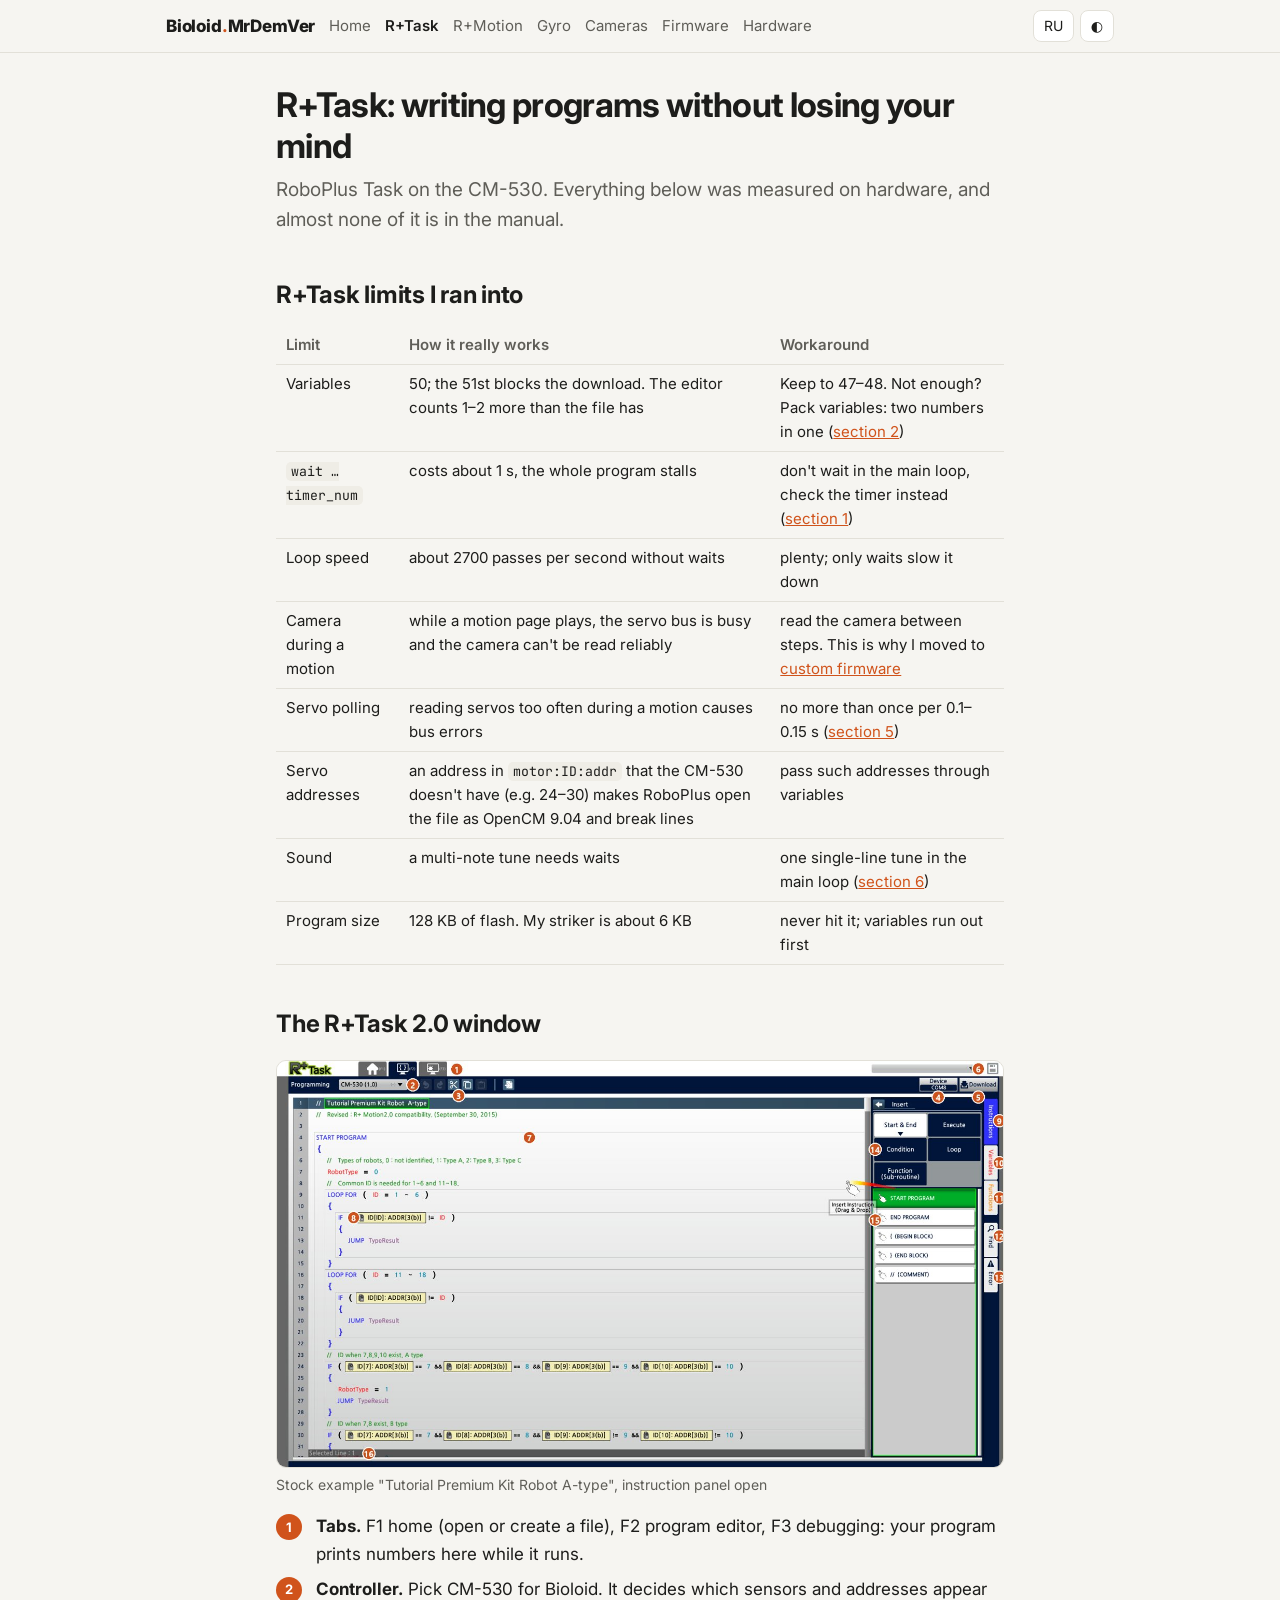
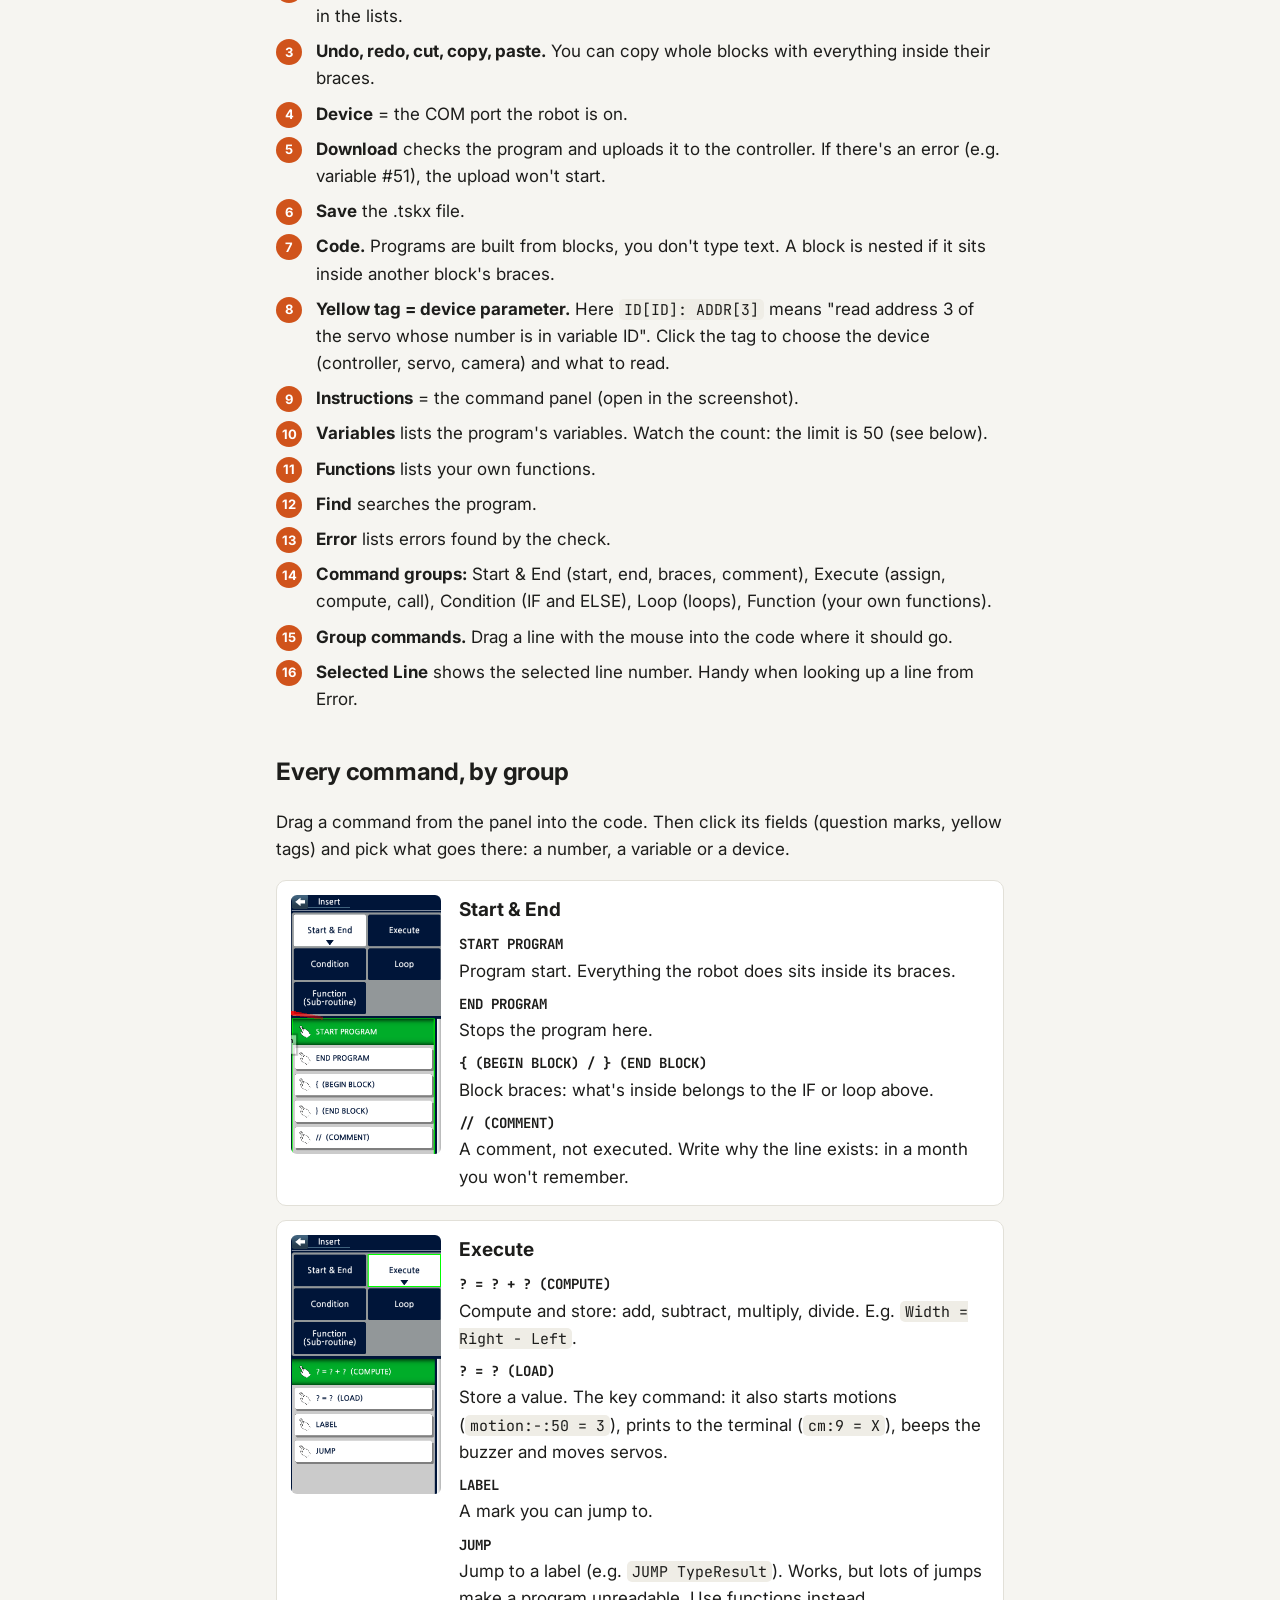
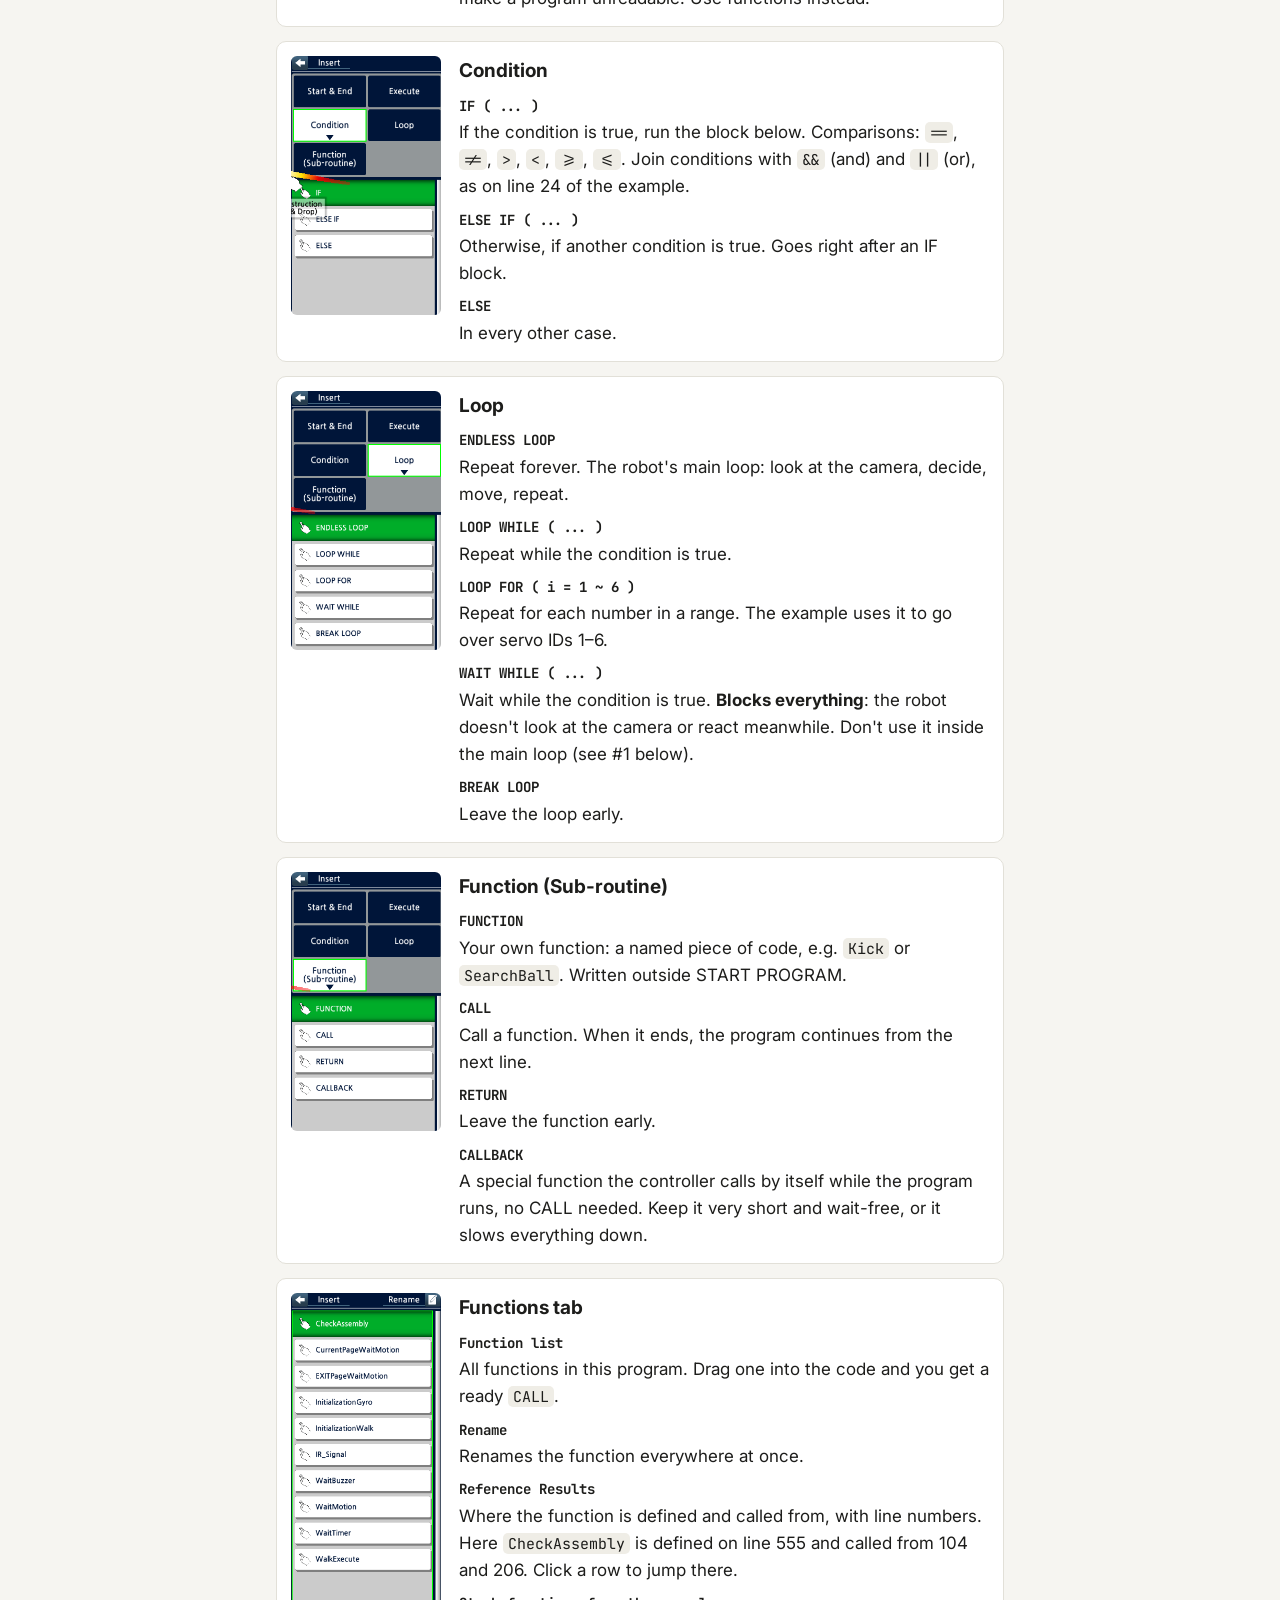
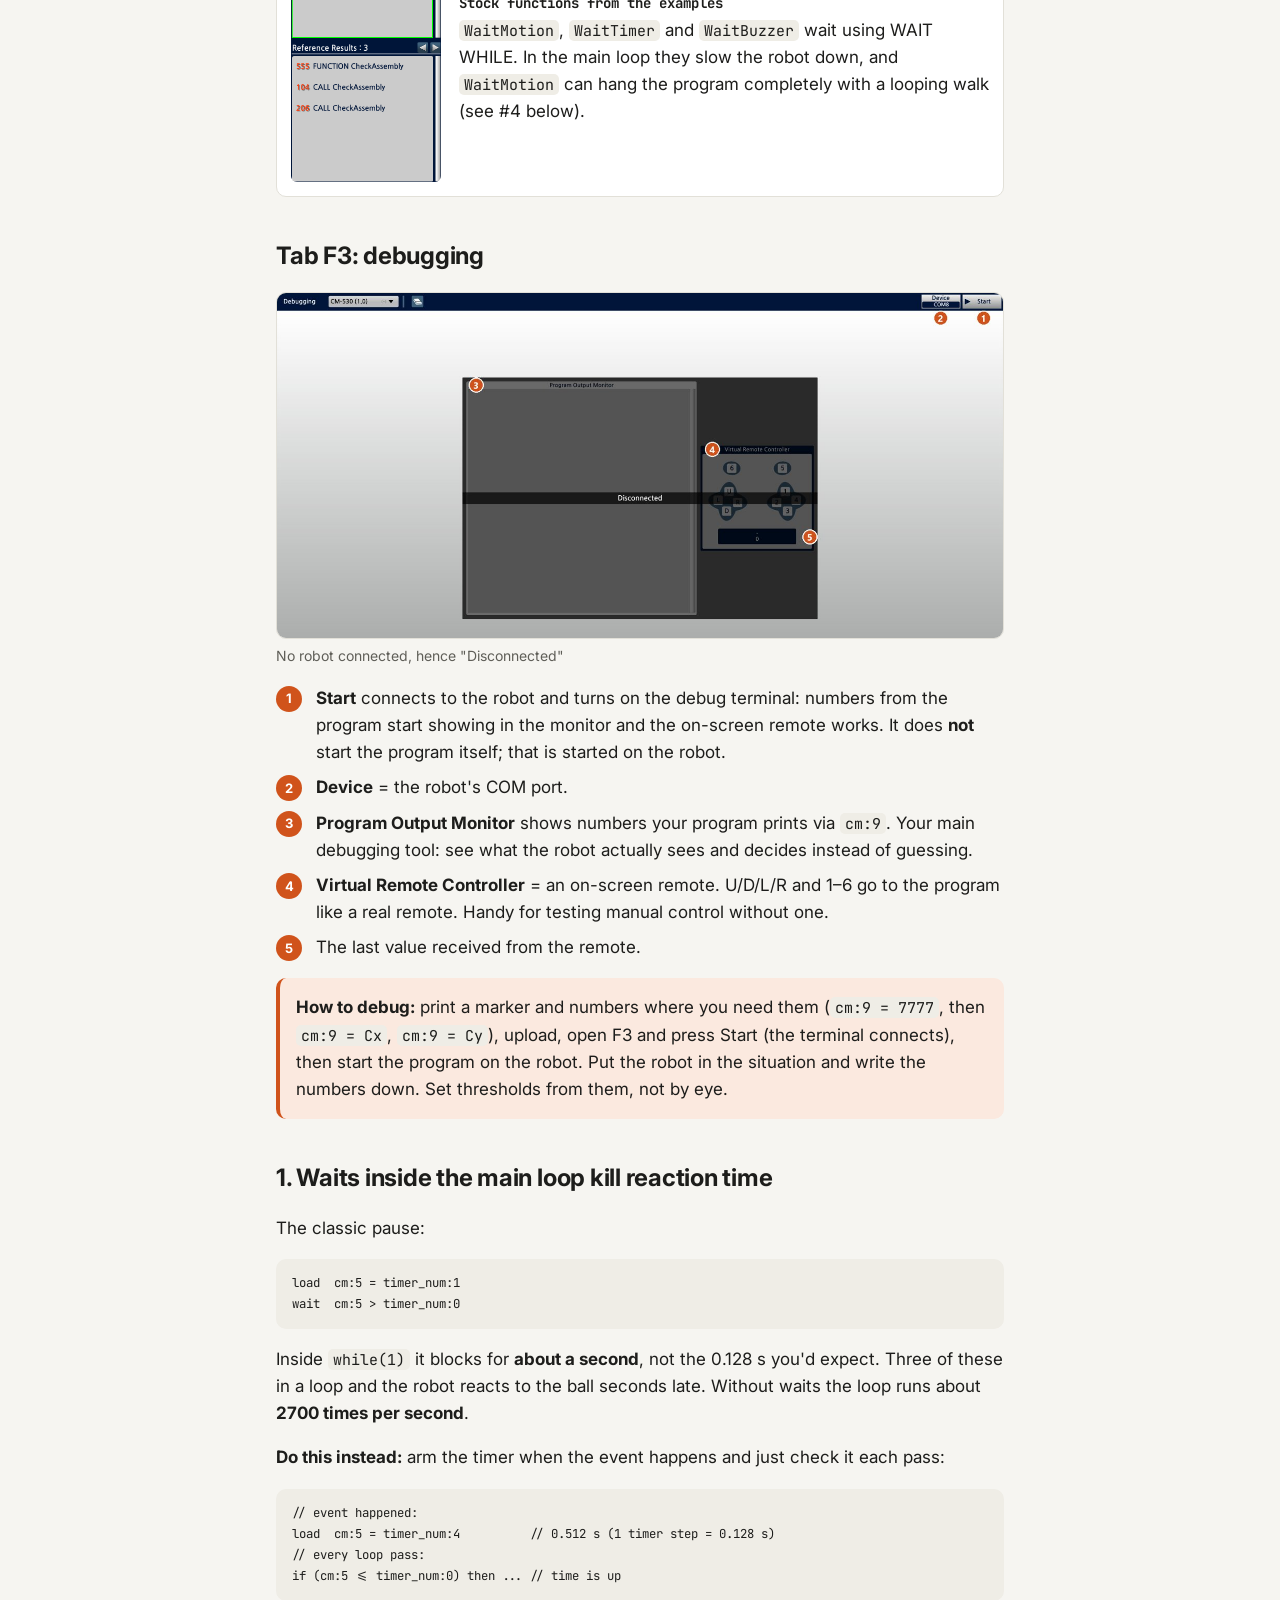
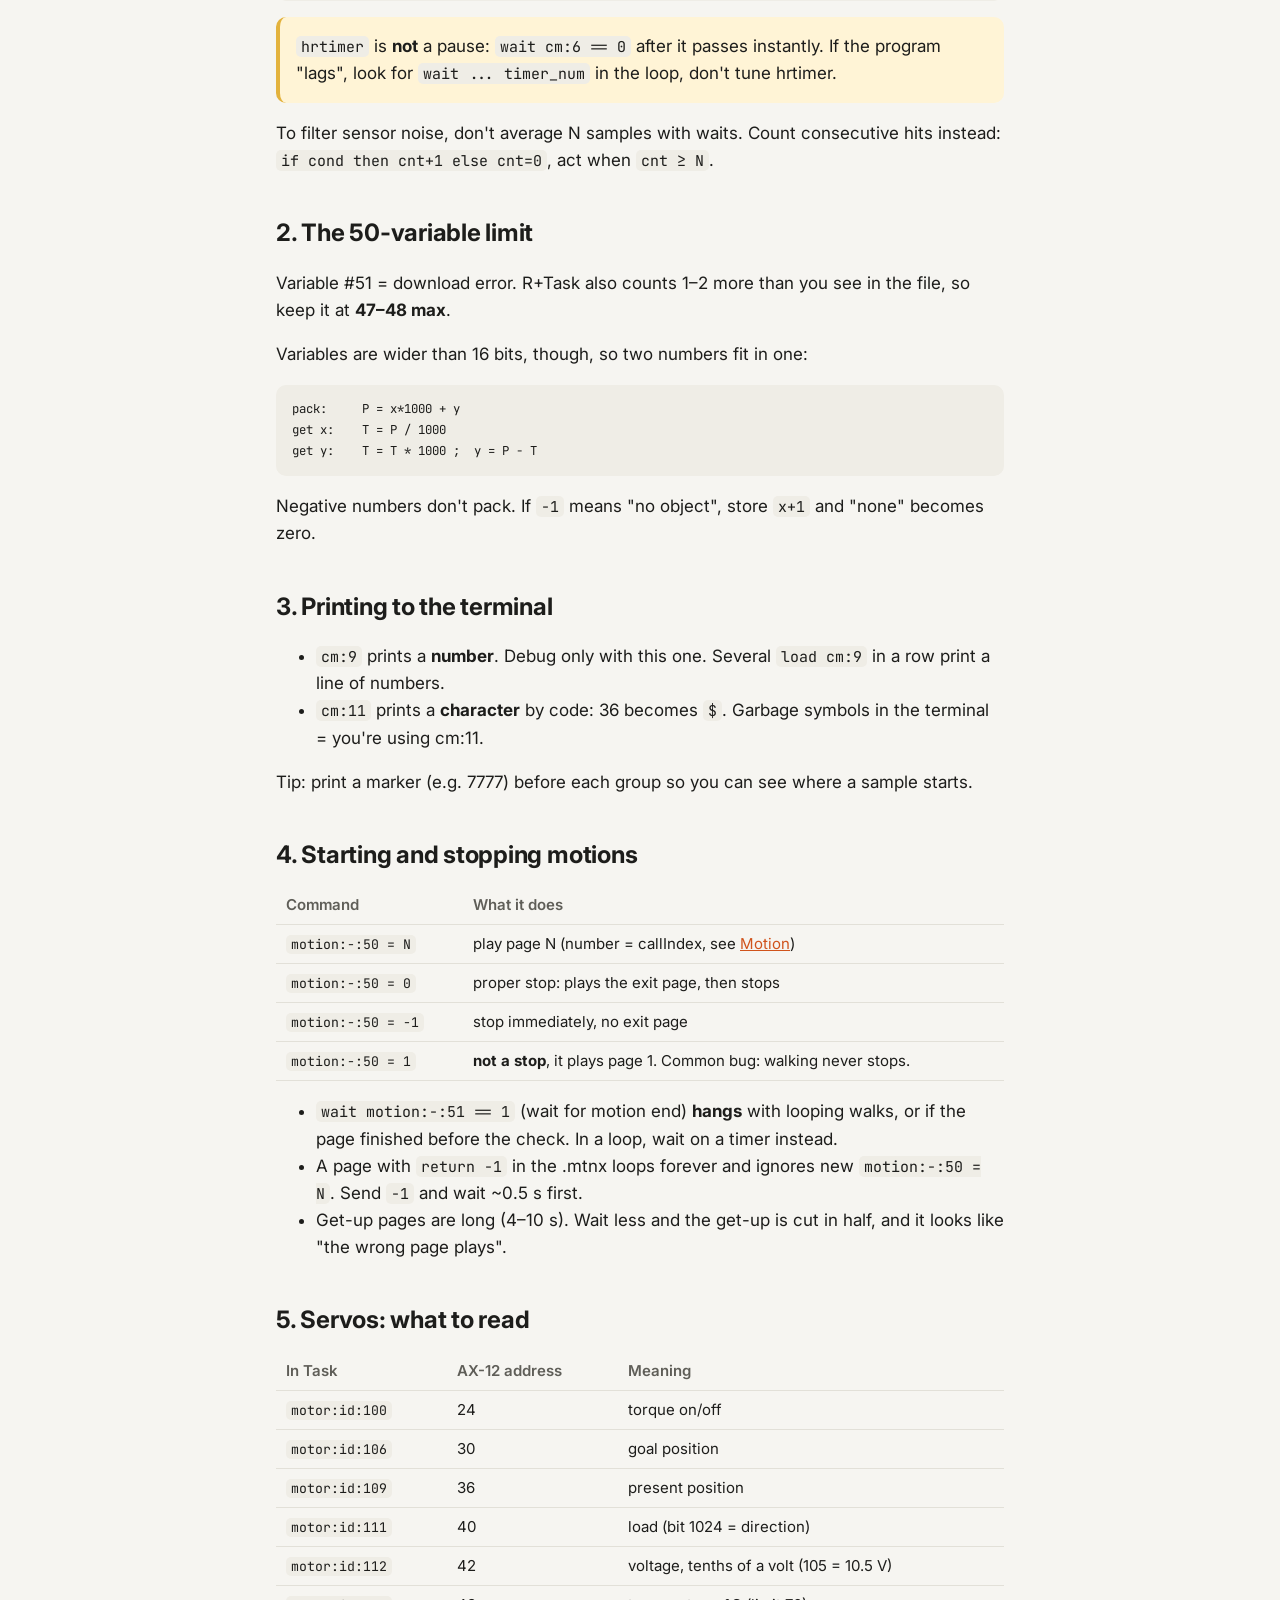
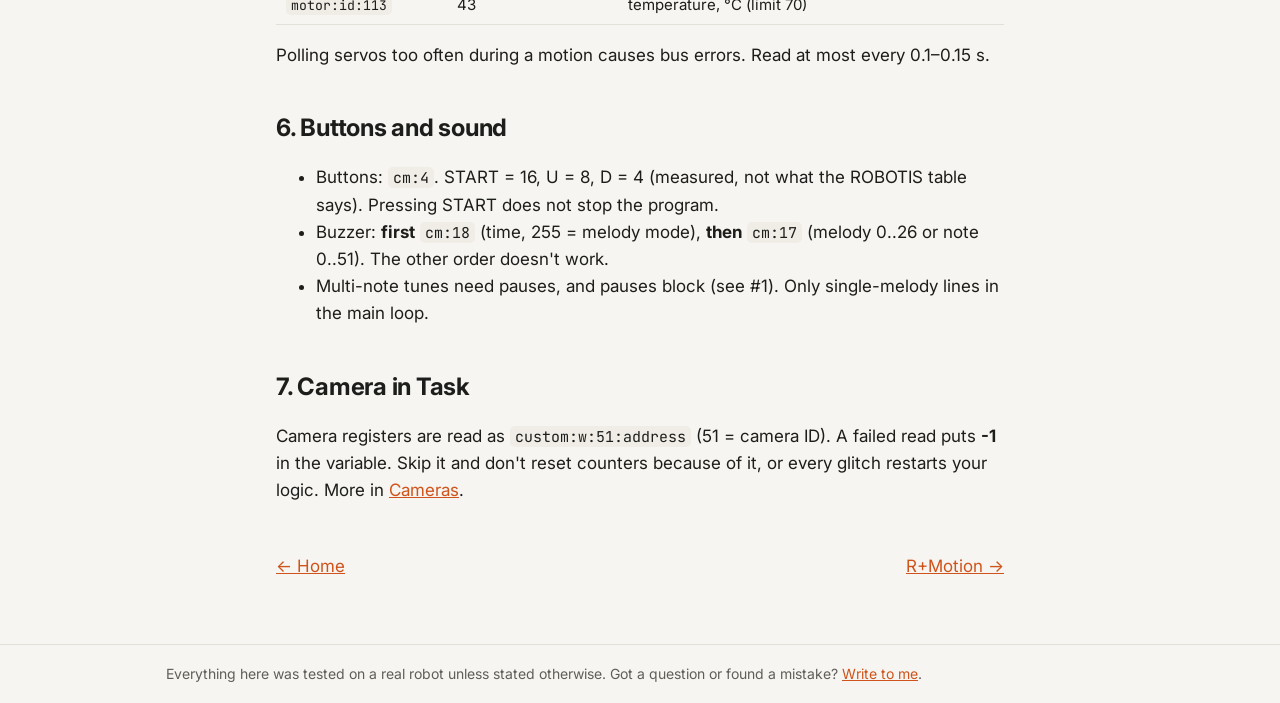
<file: task.html>
<!doctype html>
<html lang="ru" data-lang="ru">
<head>
<meta charset="utf-8">
<meta name="viewport" content="width=device-width, initial-scale=1">
<title>RoboPlus Task для Bioloid CM-530 — документация и программирование Биолоида · Bioloid MrDemVer</title>
<meta name="description" content="Документация RoboPlus Task для Bioloid CM-530: команды, переменные, таймеры, лимиты, регистры AX-12. Как программировать Биолоида без типичных ошибок.">
<meta name="keywords" content="Bioloid, Биолоид, Bioloid документация, Bioloid инструкция, ROBOTIS, CM-530, Bioloid Premium, Bioloid GP, робот Bioloid, гуманоид, робофутбол, RoboCup, RoboPlus, Dynamixel, AX-12, RoboPlus Task, R+ Task, программирование CM-530, Task команды, переменные RoboPlus">
<meta property="og:title" content="RoboPlus Task для Bioloid CM-530 — документация и программирование Биолоида · Bioloid MrDemVer">
<meta property="og:description" content="Документация RoboPlus Task для Bioloid CM-530: команды, переменные, таймеры, лимиты, регистры AX-12. Как программировать Биолоида без типичных ошибок.">
<meta property="og:type" content="website">
<meta property="og:url" content="https://mrdemver.github.io/task.html">
<meta name="google-site-verification" content="tGpSXkuATQW19PnV1t0p4YPmEEfWsWImLPjnhWDuLzs">
<link rel="icon" href="data:image/svg+xml,<svg xmlns='http://www.w3.org/2000/svg' viewBox='0 0 100 100'><text y='.9em' font-size='90'>🤖</text></svg>">
<link rel="preconnect" href="https://fonts.googleapis.com">
<link rel="stylesheet" href="https://fonts.googleapis.com/css2?family=Inter:wght@400;600;800&family=JetBrains+Mono&display=swap">
<link rel="stylesheet" href="style.css?v=6cc0ea39">
<script src="app.js?v=6cc0ea39"></script>
<!-- Яндекс Метрика -->
<script>
(function(m,e,t,r,i,k,a){m[i]=m[i]||function(){(m[i].a=m[i].a||[]).push(arguments)};
m[i].l=1*new Date();for(var j=0;j<document.scripts.length;j++){if(document.scripts[j].src===r){return;}}
k=e.createElement(t),a=e.getElementsByTagName(t)[0],k.async=1,k.src=r,a.parentNode.insertBefore(k,a)})
(window,document,"script","https://mc.yandex.ru/metrika/tag.js","ym");
ym(114229599,"init",{clickmap:true,trackLinks:true,accurateTrackBounce:true});
</script>
<noscript><div><img src="https://mc.yandex.ru/watch/114229599" style="position:absolute;left:-9999px;" alt=""></div></noscript>
</head>
<body>
<header class="top"><div class="top-inner">
  <a class="brand" href="index.html">Bioloid<span>.</span>MrDemVer</a>
  <button id="menu-btn" type="button" aria-label="Menu" aria-expanded="false">☰</button>
  <nav class="menu"><a href="index.html"><span class="ru">Главная</span><span class="en">Home</span></a><a href="task.html" class="active"><span class="ru">R+Task</span><span class="en">R+Task</span></a><a href="motion.html"><span class="ru">R+Motion</span><span class="en">R+Motion</span></a><a href="gyro.html"><span class="ru">Гироскоп</span><span class="en">Gyro</span></a><a href="camera.html"><span class="ru">Камеры</span><span class="en">Cameras</span></a><a href="firmware.html"><span class="ru">Своя прошивка</span><span class="en">Firmware</span></a><a href="hardware.html"><span class="ru">Железо</span><span class="en">Hardware</span></a></nav>
  <div class="switches">
    <button id="lang-btn" type="button" aria-label="Language">EN</button>
    <button id="theme-btn" type="button" aria-label="Theme">◐</button>
  </div>
</div></header>
<main>
<div class="ru">
<h1>R+Task: как писать проги и не сойти с ума</h1>
<p class="lead">RoboPlus Task для CM-530. Всё здесь проверено на живом роботе. В инструкции ROBOTIS этого почти нет.</p>

<h2>Ограничения R+Task, в которые я упёрся</h2>
<div class="table-wrap"><table>
<tr><th>Ограничение</th><th>Как на самом деле</th><th>Как обойти</th></tr>
<tr><td>Переменные</td><td>50 штук, 51-я не даёт залить прогу. Редактор считает на 1–2 больше, чем есть в файле</td><td>Держать до 47–48. Не хватает — паковать переменные: два числа в одну (<a href="#vars">п.2</a>)</td></tr>
<tr><td>Пауза <code>wait … timer_num</code></td><td>стоит около 1 с, вся прога в это время стоит</td><td>в главном цикле не ждать, а проверять таймер (<a href="#waits">п.1</a>)</td></tr>
<tr><td>Скорость цикла</td><td>около 2700 проходов в секунду, если нет пауз</td><td>этого хватает, тормозят только паузы</td></tr>
<tr><td>Камера во время движения</td><td>пока играет страница движения, шина серво занята, и камеру нормально не прочитать</td><td>читать камеру между шагами. Из-за этого я ушёл на <a href="firmware.html">свою прошивку</a></td></tr>
<tr><td>Опрос серво</td><td>при частом чтении во время движения идут ошибки шины</td><td>не чаще раза в 0.1–0.15 с (<a href="#servo">п.5</a>)</td></tr>
<tr><td>Адреса серво</td><td>если в <code>motor:ID:адрес</code> стоит адрес, которого нет у CM-530 (например 24–30), RoboPlus открывает файл как OpenCM 9.04 и ломает строки</td><td>такие адреса задавать через переменные</td></tr>
<tr><td>Звук</td><td>мелодия из нескольких нот требует пауз</td><td>в боевом цикле одна мелодия одной строкой (<a href="#sound">п.6</a>)</td></tr>
<tr><td>Место под прогу</td><td>128 КБ флеша. Мой нападающий весит около 6 КБ</td><td>в место не упирался ни разу, упирался в переменные</td></tr>
</table></div>

<h2>Окно R+Task 2.0: что где</h2>
<figure class="shot">
  <img src="img/task.jpg" width="1400" height="784" alt="Окно R+Task 2.0 с пронумерованными кнопками" loading="lazy">
  <figcaption>Заводской пример «Tutorial Premium Kit Robot A-type», открыта панель команд</figcaption>
</figure>
<ol class="legend">
  <li><b>Вкладки.</b> F1 — главная (открыть или создать файл), F2 — редактор программы, F3 — отладка: сюда прога печатает числа, пока работает.</li>
  <li><b>Контроллер.</b> Для Bioloid выбирай CM-530. От выбора зависит, какие датчики и адреса будут в списках.</li>
  <li><b>Отменить, вернуть, вырезать, копировать, вставить.</b> Копировать можно целые блоки вместе со всем, что внутри скобок.</li>
  <li><b>Device</b> — COM-порт, через который подключён робот.</li>
  <li><b>Download</b> — проверить и залить прогу в контроллер. Если есть ошибка (например, 51-я переменная), заливка не пойдёт.</li>
  <li><b>Сохранить</b> файл .tskx.</li>
  <li><b>Код.</b> Прогу не печатают, а собирают из команд. Всё, что стоит в фигурных скобках, относится к команде над ними.</li>
  <li><b>Жёлтая плашка — параметр устройства.</b> Здесь это <code>ID[ID]: ADDR[3]</code>, то есть «прочитать адрес 3 у серво с номером из переменной ID». Кликни по плашке, чтобы выбрать устройство (контроллер, серво, камера) и что у него читать.</li>
  <li><b>Instructions</b> — панель команд (открыта на скрине).</li>
  <li><b>Variables</b> — список переменных проги. Следи за количеством: потолок 50 (см. ниже).</li>
  <li><b>Functions</b> — список своих функций.</li>
  <li><b>Find</b> — поиск по проге.</li>
  <li><b>Error</b> — ошибки, найденные при проверке.</li>
  <li><b>Группы команд:</b> Start &amp; End (начало, конец, скобки, комментарий), Execute (присвоить, вычислить, вызвать), Condition (IF и ELSE), Loop (циклы), Function (свои функции).</li>
  <li><b>Команды группы.</b> Перетащи мышкой нужную строку в код, туда, где она должна стоять.</li>
  <li><b>Selected Line</b> — номер выбранной строки. Удобно, когда ищешь место по номеру из Error.</li>
</ol>

<h2>Все команды по группам</h2>
<p>Команду перетаскиваешь мышкой из панели в код. Потом кликаешь по её полям (знаки вопроса, жёлтые плашки) и выбираешь, что подставить: число, переменную или устройство.</p>

<div class="cmd">
  <img src="img/task_start.png" width="284" height="490" alt="Группа Start &amp; End" loading="lazy">
  <div><h3>Start &amp; End</h3><dl>
    <dt>START PROGRAM</dt><dd>Начало проги. Всё, что робот делает, стоит внутри её фигурных скобок.</dd>
    <dt>END PROGRAM</dt><dd>Остановить прогу в этом месте.</dd>
    <dt>{ (BEGIN BLOCK) / } (END BLOCK)</dt><dd>Скобки блока: что внутри, то и относится к IF или циклу над ними.</dd>
    <dt>// (COMMENT)</dt><dd>Комментарий, робот его не выполняет. Пиши, зачем нужна строка: через месяц сам не вспомнишь.</dd>
  </dl></div>
</div>

<div class="cmd">
  <img src="img/task_execute.png" width="284" height="490" alt="Группа Execute" loading="lazy">
  <div><h3>Execute</h3><dl>
    <dt>? = ? + ? (COMPUTE)</dt><dd>Посчитать и записать результат: сложить, вычесть, умножить, поделить. Например, <code>Ширина = Right − Left</code>.</dd>
    <dt>? = ? (LOAD)</dt><dd>Записать значение. Главная команда: ею же запускают движения (<code>motion:-:50 = 3</code>), печатают в терминал (<code>cm:9 = X</code>), пищат зуммером и двигают серво.</dd>
    <dt>LABEL</dt><dd>Метка, на которую можно прыгнуть.</dd>
    <dt>JUMP</dt><dd>Прыгнуть на метку (в примере <code>JUMP TypeResult</code>). Работает, но если прыжков много, потом в проге не разберёшься. Лучше делай функции.</dd>
  </dl></div>
</div>

<div class="cmd">
  <img src="img/task_condition.png" width="284" height="490" alt="Группа Condition" loading="lazy">
  <div><h3>Condition</h3><dl>
    <dt>IF ( ... )</dt><dd>Если условие верно, выполнить блок ниже. Сравнения: <code>==</code>, <code>!=</code>, <code>&gt;</code>, <code>&lt;</code>, <code>&gt;=</code>, <code>&lt;=</code>. Условия соединяются <code>&amp;&amp;</code> (и) и <code>||</code> (или), как в строке 24 примера.</dd>
    <dt>ELSE IF ( ... )</dt><dd>Иначе, если другое условие верно. Ставится сразу после блока IF.</dd>
    <dt>ELSE</dt><dd>Во всех остальных случаях.</dd>
  </dl></div>
</div>

<div class="cmd">
  <img src="img/task_loop.png" width="284" height="490" alt="Группа Loop" loading="lazy">
  <div><h3>Loop</h3><dl>
    <dt>ENDLESS LOOP</dt><dd>Крутить вечно. Это главный цикл робота: смотрим камеру, решаем, двигаемся, и снова по кругу.</dd>
    <dt>LOOP WHILE ( ... )</dt><dd>Повторять, пока условие верно.</dd>
    <dt>LOOP FOR ( i = 1 ~ 6 )</dt><dd>Повторить для каждого числа от и до. В примере так перебирают серво с ID 1–6.</dd>
    <dt>WAIT WHILE ( ... )</dt><dd>Стоять и ждать, пока условие верно. <b>Блокирует всё</b>: робот в это время не смотрит в камеру и не реагирует. Внутри главного цикла не используй (см. п.1 ниже).</dd>
    <dt>BREAK LOOP</dt><dd>Выйти из цикла досрочно.</dd>
  </dl></div>
</div>

<div class="cmd">
  <img src="img/task_function.png" width="284" height="490" alt="Группа Function" loading="lazy">
  <div><h3>Function (Sub-routine)</h3><dl>
    <dt>FUNCTION</dt><dd>Своя функция: кусок кода с именем, например <code>Удар</code> или <code>ПоискМяча</code>. Пишется отдельно от START PROGRAM.</dd>
    <dt>CALL</dt><dd>Вызвать функцию. Когда она закончится, прога продолжит со следующей строки.</dd>
    <dt>RETURN</dt><dd>Выйти из функции раньше конца.</dd>
    <dt>CALLBACK</dt><dd>Особая функция: контроллер сам вызывает её по ходу работы проги, без CALL. Держи её очень короткой и без ожиданий, иначе затормозит всё.</dd>
  </dl></div>
</div>

<div class="cmd">
  <img src="img/task_functions.png" width="287" height="935" alt="Вкладка Functions" loading="lazy">
  <div><h3>Вкладка Functions</h3><dl>
    <dt>Список функций</dt><dd>Все функции этой проги. Перетащишь функцию в код — получится готовый <code>CALL</code>.</dd>
    <dt>Rename</dt><dd>Переименовать функцию сразу во всех местах.</dd>
    <dt>Reference Results</dt><dd>Где функция объявлена и откуда вызывается, с номерами строк. Здесь <code>CheckAssembly</code> объявлена в строке 555 и вызывается из 104 и 206. Клик по строке переносит туда.</dd>
    <dt>Заводские функции из примеров</dt><dd><code>WaitMotion</code>, <code>WaitTimer</code> и <code>WaitBuzzer</code> внутри ждут через WAIT WHILE. В главном цикле они тормозят робота, а <code>WaitMotion</code> при зацикленной ходьбе может повесить прогу совсем (см. п.4 ниже).</dd>
  </dl></div>
</div>

<h2>Вкладка F3: отладка</h2>
<figure class="shot">
  <img src="img/task_f3.jpg" width="1400" height="667" alt="Вкладка F3 R+Task 2.0" loading="lazy">
  <figcaption>Робот не подключён, поэтому посередине «Disconnected»</figcaption>
</figure>
<ol class="legend">
  <li><b>Start</b> — подключиться к роботу и включить терминал отладки: в мониторе начинают появляться числа от проги, работает экранный пульт. Саму прогу эта кнопка <b>не запускает</b>, она запускается на роботе.</li>
  <li><b>Device</b> — COM-порт робота.</li>
  <li><b>Program Output Monitor</b> — сюда прога печатает числа через <code>cm:9</code>. Главный инструмент отладки: смотришь, что робот на самом деле видит и решает, вместо того чтобы гадать.</li>
  <li><b>Virtual Remote Controller</b> — пульт на экране. Кнопки U/D/L/R и 1–6 уходят в прогу, как с настоящего пульта. Удобно проверить ручное управление без пульта.</li>
  <li>Последнее значение, полученное с пульта.</li>
</ol>
<div class="note"><p><b>Как отлаживать:</b> в нужных местах проги печатай маркер и числа (<code>cm:9 = 7777</code>, потом <code>cm:9 = Cx</code>, <code>cm:9 = Cy</code>), залей, открой F3 и нажми Start (подключится терминал), потом запусти прогу на роботе. Положи робота в нужную ситуацию и запиши числа. Пороги ставь по ним, а не на глаз.</p></div>

<h2 id="waits">1. Паузы внутри главного цикла убивают реакцию</h2>
<p>Обычная пауза выглядит так:</p>
<pre><code>load  cm:5 = timer_num:1
wait  cm:5 > timer_num:0</code></pre>
<p>Внутри <code>while(1)</code> она блокирует прогу <b>примерно на секунду</b> (а вовсе не на 0.128 с, как кажется). Три такие паузы в цикле, и робот реагирует на мяч через несколько секунд. Без пауз цикл делает около <b>2700 проходов в секунду</b>.</p>
<p><b>Как правильно:</b> взвести таймер в момент события и потом просто проверять его, не блокируясь:</p>
<pre><code>// событие случилось:
load  cm:5 = timer_num:4          // 0.512 с (1 шаг таймера = 0.128 с)
// дальше в каждом проходе цикла:
if (cm:5 &lt;= timer_num:0) then ... // время вышло</code></pre>
<div class="warn"><p><code>hrtimer</code> паузой <b>не является</b>: <code>wait cm:6 == 0</code> после него проходит мгновенно. Если прога «тормозит», ищи <code>wait ... timer_num</code> внутри цикла, а не крути hrtimer.</p></div>
<p>Чтобы робот не дёргался от шума датчика, не усредняй замеры с паузами. Лучше считай, сколько раз подряд выполнилось условие: <code>if условие then счётчик+1 else счётчик=0</code>, реагируй при <code>счётчик ≥ N</code>.</p>

<h2 id="vars">2. Лимит 50 переменных</h2>
<p>Если переменных 51, прога не зальётся. Причём R+Task считает на 1–2 больше, чем ты видишь в файле, поэтому держи <b>не больше 47–48</b>.</p>
<p>Зато в одну переменную влезает большое число, и туда можно сложить два:</p>
<pre><code>упаковать:  P = x*1000 + y
достать x:  T = P / 1000
достать y:  T = T * 1000 ;  y = P - T</code></pre>
<p>Отрицательные числа так не пакуются. Если <code>-1</code> значит «объекта нет», храни <code>x+1</code>, тогда «нет» становится нулём.</p>

<h2>3. Печать чисел в терминал</h2>
<ul>
  <li><code>cm:9</code> печатает <b>число</b>. Отлаживай только через него. Несколько <code>load cm:9</code> подряд дают строку чисел.</li>
  <li><code>cm:11</code> печатает <b>символ</b> по коду: 36 станет <code>$</code>. Если в терминале каша из значков, ты печатаешь через cm:11.</li>
</ul>
<p>Приём: перед группой чисел печатай маркер (например 7777), тогда в логе сразу видно, где начинается замер.</p>

<h2>4. Запуск и остановка движений</h2>
<div class="table-wrap"><table>
<tr><th>Команда</th><th>Что делает</th></tr>
<tr><td><code>motion:-:50 = N</code></td><td>запустить страницу N (номер = callIndex, см. <a href="motion.html">Motion</a>)</td></tr>
<tr><td><code>motion:-:50 = 0</code></td><td>штатный стоп: доиграть страницу выхода и встать</td></tr>
<tr><td><code>motion:-:50 = -1</code></td><td>оборвать сразу, без выхода</td></tr>
<tr><td><code>motion:-:50 = 1</code></td><td>это <b>не стоп</b>, а запуск страницы 1. Частая ошибка: ходьба тогда не прерывается никогда.</td></tr>
</table></div>
<ul>
  <li><code>wait motion:-:51 == 1</code> (ждать конца движения) <b>подвешивает прогу</b> при зацикленной ходьбе и если страница успела кончиться до проверки. В цикле жди по таймеру.</li>
  <li>Если у страницы в .mtnx стоит <code>return -1</code>, она играет бесконечно, и новые <code>motion:-:50 = N</code> игнорируются. Перед новой страницей поставь <code>-1</code> и подожди около 0.5 с.</li>
  <li>Подъёмы длинные (4–10 с). Если ждать меньше, подъём оборвётся на середине, и покажется, что «играет не та страница».</li>
</ul>

<h2 id="servo">5. Серво: что читать</h2>
<div class="table-wrap"><table>
<tr><th>В Task</th><th>Адрес AX-12</th><th>Значение</th></tr>
<tr><td><code>motor:id:100</code></td><td>24</td><td>момент вкл/выкл</td></tr>
<tr><td><code>motor:id:106</code></td><td>30</td><td>целевая позиция</td></tr>
<tr><td><code>motor:id:109</code></td><td>36</td><td>текущая позиция</td></tr>
<tr><td><code>motor:id:111</code></td><td>40</td><td>нагрузка (бит 1024 = направление)</td></tr>
<tr><td><code>motor:id:112</code></td><td>42</td><td>напряжение, десятые вольта (105 = 10.5 В)</td></tr>
<tr><td><code>motor:id:113</code></td><td>43</td><td>температура, °C (предел 70)</td></tr>
</table></div>
<p>Частый опрос серво во время движения даёт ошибки шины. Читай не чаще раза в 0.1–0.15 с.</p>

<h2 id="sound">6. Кнопки и звук</h2>
<ul>
  <li>Кнопки: <code>cm:4</code>. START = 16, U = 8, D = 4 (по факту, не как в таблице ROBOTIS). Нажатие START прогу не останавливает.</li>
  <li>Зуммер: <b>сначала</b> <code>cm:18</code> (время, 255 = режим мелодий), <b>потом</b> <code>cm:17</code> (номер мелодии 0..26 или ноты 0..51). В обратном порядке не сработает.</li>
  <li>Между нотами нужны паузы, а пауза останавливает всю прогу (см. п.1). В боевом цикле только одна строка мелодии.</li>
</ul>

<h2>7. Камера в Task</h2>
<p>Регистры камеры читаются как <code>custom:w:51:адрес</code> (51 = ID камеры). При сбое чтения в переменную приходит <b>-1</b>. Такой замер просто пропусти. Если из-за него обнулять счётчики, после каждого сбоя всё начнётся заново. Подробнее в разделе <a href="camera.html">Камеры</a>.</p>
</div>

<div class="en">
<h1>R+Task: writing programs without losing your mind</h1>
<p class="lead">RoboPlus Task on the CM-530. Everything below was measured on hardware, and almost none of it is in the manual.</p>

<h2>R+Task limits I ran into</h2>
<div class="table-wrap"><table>
<tr><th>Limit</th><th>How it really works</th><th>Workaround</th></tr>
<tr><td>Variables</td><td>50; the 51st blocks the download. The editor counts 1–2 more than the file has</td><td>Keep to 47–48. Not enough? Pack variables: two numbers in one (<a href="#vars-en">section 2</a>)</td></tr>
<tr><td><code>wait … timer_num</code></td><td>costs about 1 s, the whole program stalls</td><td>don't wait in the main loop, check the timer instead (<a href="#waits-en">section 1</a>)</td></tr>
<tr><td>Loop speed</td><td>about 2700 passes per second without waits</td><td>plenty; only waits slow it down</td></tr>
<tr><td>Camera during a motion</td><td>while a motion page plays, the servo bus is busy and the camera can't be read reliably</td><td>read the camera between steps. This is why I moved to <a href="firmware.html">custom firmware</a></td></tr>
<tr><td>Servo polling</td><td>reading servos too often during a motion causes bus errors</td><td>no more than once per 0.1–0.15 s (<a href="#servo-en">section 5</a>)</td></tr>
<tr><td>Servo addresses</td><td>an address in <code>motor:ID:addr</code> that the CM-530 doesn't have (e.g. 24–30) makes RoboPlus open the file as OpenCM 9.04 and break lines</td><td>pass such addresses through variables</td></tr>
<tr><td>Sound</td><td>a multi-note tune needs waits</td><td>one single-line tune in the main loop (<a href="#sound-en">section 6</a>)</td></tr>
<tr><td>Program size</td><td>128 KB of flash. My striker is about 6 KB</td><td>never hit it; variables run out first</td></tr>
</table></div>

<h2>The R+Task 2.0 window</h2>
<figure class="shot">
  <img src="img/task.jpg" width="1400" height="784" alt="R+Task 2.0 window with numbered buttons" loading="lazy">
  <figcaption>Stock example "Tutorial Premium Kit Robot A-type", instruction panel open</figcaption>
</figure>
<ol class="legend">
  <li><b>Tabs.</b> F1 home (open or create a file), F2 program editor, F3 debugging: your program prints numbers here while it runs.</li>
  <li><b>Controller.</b> Pick CM-530 for Bioloid. It decides which sensors and addresses appear in the lists.</li>
  <li><b>Undo, redo, cut, copy, paste.</b> You can copy whole blocks with everything inside their braces.</li>
  <li><b>Device</b> = the COM port the robot is on.</li>
  <li><b>Download</b> checks the program and uploads it to the controller. If there's an error (e.g. variable #51), the upload won't start.</li>
  <li><b>Save</b> the .tskx file.</li>
  <li><b>Code.</b> Programs are built from blocks, you don't type text. A block is nested if it sits inside another block's braces.</li>
  <li><b>Yellow tag = device parameter.</b> Here <code>ID[ID]: ADDR[3]</code> means "read address 3 of the servo whose number is in variable ID". Click the tag to choose the device (controller, servo, camera) and what to read.</li>
  <li><b>Instructions</b> = the command panel (open in the screenshot).</li>
  <li><b>Variables</b> lists the program's variables. Watch the count: the limit is 50 (see below).</li>
  <li><b>Functions</b> lists your own functions.</li>
  <li><b>Find</b> searches the program.</li>
  <li><b>Error</b> lists errors found by the check.</li>
  <li><b>Command groups:</b> Start &amp; End (start, end, braces, comment), Execute (assign, compute, call), Condition (IF and ELSE), Loop (loops), Function (your own functions).</li>
  <li><b>Group commands.</b> Drag a line with the mouse into the code where it should go.</li>
  <li><b>Selected Line</b> shows the selected line number. Handy when looking up a line from Error.</li>
</ol>

<h2>Every command, by group</h2>
<p>Drag a command from the panel into the code. Then click its fields (question marks, yellow tags) and pick what goes there: a number, a variable or a device.</p>

<div class="cmd">
  <img src="img/task_start.png" width="284" height="490" alt="Start &amp; End group" loading="lazy">
  <div><h3>Start &amp; End</h3><dl>
    <dt>START PROGRAM</dt><dd>Program start. Everything the robot does sits inside its braces.</dd>
    <dt>END PROGRAM</dt><dd>Stops the program here.</dd>
    <dt>{ (BEGIN BLOCK) / } (END BLOCK)</dt><dd>Block braces: what's inside belongs to the IF or loop above.</dd>
    <dt>// (COMMENT)</dt><dd>A comment, not executed. Write why the line exists: in a month you won't remember.</dd>
  </dl></div>
</div>

<div class="cmd">
  <img src="img/task_execute.png" width="284" height="490" alt="Execute group" loading="lazy">
  <div><h3>Execute</h3><dl>
    <dt>? = ? + ? (COMPUTE)</dt><dd>Compute and store: add, subtract, multiply, divide. E.g. <code>Width = Right − Left</code>.</dd>
    <dt>? = ? (LOAD)</dt><dd>Store a value. The key command: it also starts motions (<code>motion:-:50 = 3</code>), prints to the terminal (<code>cm:9 = X</code>), beeps the buzzer and moves servos.</dd>
    <dt>LABEL</dt><dd>A mark you can jump to.</dd>
    <dt>JUMP</dt><dd>Jump to a label (e.g. <code>JUMP TypeResult</code>). Works, but lots of jumps make a program unreadable. Use functions instead.</dd>
  </dl></div>
</div>

<div class="cmd">
  <img src="img/task_condition.png" width="284" height="490" alt="Condition group" loading="lazy">
  <div><h3>Condition</h3><dl>
    <dt>IF ( ... )</dt><dd>If the condition is true, run the block below. Comparisons: <code>==</code>, <code>!=</code>, <code>&gt;</code>, <code>&lt;</code>, <code>&gt;=</code>, <code>&lt;=</code>. Join conditions with <code>&amp;&amp;</code> (and) and <code>||</code> (or), as on line 24 of the example.</dd>
    <dt>ELSE IF ( ... )</dt><dd>Otherwise, if another condition is true. Goes right after an IF block.</dd>
    <dt>ELSE</dt><dd>In every other case.</dd>
  </dl></div>
</div>

<div class="cmd">
  <img src="img/task_loop.png" width="284" height="490" alt="Loop group" loading="lazy">
  <div><h3>Loop</h3><dl>
    <dt>ENDLESS LOOP</dt><dd>Repeat forever. The robot's main loop: look at the camera, decide, move, repeat.</dd>
    <dt>LOOP WHILE ( ... )</dt><dd>Repeat while the condition is true.</dd>
    <dt>LOOP FOR ( i = 1 ~ 6 )</dt><dd>Repeat for each number in a range. The example uses it to go over servo IDs 1–6.</dd>
    <dt>WAIT WHILE ( ... )</dt><dd>Wait while the condition is true. <b>Blocks everything</b>: the robot doesn't look at the camera or react meanwhile. Don't use it inside the main loop (see #1 below).</dd>
    <dt>BREAK LOOP</dt><dd>Leave the loop early.</dd>
  </dl></div>
</div>

<div class="cmd">
  <img src="img/task_function.png" width="284" height="490" alt="Function group" loading="lazy">
  <div><h3>Function (Sub-routine)</h3><dl>
    <dt>FUNCTION</dt><dd>Your own function: a named piece of code, e.g. <code>Kick</code> or <code>SearchBall</code>. Written outside START PROGRAM.</dd>
    <dt>CALL</dt><dd>Call a function. When it ends, the program continues from the next line.</dd>
    <dt>RETURN</dt><dd>Leave the function early.</dd>
    <dt>CALLBACK</dt><dd>A special function the controller calls by itself while the program runs, no CALL needed. Keep it very short and wait-free, or it slows everything down.</dd>
  </dl></div>
</div>

<div class="cmd">
  <img src="img/task_functions.png" width="287" height="935" alt="Functions tab" loading="lazy">
  <div><h3>Functions tab</h3><dl>
    <dt>Function list</dt><dd>All functions in this program. Drag one into the code and you get a ready <code>CALL</code>.</dd>
    <dt>Rename</dt><dd>Renames the function everywhere at once.</dd>
    <dt>Reference Results</dt><dd>Where the function is defined and called from, with line numbers. Here <code>CheckAssembly</code> is defined on line 555 and called from 104 and 206. Click a row to jump there.</dd>
    <dt>Stock functions from the examples</dt><dd><code>WaitMotion</code>, <code>WaitTimer</code> and <code>WaitBuzzer</code> wait using WAIT WHILE. In the main loop they slow the robot down, and <code>WaitMotion</code> can hang the program completely with a looping walk (see #4 below).</dd>
  </dl></div>
</div>

<h2>Tab F3: debugging</h2>
<figure class="shot">
  <img src="img/task_f3.jpg" width="1400" height="667" alt="R+Task 2.0 tab F3" loading="lazy">
  <figcaption>No robot connected, hence "Disconnected"</figcaption>
</figure>
<ol class="legend">
  <li><b>Start</b> connects to the robot and turns on the debug terminal: numbers from the program start showing in the monitor and the on-screen remote works. It does <b>not</b> start the program itself; that is started on the robot.</li>
  <li><b>Device</b> = the robot's COM port.</li>
  <li><b>Program Output Monitor</b> shows numbers your program prints via <code>cm:9</code>. Your main debugging tool: see what the robot actually sees and decides instead of guessing.</li>
  <li><b>Virtual Remote Controller</b> = an on-screen remote. U/D/L/R and 1–6 go to the program like a real remote. Handy for testing manual control without one.</li>
  <li>The last value received from the remote.</li>
</ol>
<div class="note"><p><b>How to debug:</b> print a marker and numbers where you need them (<code>cm:9 = 7777</code>, then <code>cm:9 = Cx</code>, <code>cm:9 = Cy</code>), upload, open F3 and press Start (the terminal connects), then start the program on the robot. Put the robot in the situation and write the numbers down. Set thresholds from them, not by eye.</p></div>

<h2 id="waits-en">1. Waits inside the main loop kill reaction time</h2>
<p>The classic pause:</p>
<pre><code>load  cm:5 = timer_num:1
wait  cm:5 > timer_num:0</code></pre>
<p>Inside <code>while(1)</code> it blocks for <b>about a second</b>, not the 0.128 s you'd expect. Three of these in a loop and the robot reacts to the ball seconds late. Without waits the loop runs about <b>2700 times per second</b>.</p>
<p><b>Do this instead:</b> arm the timer when the event happens and just check it each pass:</p>
<pre><code>// event happened:
load  cm:5 = timer_num:4          // 0.512 s (1 timer step = 0.128 s)
// every loop pass:
if (cm:5 &lt;= timer_num:0) then ... // time is up</code></pre>
<div class="warn"><p><code>hrtimer</code> is <b>not</b> a pause: <code>wait cm:6 == 0</code> after it passes instantly. If the program "lags", look for <code>wait ... timer_num</code> in the loop, don't tune hrtimer.</p></div>
<p>To filter sensor noise, don't average N samples with waits. Count consecutive hits instead: <code>if cond then cnt+1 else cnt=0</code>, act when <code>cnt ≥ N</code>.</p>

<h2 id="vars-en">2. The 50-variable limit</h2>
<p>Variable #51 = download error. R+Task also counts 1–2 more than you see in the file, so keep it at <b>47–48 max</b>.</p>
<p>Variables are wider than 16 bits, though, so two numbers fit in one:</p>
<pre><code>pack:     P = x*1000 + y
get x:    T = P / 1000
get y:    T = T * 1000 ;  y = P - T</code></pre>
<p>Negative numbers don't pack. If <code>-1</code> means "no object", store <code>x+1</code> and "none" becomes zero.</p>

<h2>3. Printing to the terminal</h2>
<ul>
  <li><code>cm:9</code> prints a <b>number</b>. Debug only with this one. Several <code>load cm:9</code> in a row print a line of numbers.</li>
  <li><code>cm:11</code> prints a <b>character</b> by code: 36 becomes <code>$</code>. Garbage symbols in the terminal = you're using cm:11.</li>
</ul>
<p>Tip: print a marker (e.g. 7777) before each group so you can see where a sample starts.</p>

<h2>4. Starting and stopping motions</h2>
<div class="table-wrap"><table>
<tr><th>Command</th><th>What it does</th></tr>
<tr><td><code>motion:-:50 = N</code></td><td>play page N (number = callIndex, see <a href="motion.html">Motion</a>)</td></tr>
<tr><td><code>motion:-:50 = 0</code></td><td>proper stop: plays the exit page, then stops</td></tr>
<tr><td><code>motion:-:50 = -1</code></td><td>stop immediately, no exit page</td></tr>
<tr><td><code>motion:-:50 = 1</code></td><td><b>not a stop</b>, it plays page 1. Common bug: walking never stops.</td></tr>
</table></div>
<ul>
  <li><code>wait motion:-:51 == 1</code> (wait for motion end) <b>hangs</b> with looping walks, or if the page finished before the check. In a loop, wait on a timer instead.</li>
  <li>A page with <code>return -1</code> in the .mtnx loops forever and ignores new <code>motion:-:50 = N</code>. Send <code>-1</code> and wait ~0.5 s first.</li>
  <li>Get-up pages are long (4–10 s). Wait less and the get-up is cut in half, and it looks like "the wrong page plays".</li>
</ul>

<h2 id="servo-en">5. Servos: what to read</h2>
<div class="table-wrap"><table>
<tr><th>In Task</th><th>AX-12 address</th><th>Meaning</th></tr>
<tr><td><code>motor:id:100</code></td><td>24</td><td>torque on/off</td></tr>
<tr><td><code>motor:id:106</code></td><td>30</td><td>goal position</td></tr>
<tr><td><code>motor:id:109</code></td><td>36</td><td>present position</td></tr>
<tr><td><code>motor:id:111</code></td><td>40</td><td>load (bit 1024 = direction)</td></tr>
<tr><td><code>motor:id:112</code></td><td>42</td><td>voltage, tenths of a volt (105 = 10.5 V)</td></tr>
<tr><td><code>motor:id:113</code></td><td>43</td><td>temperature, °C (limit 70)</td></tr>
</table></div>
<p>Polling servos too often during a motion causes bus errors. Read at most every 0.1–0.15 s.</p>

<h2 id="sound-en">6. Buttons and sound</h2>
<ul>
  <li>Buttons: <code>cm:4</code>. START = 16, U = 8, D = 4 (measured, not what the ROBOTIS table says). Pressing START does not stop the program.</li>
  <li>Buzzer: <b>first</b> <code>cm:18</code> (time, 255 = melody mode), <b>then</b> <code>cm:17</code> (melody 0..26 or note 0..51). The other order doesn't work.</li>
  <li>Multi-note tunes need pauses, and pauses block (see #1). Only single-melody lines in the main loop.</li>
</ul>

<h2>7. Camera in Task</h2>
<p>Camera registers are read as <code>custom:w:51:address</code> (51 = camera ID). A failed read puts <b>-1</b> in the variable. Skip it and don't reset counters because of it, or every glitch restarts your logic. More in <a href="camera.html">Cameras</a>.</p>
</div>

<div class="pager"><a href="index.html">← <span class="ru">Главная</span><span class="en">Home</span></a><a href="motion.html"><span class="ru">R+Motion</span><span class="en">R+Motion</span> →</a></div>
</main>
<footer><div class="inner">
  <span class="ru">Всё проверено на живом роботе, если не сказано обратное. Есть вопрос или нашёл ошибку? <a href="index.html#feedback">Напиши</a>.</span>
  <span class="en">Everything here was tested on a real robot unless stated otherwise. Got a question or found a mistake? <a href="index.html#feedback">Write to me</a>.</span>
</div></footer>
</body>
</html>
</file>
<file: style.css>
:root {
  --bg: #f6f5f1;
  --surface: #ffffff;
  --text: #1d1d1b;
  --muted: #5f5e58;
  --line: #e2e0d8;
  --accent: #d0531b;
  --accent-soft: #fbe9df;
  --warn-bg: #fff4d6;
  --warn-line: #e3b23c;
  --code-bg: #efede6;
  --radius: 10px;
  color-scheme: light;
}
@media (prefers-color-scheme: dark) {
  :root:not([data-theme="light"]) {
    --bg: #151514;
    --surface: #1e1e1c;
    --text: #ecebe6;
    --muted: #a5a39b;
    --line: #34332f;
    --accent: #f07a3f;
    --accent-soft: #3a2519;
    --warn-bg: #352c14;
    --warn-line: #a8842c;
    --code-bg: #262624;
    color-scheme: dark;
  }
}
:root[data-theme="dark"] {
  --bg: #151514;
  --surface: #1e1e1c;
  --text: #ecebe6;
  --muted: #a5a39b;
  --line: #34332f;
  --accent: #f07a3f;
  --accent-soft: #3a2519;
  --warn-bg: #352c14;
  --warn-line: #a8842c;
  --code-bg: #262624;
  color-scheme: dark;
}

* { box-sizing: border-box; }
html { -webkit-text-size-adjust: 100%; }
body {
  margin: 0;
  background: var(--bg);
  color: var(--text);
  font: 17px/1.6 "Inter", system-ui, -apple-system, "Segoe UI", Roboto, sans-serif;
}
a { color: var(--accent); }
a:hover { text-decoration-thickness: 2px; }

/* language switch */
html[data-lang="ru"] .en { display: none !important; }
html[data-lang="en"] .ru { display: none !important; }

header.top {
  position: sticky; top: 0; z-index: 10;
  background: color-mix(in srgb, var(--bg) 92%, transparent);
  backdrop-filter: blur(8px);
  border-bottom: 1px solid var(--line);
}
.top-inner {
  max-width: 980px; margin: 0 auto; padding: 10px 16px;
  display: flex; align-items: center; gap: 14px; flex-wrap: wrap;
}
.brand { font-weight: 800; color: var(--text); text-decoration: none; letter-spacing: -0.01em; }
.brand span { color: var(--accent); }
nav.menu { display: flex; gap: 4px 14px; flex-wrap: wrap; flex: 1; }
nav.menu a { color: var(--muted); text-decoration: none; font-size: 15px; }
nav.menu a:hover, nav.menu a.active { color: var(--text); }
nav.menu a.active { font-weight: 600; }
.switches { display: flex; gap: 6px; }
.switches button {
  font: inherit; font-size: 14px; cursor: pointer;
  background: var(--surface); color: var(--text);
  border: 1px solid var(--line); border-radius: 8px; padding: 4px 10px;
}
.switches button:hover { border-color: var(--accent); }

main { max-width: 760px; margin: 0 auto; padding: 32px 16px 64px; }
main.wide { max-width: 980px; }

h1 { font-size: 34px; line-height: 1.2; margin: 0 0 8px; letter-spacing: -0.02em; }
h2 { font-size: 24px; margin: 40px 0 10px; letter-spacing: -0.01em; }
h3 { font-size: 19px; margin: 26px 0 6px; }
.lead { color: var(--muted); font-size: 19px; margin: 0 0 24px; }

code {
  font-family: "JetBrains Mono", Consolas, monospace; font-size: 0.88em;
  background: var(--code-bg); padding: 1px 5px; border-radius: 5px;
}
pre {
  background: var(--code-bg); padding: 14px 16px; border-radius: var(--radius);
  overflow-x: auto; font-size: 14px; line-height: 1.5;
}
pre code { background: none; padding: 0; }

.table-wrap { overflow-x: auto; margin: 12px 0; }
table { border-collapse: collapse; width: 100%; font-size: 15px; }
th, td { border-bottom: 1px solid var(--line); padding: 7px 10px; text-align: left; vertical-align: top; }
th { color: var(--muted); font-weight: 600; }

.note, .warn {
  border-radius: var(--radius); padding: 12px 16px; margin: 16px 0;
  border-left: 4px solid var(--accent); background: var(--accent-soft);
}
.warn { border-left-color: var(--warn-line); background: var(--warn-bg); }
.note p, .warn p { margin: 4px 0; }

figure.shot { margin: 16px 0; }
figure.shot img {
  width: 100%; height: auto; display: block;
  border-radius: var(--radius); border: 1px solid var(--line);
}
figure.shot figcaption { color: var(--muted); font-size: 14px; margin-top: 6px; }
ol.legend { padding-left: 0; list-style: none; counter-reset: lg; }
ol.legend li { counter-increment: lg; position: relative; padding-left: 40px; margin: 8px 0; }
ol.legend li::before {
  content: counter(lg); position: absolute; left: 0; top: 1px;
  width: 26px; height: 26px; border-radius: 50%;
  background: #d0531b; color: #fff; font-weight: 700; font-size: 13px;
  display: flex; align-items: center; justify-content: center;
}

.cmd {
  display: grid; grid-template-columns: 150px 1fr; gap: 18px; align-items: start;
  background: var(--surface); border: 1px solid var(--line); border-radius: var(--radius);
  padding: 14px; margin: 14px 0;
}
.cmd img { width: 100%; height: auto; display: block; border-radius: 6px; }
.cmd h3 { margin: 0 0 6px; }
.cmd dl { margin: 0; }
.cmd dt { font-family: "JetBrains Mono", Consolas, monospace; font-size: 14px; font-weight: 700; margin-top: 8px; }
.cmd dd { margin: 2px 0 0; }
@media (max-width: 560px) {
  .cmd { grid-template-columns: 1fr; }
  .cmd img { max-width: 180px; }
}

.cards { display: grid; grid-template-columns: repeat(auto-fill, minmax(260px, 1fr)); gap: 14px; margin: 20px 0; }
.card {
  display: block; text-decoration: none; color: var(--text);
  background: var(--surface); border: 1px solid var(--line); border-radius: var(--radius);
  padding: 16px 18px; transition: border-color .15s, transform .15s;
}
.card:hover { border-color: var(--accent); transform: translateY(-2px); }
.card b { display: block; font-size: 18px; margin-bottom: 4px; }
.card span { color: var(--muted); font-size: 15px; }

.hero { padding: 24px 0 8px; }
.hero-grid { display: grid; grid-template-columns: 240px 1fr; gap: 36px; align-items: center; }
.hero-photo {
  width: 100%; height: auto; display: block;
  border-radius: var(--radius); border: 1px solid var(--line);
}
@media (max-width: 700px) {
  .hero-grid { grid-template-columns: 1fr; gap: 20px; }
  .hero-photo { max-width: 200px; margin: 0 auto; }
}
.hero h1 { font-size: 42px; }
.socials { display: flex; gap: 10px; flex-wrap: wrap; margin: 16px 0; }
.socials a {
  text-decoration: none; color: var(--text); border: 1px solid var(--line);
  background: var(--surface); padding: 6px 14px; border-radius: 999px; font-size: 15px;
}
.socials a:hover { border-color: var(--accent); }

.pager { display: flex; justify-content: space-between; gap: 12px; margin-top: 48px; flex-wrap: wrap; }
footer { border-top: 1px solid var(--line); color: var(--muted); font-size: 14px; }
footer .inner { max-width: 980px; margin: 0 auto; padding: 18px 16px; }

#menu-btn {
  display: none; font: inherit; font-size: 20px; line-height: 1; cursor: pointer;
  background: var(--surface); color: var(--text);
  border: 1px solid var(--line); border-radius: 8px; padding: 6px 12px;
}
@media (max-width: 600px) {
  .top-inner { gap: 10px; }
  .brand { flex: 1; }
  #menu-btn { display: block; order: 2; }
  .switches { order: 1; }
  nav.menu { display: none; order: 3; flex-basis: 100%; flex-direction: column; gap: 0; padding: 4px 0 8px; }
  header.open nav.menu { display: flex; }
  nav.menu a { font-size: 17px; padding: 10px 4px; border-top: 1px solid var(--line); }
  .pager a { flex: 1 1 45%; padding: 10px 12px; border: 1px solid var(--line); border-radius: var(--radius); background: var(--surface); text-decoration: none; }
  .pager a:last-child { text-align: right; }
}
@media (max-width: 600px) {
  body { font-size: 16px; }
  main { padding: 20px 16px 48px; }
  table { font-size: 14px; }
  th, td { padding: 6px 8px; }
  pre { font-size: 13px; padding: 12px; }
  h1 { font-size: 28px; }
  .hero h1 { font-size: 32px; }
  h2 { font-size: 21px; }
}
</file>
